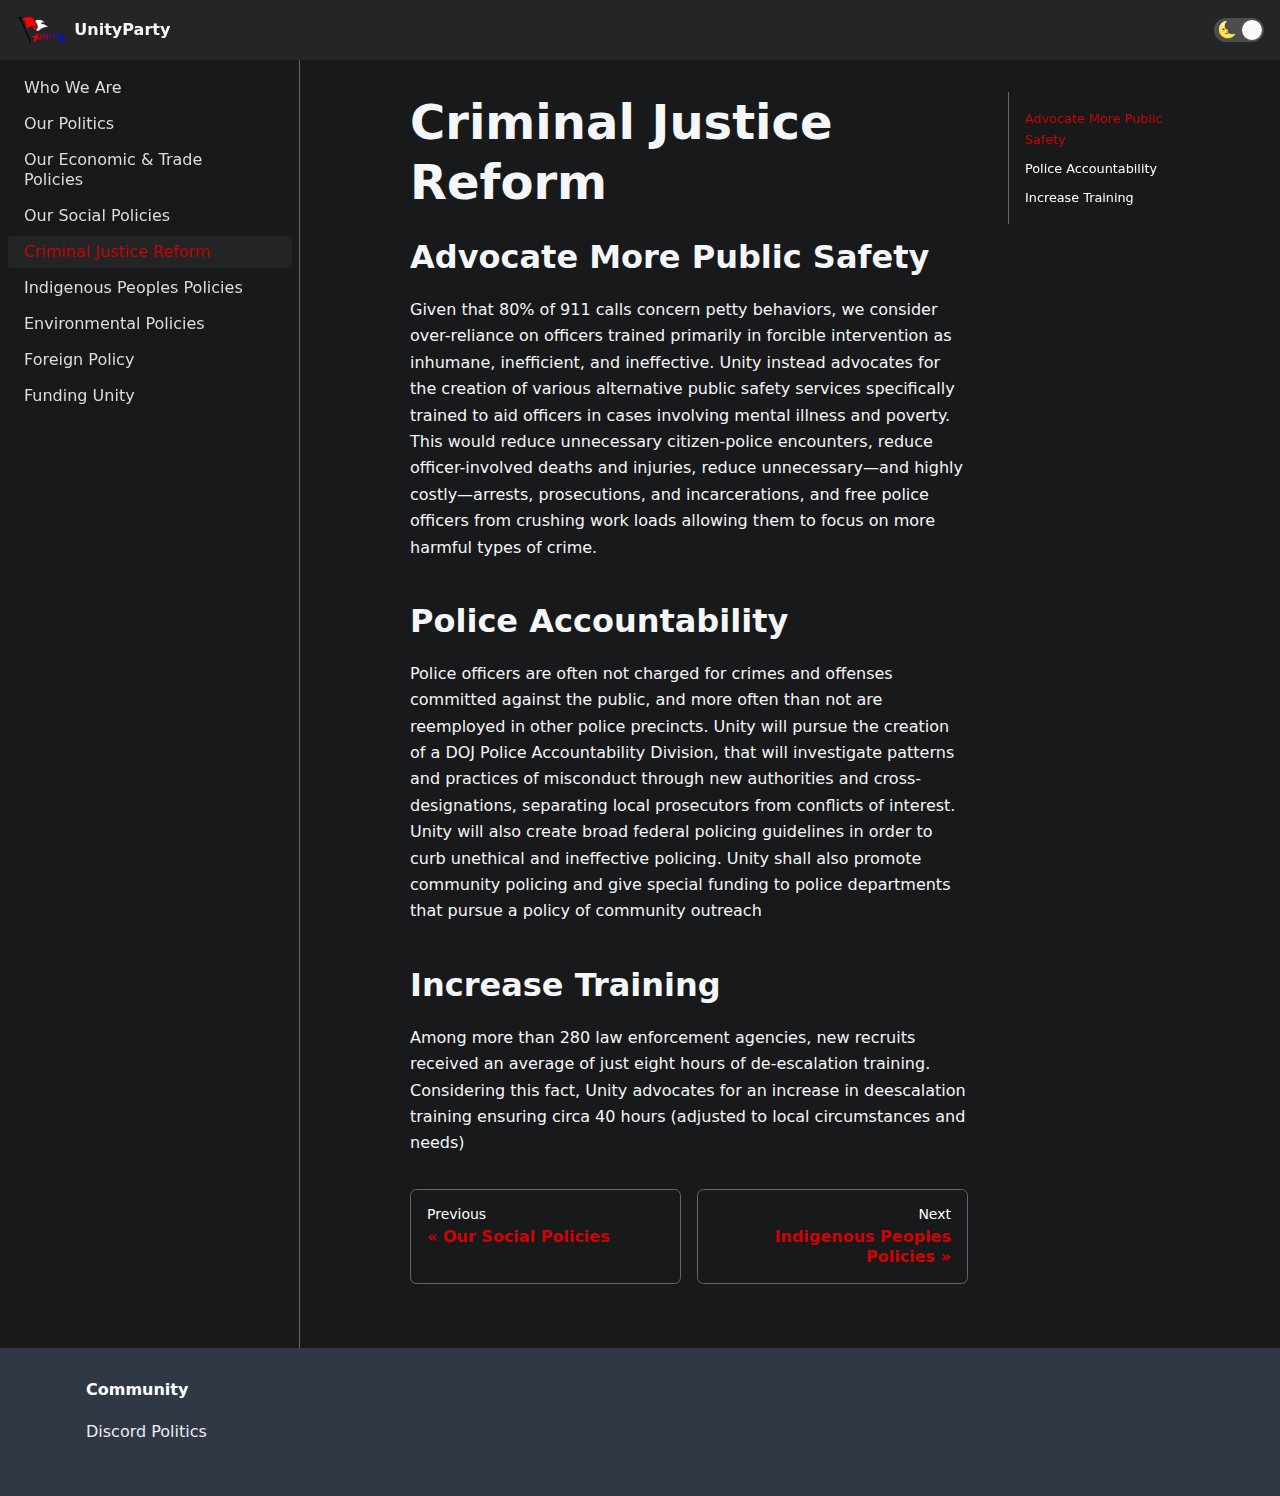
<file: docs/criminaljustice/index.html>
<!doctype html>
<html lang="en" dir="ltr">
<head>
<meta charset="UTF-8">
<meta name="viewport" content="width=device-width,initial-scale=1">
<meta name="generator" content="Docusaurus v2.0.0-beta.0">
<link rel="alternate" type="application/rss+xml" href="/blog/rss.xml" title="The Unity Party Blog RSS Feed">
<link rel="alternate" type="application/atom+xml" href="/blog/atom.xml" title="The Unity Party Blog Atom Feed"><title data-react-helmet="true">Criminal Justice Reform | The Unity Party</title><meta data-react-helmet="true" property="og:url" content="https://unityparty.xyz/docs/criminaljustice"><meta data-react-helmet="true" name="docusaurus_locale" content="en"><meta data-react-helmet="true" name="docusaurus_version" content="current"><meta data-react-helmet="true" name="docusaurus_tag" content="docs-default-current"><meta data-react-helmet="true" property="og:title" content="Criminal Justice Reform | The Unity Party"><meta data-react-helmet="true" name="description" content="Advocate More Public Safety"><meta data-react-helmet="true" property="og:description" content="Advocate More Public Safety"><meta data-react-helmet="true" property="og:image" content="https://unityparty.xyz/img/logo.png"><meta data-react-helmet="true" name="twitter:image" content="https://unityparty.xyz/img/logo.png"><meta data-react-helmet="true" name="twitter:card" content="summary_large_image"><link data-react-helmet="true" rel="shortcut icon" href="/img/favicon.ico"><link data-react-helmet="true" rel="canonical" href="https://unityparty.xyz/docs/criminaljustice"><link data-react-helmet="true" rel="alternate" href="https://unityparty.xyz/docs/criminaljustice" hreflang="en"><link data-react-helmet="true" rel="alternate" href="https://unityparty.xyz/docs/criminaljustice" hreflang="x-default"><link rel="stylesheet" href="/assets/css/styles.378023a0.css">
<link rel="preload" href="/assets/js/runtime~main.4ae4419f.js" as="script">
<link rel="preload" href="/assets/js/main.cc423ca6.js" as="script">
</head>
<body>
<script>!function(){function t(t){document.documentElement.setAttribute("data-theme",t)}var e=function(){var t=null;try{t=localStorage.getItem("theme")}catch(t){}return t}();t(null!==e?e:"dark")}()</script><div id="__docusaurus">
<div><a href="#main" class="skipToContent_1oUP">Skip to main content</a></div><nav class="navbar navbar--fixed-top"><div class="navbar__inner"><div class="navbar__items"><a class="navbar__brand" href="/"><img src="/img/logo.png" alt="UPLogo" class="themedImage_1VuW themedImage--light_3UqQ navbar__logo"><img src="/img/logo.png" alt="UPLogo" class="themedImage_1VuW themedImage--dark_hz6m navbar__logo"><strong class="navbar__title">UnityParty</strong></a></div><div class="navbar__items navbar__items--right"><div class="react-toggle displayOnlyInLargeViewport_GrZ2 react-toggle--checked react-toggle--disabled" role="button" tabindex="-1"><div class="react-toggle-track"><div class="react-toggle-track-check"><span class="toggle_71bT">🌜</span></div><div class="react-toggle-track-x"><span class="toggle_71bT">🌞</span></div></div><div class="react-toggle-thumb"></div><input type="checkbox" checked="" class="react-toggle-screenreader-only" aria-label="Switch between dark and light mode"></div></div></div><div role="presentation" class="navbar-sidebar__backdrop"></div><div class="navbar-sidebar"><div class="navbar-sidebar__brand"><a class="navbar__brand" href="/"><img src="/img/logo.png" alt="UPLogo" class="themedImage_1VuW themedImage--light_3UqQ navbar__logo"><img src="/img/logo.png" alt="UPLogo" class="themedImage_1VuW themedImage--dark_hz6m navbar__logo"><strong class="navbar__title">UnityParty</strong></a></div><div class="navbar-sidebar__items"><div class="menu"><ul class="menu__list"></ul></div></div></div></nav><div class="main-wrapper docs-wrapper doc-page"><div class="docPage_31aa"><div class="docSidebarContainer_3Kbt" role="complementary"><div class="sidebar_15mo"><div class="menu menu--responsive thin-scrollbar menu_Bmed"><button aria-label="Open menu" aria-haspopup="true" class="button button--secondary button--sm menu__button" type="button"><svg aria-label="Menu" class="sidebarMenuIcon_fgN0" width="24" height="24" viewBox="0 0 30 30" role="img" focusable="false"><title>Menu</title><path stroke="currentColor" stroke-linecap="round" stroke-miterlimit="10" stroke-width="2" d="M4 7h22M4 15h22M4 23h22"></path></svg></button><ul class="menu__list"><li class="menu__list-item"><a class="menu__link" href="/docs/intro">Who We Are</a></li><li class="menu__list-item"><a class="menu__link" href="/docs/politics">Our Politics</a></li><li class="menu__list-item"><a class="menu__link" href="/docs/economicstrade">Our Economic &amp; Trade Policies</a></li><li class="menu__list-item"><a class="menu__link" href="/docs/socialpolicy">Our Social Policies</a></li><li class="menu__list-item"><a aria-current="page" class="menu__link menu__link--active active" href="/docs/criminaljustice">Criminal Justice Reform</a></li><li class="menu__list-item"><a class="menu__link" href="/docs/indigenouspeoplepolicies">Indigenous Peoples Policies</a></li><li class="menu__list-item"><a class="menu__link" href="/docs/environmentalpolicies">Environmental Policies</a></li><li class="menu__list-item"><a class="menu__link" href="/docs/foreignpolicy">Foreign Policy</a></li><li class="menu__list-item"><a class="menu__link" href="/docs/howunitypays">Funding Unity</a></li></ul></div></div></div><main class="docMainContainer_3ufF"><div class="container padding-vert--lg docItemWrapper_3FMP"><div class="row"><div class="col docItemCol_3FnS"><div class="docItemContainer_33ec"><article><header><h1 class="docTitle_3a4h">Criminal Justice Reform</h1></header><div class="markdown"><h2><a aria-hidden="true" tabindex="-1" class="anchor enhancedAnchor_2LWZ" id="advocate-more-public-safety"></a>Advocate More Public Safety<a class="hash-link" href="#advocate-more-public-safety" title="Direct link to heading">#</a></h2><p>Given that 80% of 911 calls concern petty behaviors, we consider over-reliance on officers trained primarily in forcible intervention as inhumane, inefficient, and ineffective. Unity instead advocates for the creation of various alternative public safety services specifically trained to aid officers in cases involving mental illness and poverty. This would reduce unnecessary citizen-police encounters, reduce officer-involved deaths and injuries, reduce unnecessary—and highly costly—arrests, prosecutions, and incarcerations, and free police officers from crushing work loads allowing them to focus on more harmful types of crime.</p><h2><a aria-hidden="true" tabindex="-1" class="anchor enhancedAnchor_2LWZ" id="police-accountability"></a>Police Accountability<a class="hash-link" href="#police-accountability" title="Direct link to heading">#</a></h2><p>Police officers are often not charged for crimes and offenses committed against the public, and more often than not are reemployed in other police precincts. Unity will pursue the creation of a DOJ Police Accountability Division, that will investigate patterns and practices of misconduct through new authorities and cross-designations, separating local prosecutors from conflicts of interest. Unity will also create broad federal policing guidelines in order to curb unethical and ineffective policing. Unity shall also promote community policing and give special funding to police departments that pursue a policy of community outreach</p><h2><a aria-hidden="true" tabindex="-1" class="anchor enhancedAnchor_2LWZ" id="increase-training"></a>Increase Training<a class="hash-link" href="#increase-training" title="Direct link to heading">#</a></h2><p>Among more than 280 law enforcement agencies, new recruits received an average of just eight hours of de-escalation training. Considering this fact, Unity advocates for an increase in deescalation training ensuring circa 40 hours (adjusted to local circumstances and needs)</p></div></article><div class="margin-vert--lg"><nav class="pagination-nav" aria-label="Docs pages navigation"><div class="pagination-nav__item"><a class="pagination-nav__link" href="/docs/socialpolicy"><div class="pagination-nav__sublabel">Previous</div><div class="pagination-nav__label">« Our Social Policies</div></a></div><div class="pagination-nav__item pagination-nav__item--next"><a class="pagination-nav__link" href="/docs/indigenouspeoplepolicies"><div class="pagination-nav__sublabel">Next</div><div class="pagination-nav__label">Indigenous Peoples Policies »</div></a></div></nav></div></div></div><div class="col col--3"><div class="tableOfContents_35-E thin-scrollbar"><ul class="table-of-contents table-of-contents__left-border"><li><a href="#advocate-more-public-safety" class="table-of-contents__link">Advocate More Public Safety</a></li><li><a href="#police-accountability" class="table-of-contents__link">Police Accountability</a></li><li><a href="#increase-training" class="table-of-contents__link">Increase Training</a></li></ul></div></div></div></div></main></div></div><footer class="footer footer--dark"><div class="container"><div class="row footer__links"><div class="col footer__col"><h4 class="footer__title">Community</h4><ul class="footer__items"><li class="footer__item"><a href="https://discord.gg/dp-atlantica" target="_blank" rel="noopener noreferrer" class="footer__link-item">Discord Politics</a></li></ul></div></div><div class="footer__bottom text--center"></div></div></footer></div>
<script src="/assets/js/runtime~main.4ae4419f.js"></script>
<script src="/assets/js/main.cc423ca6.js"></script>
</body>
</html>
</file>
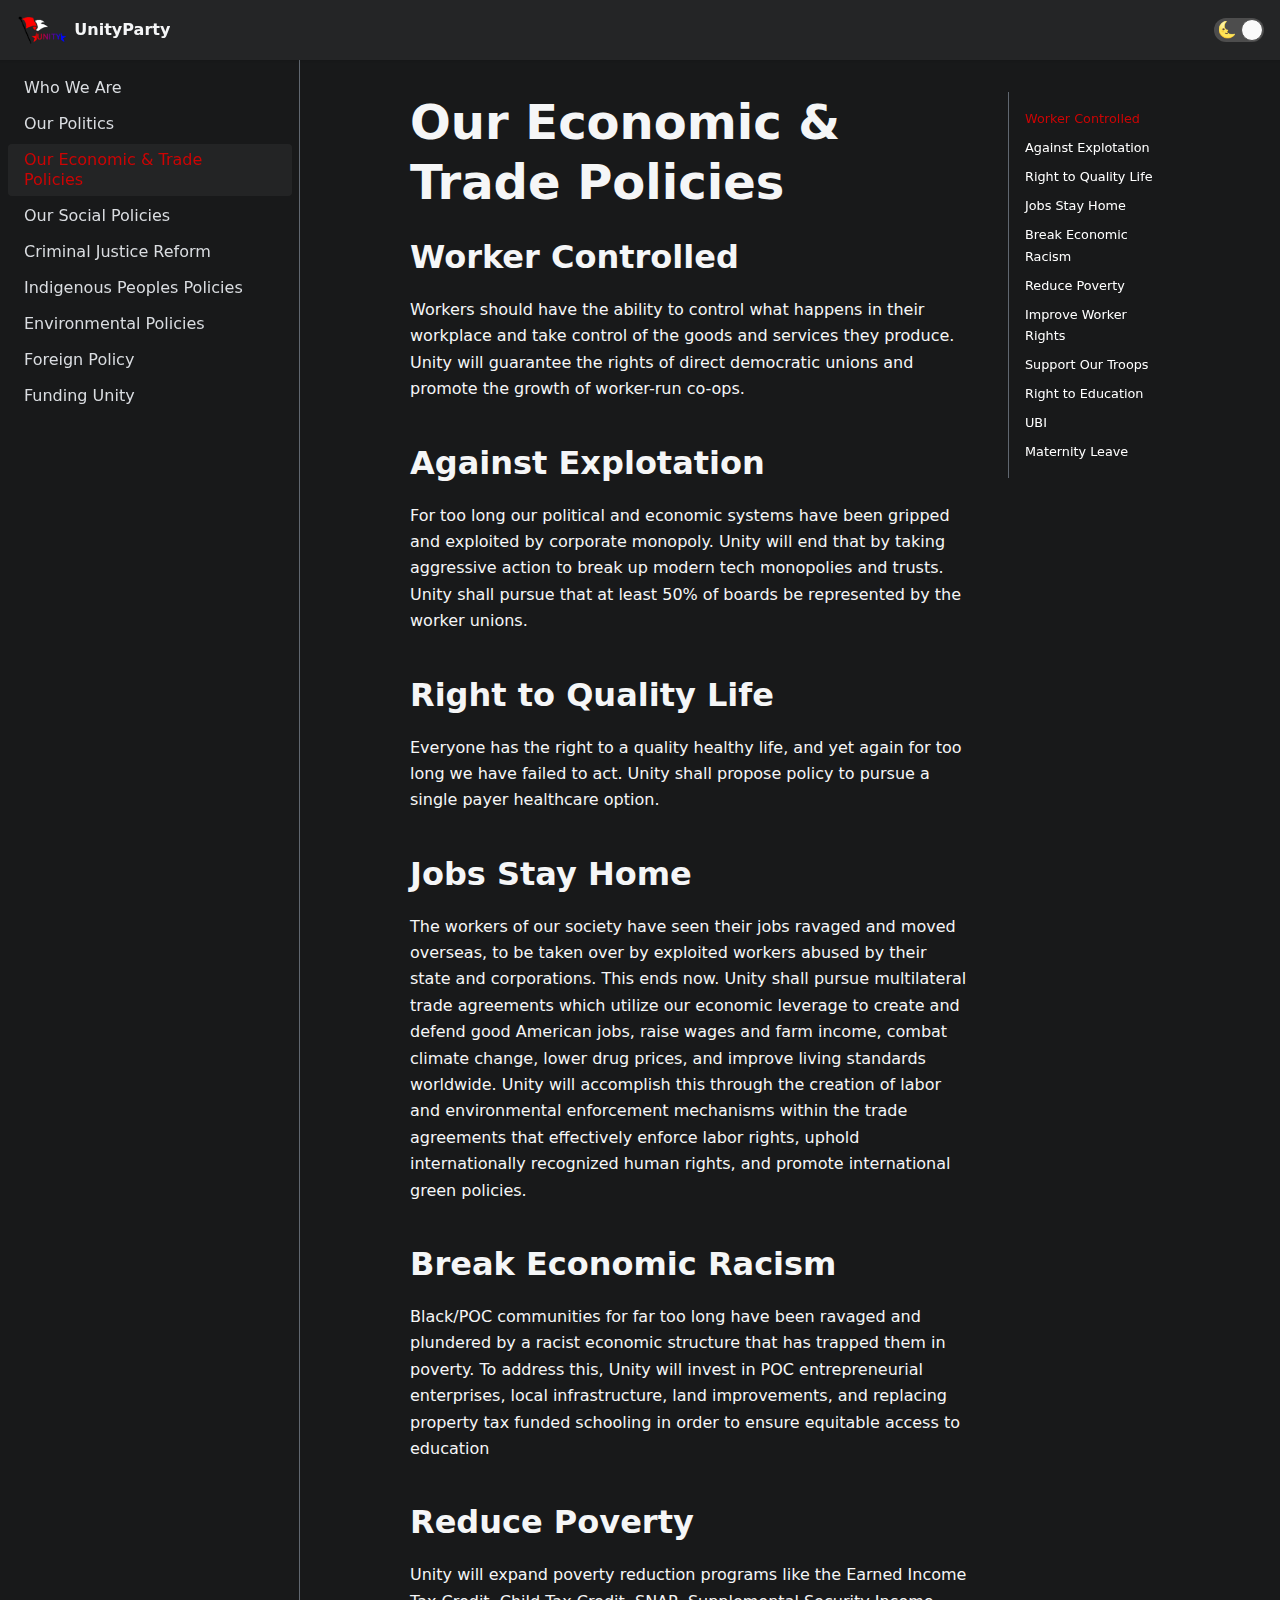
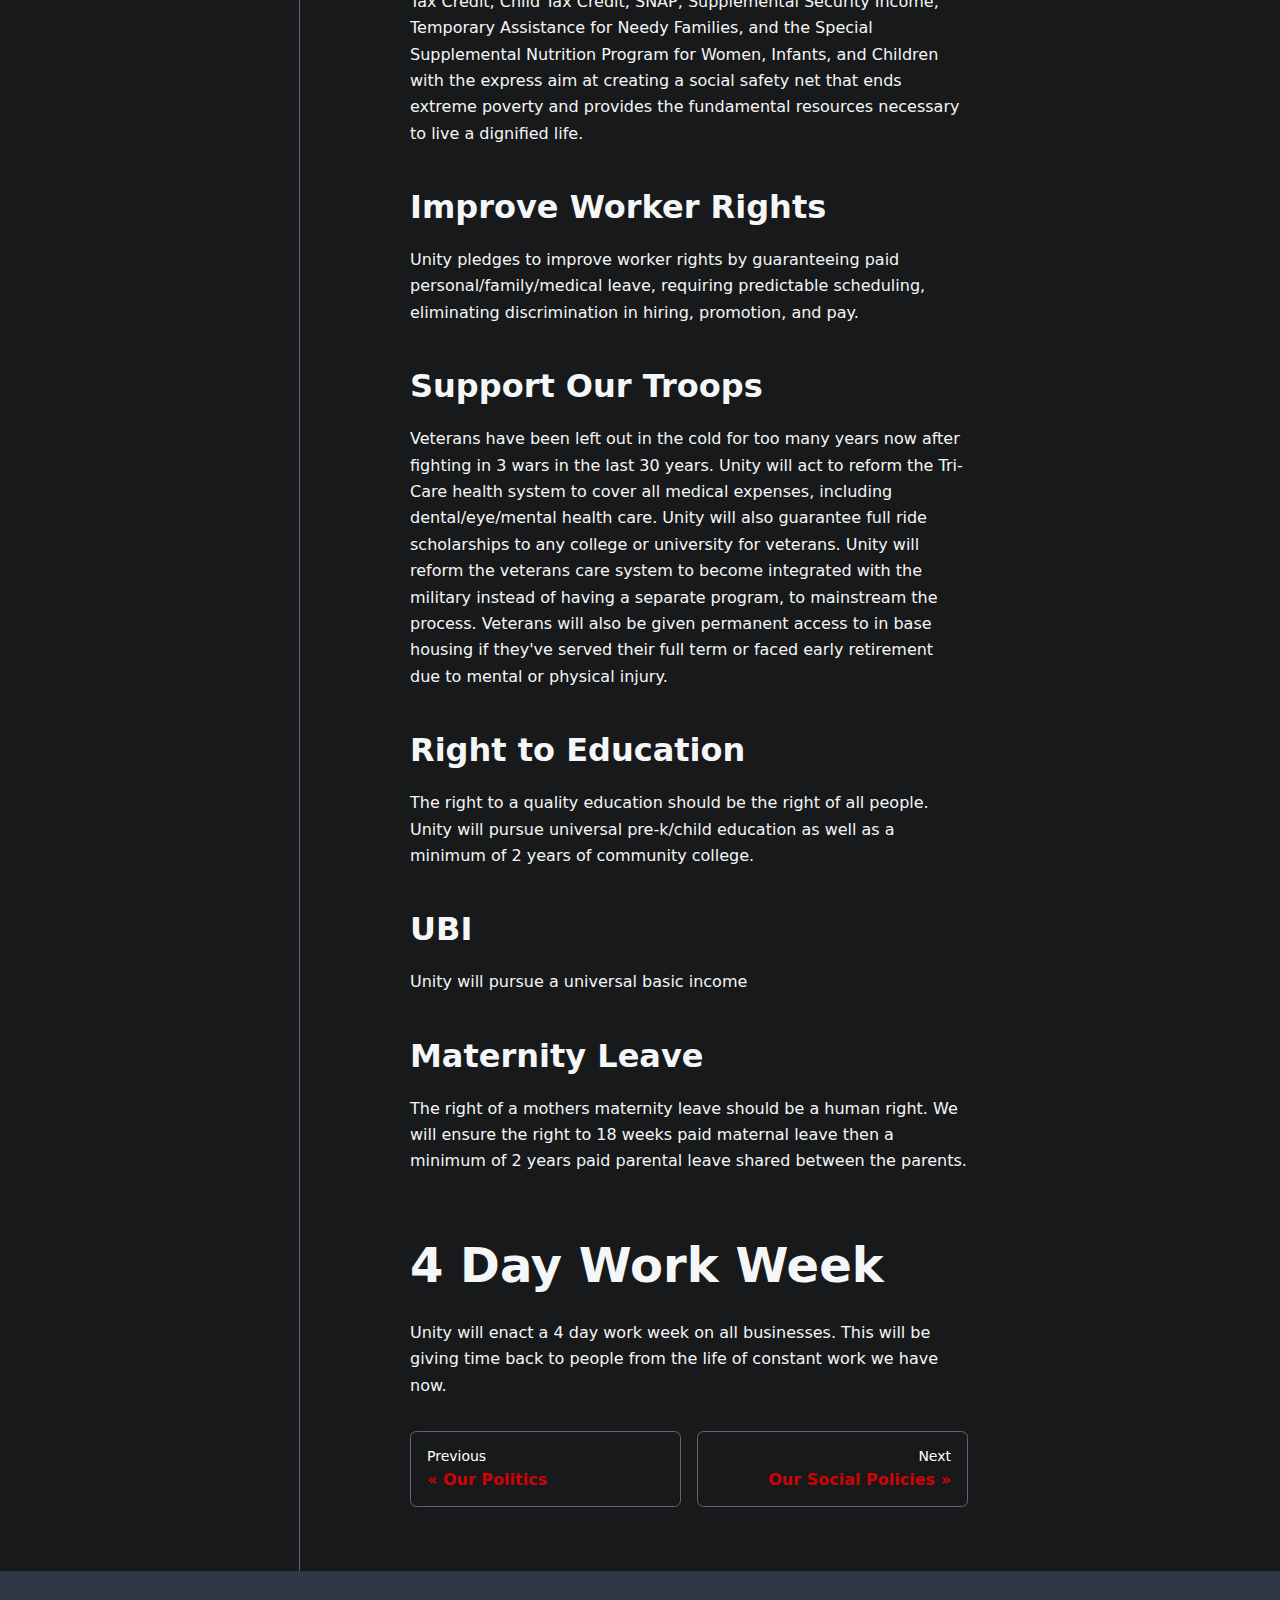
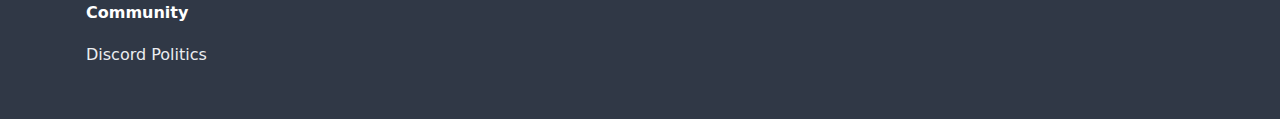
<file: docs/economicstrade/index.html>
<!doctype html>
<html lang="en" dir="ltr">
<head>
<meta charset="UTF-8">
<meta name="viewport" content="width=device-width,initial-scale=1">
<meta name="generator" content="Docusaurus v2.0.0-beta.0">
<link rel="alternate" type="application/rss+xml" href="/blog/rss.xml" title="The Unity Party Blog RSS Feed">
<link rel="alternate" type="application/atom+xml" href="/blog/atom.xml" title="The Unity Party Blog Atom Feed"><title data-react-helmet="true">Our Economic &amp; Trade Policies | The Unity Party</title><meta data-react-helmet="true" property="og:url" content="https://unityparty.xyz/docs/economicstrade"><meta data-react-helmet="true" name="docusaurus_locale" content="en"><meta data-react-helmet="true" name="docusaurus_version" content="current"><meta data-react-helmet="true" name="docusaurus_tag" content="docs-default-current"><meta data-react-helmet="true" property="og:title" content="Our Economic &amp; Trade Policies | The Unity Party"><meta data-react-helmet="true" name="description" content="Worker Controlled"><meta data-react-helmet="true" property="og:description" content="Worker Controlled"><meta data-react-helmet="true" property="og:image" content="https://unityparty.xyz/img/logo.png"><meta data-react-helmet="true" name="twitter:image" content="https://unityparty.xyz/img/logo.png"><meta data-react-helmet="true" name="twitter:card" content="summary_large_image"><link data-react-helmet="true" rel="shortcut icon" href="/img/favicon.ico"><link data-react-helmet="true" rel="canonical" href="https://unityparty.xyz/docs/economicstrade"><link data-react-helmet="true" rel="alternate" href="https://unityparty.xyz/docs/economicstrade" hreflang="en"><link data-react-helmet="true" rel="alternate" href="https://unityparty.xyz/docs/economicstrade" hreflang="x-default"><link rel="stylesheet" href="/assets/css/styles.378023a0.css">
<link rel="preload" href="/assets/js/runtime~main.4ae4419f.js" as="script">
<link rel="preload" href="/assets/js/main.cc423ca6.js" as="script">
</head>
<body>
<script>!function(){function t(t){document.documentElement.setAttribute("data-theme",t)}var e=function(){var t=null;try{t=localStorage.getItem("theme")}catch(t){}return t}();t(null!==e?e:"dark")}()</script><div id="__docusaurus">
<div><a href="#main" class="skipToContent_1oUP">Skip to main content</a></div><nav class="navbar navbar--fixed-top"><div class="navbar__inner"><div class="navbar__items"><a class="navbar__brand" href="/"><img src="/img/logo.png" alt="UPLogo" class="themedImage_1VuW themedImage--light_3UqQ navbar__logo"><img src="/img/logo.png" alt="UPLogo" class="themedImage_1VuW themedImage--dark_hz6m navbar__logo"><strong class="navbar__title">UnityParty</strong></a></div><div class="navbar__items navbar__items--right"><div class="react-toggle displayOnlyInLargeViewport_GrZ2 react-toggle--checked react-toggle--disabled" role="button" tabindex="-1"><div class="react-toggle-track"><div class="react-toggle-track-check"><span class="toggle_71bT">🌜</span></div><div class="react-toggle-track-x"><span class="toggle_71bT">🌞</span></div></div><div class="react-toggle-thumb"></div><input type="checkbox" checked="" class="react-toggle-screenreader-only" aria-label="Switch between dark and light mode"></div></div></div><div role="presentation" class="navbar-sidebar__backdrop"></div><div class="navbar-sidebar"><div class="navbar-sidebar__brand"><a class="navbar__brand" href="/"><img src="/img/logo.png" alt="UPLogo" class="themedImage_1VuW themedImage--light_3UqQ navbar__logo"><img src="/img/logo.png" alt="UPLogo" class="themedImage_1VuW themedImage--dark_hz6m navbar__logo"><strong class="navbar__title">UnityParty</strong></a></div><div class="navbar-sidebar__items"><div class="menu"><ul class="menu__list"></ul></div></div></div></nav><div class="main-wrapper docs-wrapper doc-page"><div class="docPage_31aa"><div class="docSidebarContainer_3Kbt" role="complementary"><div class="sidebar_15mo"><div class="menu menu--responsive thin-scrollbar menu_Bmed"><button aria-label="Open menu" aria-haspopup="true" class="button button--secondary button--sm menu__button" type="button"><svg aria-label="Menu" class="sidebarMenuIcon_fgN0" width="24" height="24" viewBox="0 0 30 30" role="img" focusable="false"><title>Menu</title><path stroke="currentColor" stroke-linecap="round" stroke-miterlimit="10" stroke-width="2" d="M4 7h22M4 15h22M4 23h22"></path></svg></button><ul class="menu__list"><li class="menu__list-item"><a class="menu__link" href="/docs/intro">Who We Are</a></li><li class="menu__list-item"><a class="menu__link" href="/docs/politics">Our Politics</a></li><li class="menu__list-item"><a aria-current="page" class="menu__link menu__link--active active" href="/docs/economicstrade">Our Economic &amp; Trade Policies</a></li><li class="menu__list-item"><a class="menu__link" href="/docs/socialpolicy">Our Social Policies</a></li><li class="menu__list-item"><a class="menu__link" href="/docs/criminaljustice">Criminal Justice Reform</a></li><li class="menu__list-item"><a class="menu__link" href="/docs/indigenouspeoplepolicies">Indigenous Peoples Policies</a></li><li class="menu__list-item"><a class="menu__link" href="/docs/environmentalpolicies">Environmental Policies</a></li><li class="menu__list-item"><a class="menu__link" href="/docs/foreignpolicy">Foreign Policy</a></li><li class="menu__list-item"><a class="menu__link" href="/docs/howunitypays">Funding Unity</a></li></ul></div></div></div><main class="docMainContainer_3ufF"><div class="container padding-vert--lg docItemWrapper_3FMP"><div class="row"><div class="col docItemCol_3FnS"><div class="docItemContainer_33ec"><article><header><h1 class="docTitle_3a4h">Our Economic &amp; Trade Policies</h1></header><div class="markdown"><h2><a aria-hidden="true" tabindex="-1" class="anchor enhancedAnchor_2LWZ" id="worker-controlled"></a>Worker Controlled<a class="hash-link" href="#worker-controlled" title="Direct link to heading">#</a></h2><p>Workers should have the ability to control what happens in their workplace and take control of the goods and services they produce. Unity will guarantee the rights of direct democratic unions and promote the growth of worker-run co-ops.</p><h2><a aria-hidden="true" tabindex="-1" class="anchor enhancedAnchor_2LWZ" id="against-explotation"></a>Against Explotation<a class="hash-link" href="#against-explotation" title="Direct link to heading">#</a></h2><p>For too long our political and economic systems have been gripped and exploited by corporate monopoly. Unity will end that by taking aggressive action to break up modern tech monopolies and trusts. Unity shall pursue that at least 50% of boards be represented by the worker unions.</p><h2><a aria-hidden="true" tabindex="-1" class="anchor enhancedAnchor_2LWZ" id="right-to-quality-life"></a>Right to Quality Life<a class="hash-link" href="#right-to-quality-life" title="Direct link to heading">#</a></h2><p>Everyone has the right to a quality healthy life, and yet again for too long we have failed to act. Unity shall propose policy to pursue a single payer healthcare option.</p><h2><a aria-hidden="true" tabindex="-1" class="anchor enhancedAnchor_2LWZ" id="jobs-stay-home"></a>Jobs Stay Home<a class="hash-link" href="#jobs-stay-home" title="Direct link to heading">#</a></h2><p>The workers of our society have seen their jobs ravaged and moved overseas, to be taken over by exploited workers abused by their state and corporations. This ends now. Unity shall pursue multilateral trade agreements which utilize our economic leverage to create and defend good American jobs, raise wages and farm income, combat climate change, lower drug prices, and improve living standards worldwide. Unity will accomplish this through the creation of labor and environmental enforcement mechanisms within the trade agreements that effectively enforce labor rights, uphold internationally recognized human rights, and promote international green policies.</p><h2><a aria-hidden="true" tabindex="-1" class="anchor enhancedAnchor_2LWZ" id="break-economic-racism"></a>Break Economic Racism<a class="hash-link" href="#break-economic-racism" title="Direct link to heading">#</a></h2><p>Black/POC communities for far too long have been ravaged and plundered by a racist economic structure that has trapped them in poverty. To address this, Unity will invest in POC entrepreneurial enterprises, local infrastructure, land improvements, and replacing property tax funded schooling in order to ensure equitable access to education</p><h2><a aria-hidden="true" tabindex="-1" class="anchor enhancedAnchor_2LWZ" id="reduce-poverty"></a>Reduce Poverty<a class="hash-link" href="#reduce-poverty" title="Direct link to heading">#</a></h2><p>Unity will expand poverty reduction programs like the Earned Income Tax Credit, Child Tax Credit, SNAP, Supplemental Security Income, Temporary Assistance for Needy Families, and the Special Supplemental Nutrition Program for Women, Infants, and Children with the express aim at creating a social safety net that ends extreme poverty and provides the fundamental resources necessary to live a dignified life.</p><h2><a aria-hidden="true" tabindex="-1" class="anchor enhancedAnchor_2LWZ" id="improve-worker-rights"></a>Improve Worker Rights<a class="hash-link" href="#improve-worker-rights" title="Direct link to heading">#</a></h2><p>Unity pledges to improve worker rights by guaranteeing paid personal/family/medical leave, requiring predictable scheduling, eliminating discrimination in hiring, promotion, and pay.</p><h2><a aria-hidden="true" tabindex="-1" class="anchor enhancedAnchor_2LWZ" id="support-our-troops"></a>Support Our Troops<a class="hash-link" href="#support-our-troops" title="Direct link to heading">#</a></h2><p>Veterans have been left out in the cold for too many years now after fighting in 3 wars in the last 30 years. Unity will act to reform the Tri-Care health system to cover all medical expenses, including dental/eye/mental health care. Unity will also guarantee full ride scholarships to any college or university for veterans. Unity will reform the veterans care system to become integrated with the military instead of having a separate program, to mainstream the process. Veterans will also be given permanent access to in base housing if they&#x27;ve served their full term or faced early retirement due to mental or physical injury.</p><h2><a aria-hidden="true" tabindex="-1" class="anchor enhancedAnchor_2LWZ" id="right-to-education"></a>Right to Education<a class="hash-link" href="#right-to-education" title="Direct link to heading">#</a></h2><p>The right to a quality education should be the right of all people. Unity will pursue universal pre-k/child education as well as a minimum of 2 years of community college.</p><h2><a aria-hidden="true" tabindex="-1" class="anchor enhancedAnchor_2LWZ" id="ubi"></a>UBI<a class="hash-link" href="#ubi" title="Direct link to heading">#</a></h2><p>Unity will pursue a universal basic income</p><h2><a aria-hidden="true" tabindex="-1" class="anchor enhancedAnchor_2LWZ" id="maternity-leave"></a>Maternity Leave<a class="hash-link" href="#maternity-leave" title="Direct link to heading">#</a></h2><p>The right of a mothers maternity leave should be a human right. We will ensure the right to 18 weeks paid maternal leave then a minimum of 2 years paid parental leave shared between the parents.</p><h1><a aria-hidden="true" tabindex="-1" class="anchor enhancedAnchor_2LWZ" id="4-day-work-week"></a>4 Day Work Week<a class="hash-link" href="#4-day-work-week" title="Direct link to heading">#</a></h1><p>Unity will enact a 4 day work week on all businesses. This will be giving time back to people from the life of constant work we have now.</p></div></article><div class="margin-vert--lg"><nav class="pagination-nav" aria-label="Docs pages navigation"><div class="pagination-nav__item"><a class="pagination-nav__link" href="/docs/politics"><div class="pagination-nav__sublabel">Previous</div><div class="pagination-nav__label">« Our Politics</div></a></div><div class="pagination-nav__item pagination-nav__item--next"><a class="pagination-nav__link" href="/docs/socialpolicy"><div class="pagination-nav__sublabel">Next</div><div class="pagination-nav__label">Our Social Policies »</div></a></div></nav></div></div></div><div class="col col--3"><div class="tableOfContents_35-E thin-scrollbar"><ul class="table-of-contents table-of-contents__left-border"><li><a href="#worker-controlled" class="table-of-contents__link">Worker Controlled</a></li><li><a href="#against-explotation" class="table-of-contents__link">Against Explotation</a></li><li><a href="#right-to-quality-life" class="table-of-contents__link">Right to Quality Life</a></li><li><a href="#jobs-stay-home" class="table-of-contents__link">Jobs Stay Home</a></li><li><a href="#break-economic-racism" class="table-of-contents__link">Break Economic Racism</a></li><li><a href="#reduce-poverty" class="table-of-contents__link">Reduce Poverty</a></li><li><a href="#improve-worker-rights" class="table-of-contents__link">Improve Worker Rights</a></li><li><a href="#support-our-troops" class="table-of-contents__link">Support Our Troops</a></li><li><a href="#right-to-education" class="table-of-contents__link">Right to Education</a></li><li><a href="#ubi" class="table-of-contents__link">UBI</a></li><li><a href="#maternity-leave" class="table-of-contents__link">Maternity Leave</a></li></ul></div></div></div></div></main></div></div><footer class="footer footer--dark"><div class="container"><div class="row footer__links"><div class="col footer__col"><h4 class="footer__title">Community</h4><ul class="footer__items"><li class="footer__item"><a href="https://discord.gg/dp-atlantica" target="_blank" rel="noopener noreferrer" class="footer__link-item">Discord Politics</a></li></ul></div></div><div class="footer__bottom text--center"></div></div></footer></div>
<script src="/assets/js/runtime~main.4ae4419f.js"></script>
<script src="/assets/js/main.cc423ca6.js"></script>
</body>
</html>
</file>
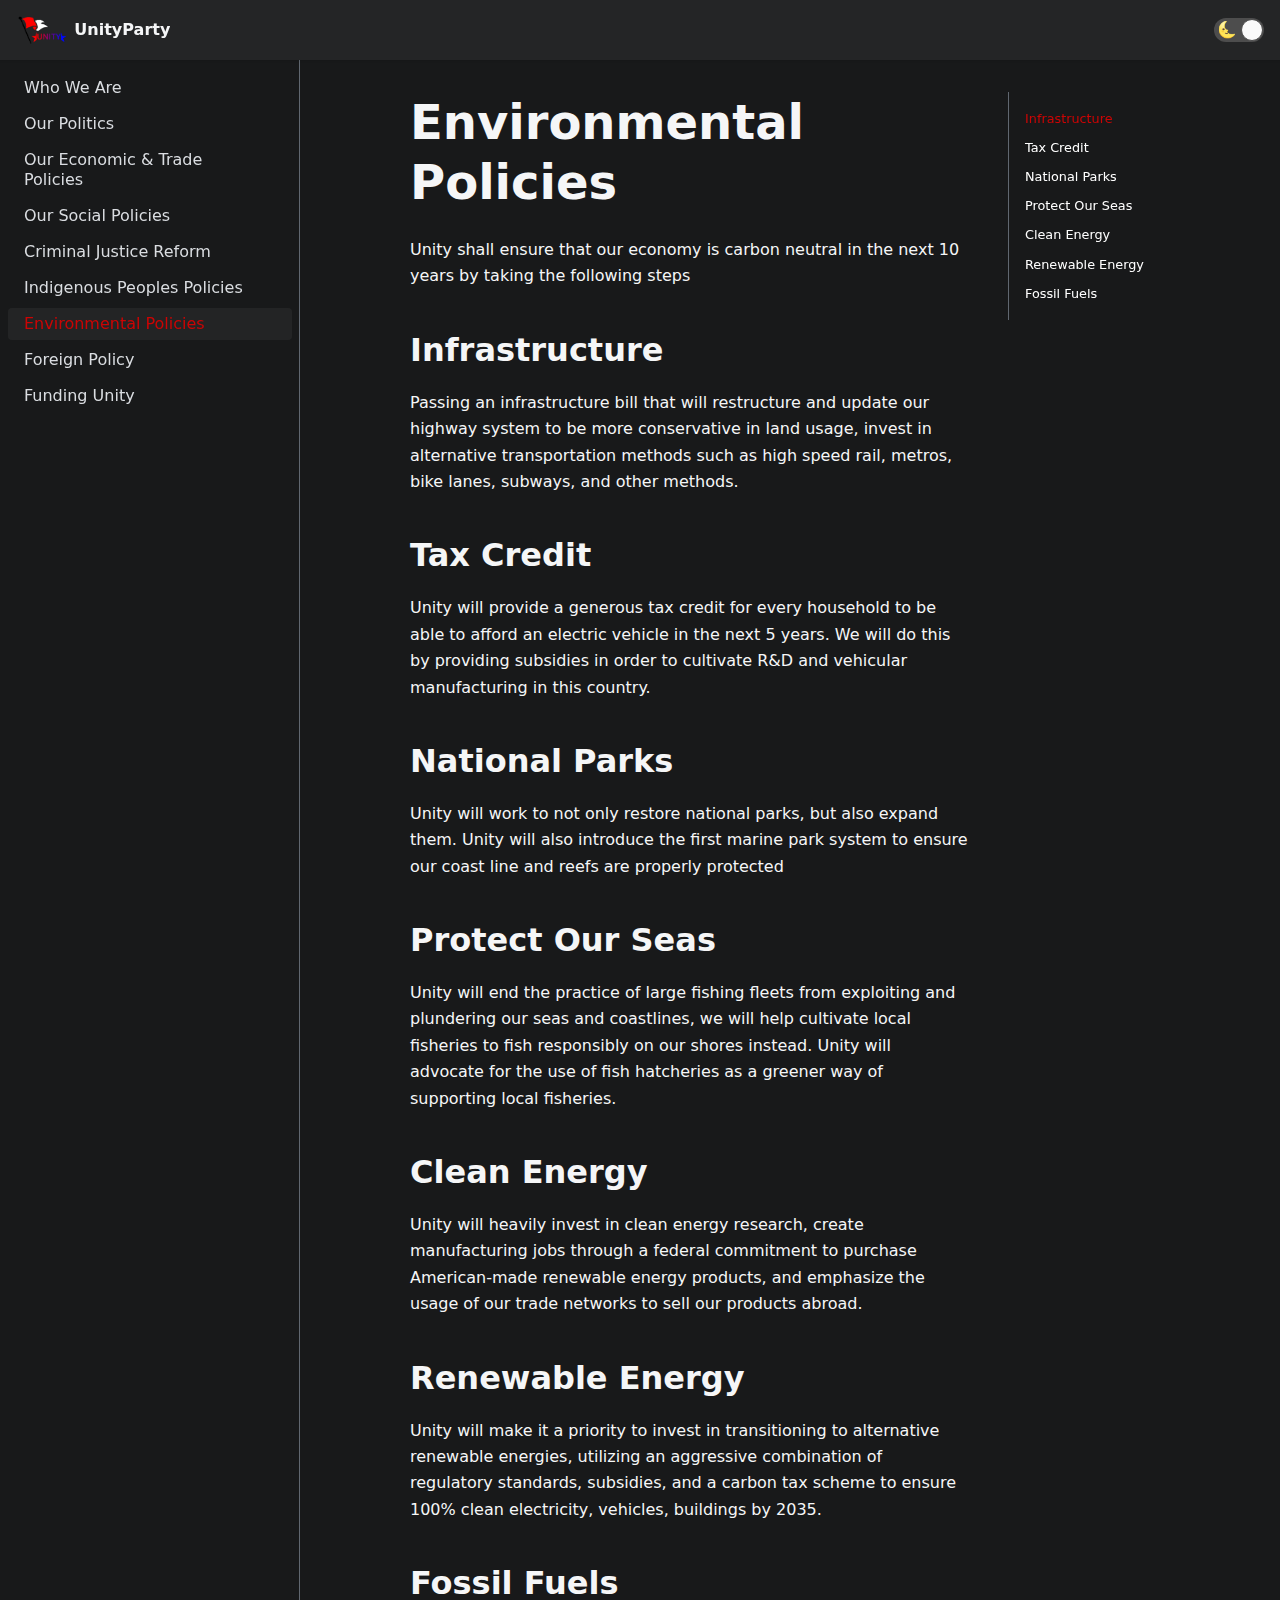
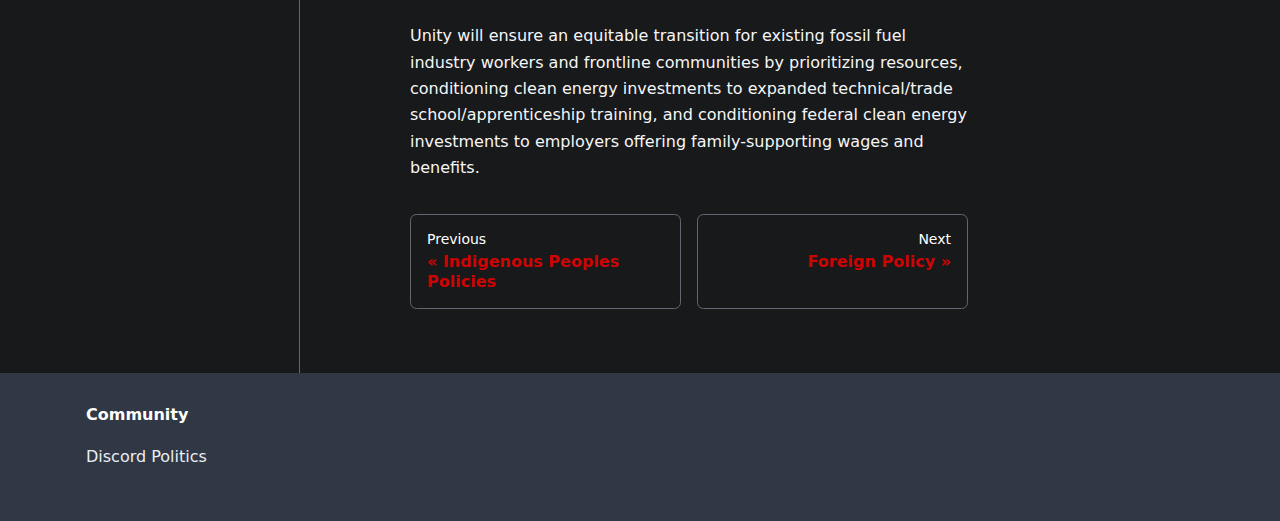
<file: docs/environmentalpolicies/index.html>
<!doctype html>
<html lang="en" dir="ltr">
<head>
<meta charset="UTF-8">
<meta name="viewport" content="width=device-width,initial-scale=1">
<meta name="generator" content="Docusaurus v2.0.0-beta.0">
<link rel="alternate" type="application/rss+xml" href="/blog/rss.xml" title="The Unity Party Blog RSS Feed">
<link rel="alternate" type="application/atom+xml" href="/blog/atom.xml" title="The Unity Party Blog Atom Feed"><title data-react-helmet="true">Environmental Policies | The Unity Party</title><meta data-react-helmet="true" property="og:url" content="https://unityparty.xyz/docs/environmentalpolicies"><meta data-react-helmet="true" name="docusaurus_locale" content="en"><meta data-react-helmet="true" name="docusaurus_version" content="current"><meta data-react-helmet="true" name="docusaurus_tag" content="docs-default-current"><meta data-react-helmet="true" property="og:title" content="Environmental Policies | The Unity Party"><meta data-react-helmet="true" name="description" content="Unity shall ensure that our economy is carbon neutral in the next 10 years by taking the following steps"><meta data-react-helmet="true" property="og:description" content="Unity shall ensure that our economy is carbon neutral in the next 10 years by taking the following steps"><meta data-react-helmet="true" property="og:image" content="https://unityparty.xyz/img/logo.png"><meta data-react-helmet="true" name="twitter:image" content="https://unityparty.xyz/img/logo.png"><meta data-react-helmet="true" name="twitter:card" content="summary_large_image"><link data-react-helmet="true" rel="shortcut icon" href="/img/favicon.ico"><link data-react-helmet="true" rel="canonical" href="https://unityparty.xyz/docs/environmentalpolicies"><link data-react-helmet="true" rel="alternate" href="https://unityparty.xyz/docs/environmentalpolicies" hreflang="en"><link data-react-helmet="true" rel="alternate" href="https://unityparty.xyz/docs/environmentalpolicies" hreflang="x-default"><link rel="stylesheet" href="/assets/css/styles.378023a0.css">
<link rel="preload" href="/assets/js/runtime~main.4ae4419f.js" as="script">
<link rel="preload" href="/assets/js/main.cc423ca6.js" as="script">
</head>
<body>
<script>!function(){function t(t){document.documentElement.setAttribute("data-theme",t)}var e=function(){var t=null;try{t=localStorage.getItem("theme")}catch(t){}return t}();t(null!==e?e:"dark")}()</script><div id="__docusaurus">
<div><a href="#main" class="skipToContent_1oUP">Skip to main content</a></div><nav class="navbar navbar--fixed-top"><div class="navbar__inner"><div class="navbar__items"><a class="navbar__brand" href="/"><img src="/img/logo.png" alt="UPLogo" class="themedImage_1VuW themedImage--light_3UqQ navbar__logo"><img src="/img/logo.png" alt="UPLogo" class="themedImage_1VuW themedImage--dark_hz6m navbar__logo"><strong class="navbar__title">UnityParty</strong></a></div><div class="navbar__items navbar__items--right"><div class="react-toggle displayOnlyInLargeViewport_GrZ2 react-toggle--checked react-toggle--disabled" role="button" tabindex="-1"><div class="react-toggle-track"><div class="react-toggle-track-check"><span class="toggle_71bT">🌜</span></div><div class="react-toggle-track-x"><span class="toggle_71bT">🌞</span></div></div><div class="react-toggle-thumb"></div><input type="checkbox" checked="" class="react-toggle-screenreader-only" aria-label="Switch between dark and light mode"></div></div></div><div role="presentation" class="navbar-sidebar__backdrop"></div><div class="navbar-sidebar"><div class="navbar-sidebar__brand"><a class="navbar__brand" href="/"><img src="/img/logo.png" alt="UPLogo" class="themedImage_1VuW themedImage--light_3UqQ navbar__logo"><img src="/img/logo.png" alt="UPLogo" class="themedImage_1VuW themedImage--dark_hz6m navbar__logo"><strong class="navbar__title">UnityParty</strong></a></div><div class="navbar-sidebar__items"><div class="menu"><ul class="menu__list"></ul></div></div></div></nav><div class="main-wrapper docs-wrapper doc-page"><div class="docPage_31aa"><div class="docSidebarContainer_3Kbt" role="complementary"><div class="sidebar_15mo"><div class="menu menu--responsive thin-scrollbar menu_Bmed"><button aria-label="Open menu" aria-haspopup="true" class="button button--secondary button--sm menu__button" type="button"><svg aria-label="Menu" class="sidebarMenuIcon_fgN0" width="24" height="24" viewBox="0 0 30 30" role="img" focusable="false"><title>Menu</title><path stroke="currentColor" stroke-linecap="round" stroke-miterlimit="10" stroke-width="2" d="M4 7h22M4 15h22M4 23h22"></path></svg></button><ul class="menu__list"><li class="menu__list-item"><a class="menu__link" href="/docs/intro">Who We Are</a></li><li class="menu__list-item"><a class="menu__link" href="/docs/politics">Our Politics</a></li><li class="menu__list-item"><a class="menu__link" href="/docs/economicstrade">Our Economic &amp; Trade Policies</a></li><li class="menu__list-item"><a class="menu__link" href="/docs/socialpolicy">Our Social Policies</a></li><li class="menu__list-item"><a class="menu__link" href="/docs/criminaljustice">Criminal Justice Reform</a></li><li class="menu__list-item"><a class="menu__link" href="/docs/indigenouspeoplepolicies">Indigenous Peoples Policies</a></li><li class="menu__list-item"><a aria-current="page" class="menu__link menu__link--active active" href="/docs/environmentalpolicies">Environmental Policies</a></li><li class="menu__list-item"><a class="menu__link" href="/docs/foreignpolicy">Foreign Policy</a></li><li class="menu__list-item"><a class="menu__link" href="/docs/howunitypays">Funding Unity</a></li></ul></div></div></div><main class="docMainContainer_3ufF"><div class="container padding-vert--lg docItemWrapper_3FMP"><div class="row"><div class="col docItemCol_3FnS"><div class="docItemContainer_33ec"><article><header><h1 class="docTitle_3a4h">Environmental Policies</h1></header><div class="markdown"><p>Unity shall ensure that our economy is carbon neutral in the next 10 years by taking the following steps</p><h2><a aria-hidden="true" tabindex="-1" class="anchor enhancedAnchor_2LWZ" id="infrastructure"></a>Infrastructure<a class="hash-link" href="#infrastructure" title="Direct link to heading">#</a></h2><p>Passing an infrastructure bill that will restructure and update our highway system to be more conservative in land usage, invest in alternative transportation methods such as high speed rail, metros, bike lanes, subways, and other methods.</p><h2><a aria-hidden="true" tabindex="-1" class="anchor enhancedAnchor_2LWZ" id="tax-credit"></a>Tax Credit<a class="hash-link" href="#tax-credit" title="Direct link to heading">#</a></h2><p>Unity will provide a generous tax credit for every household to be able to afford an electric vehicle in the next 5 years. We will do this by providing subsidies in order to cultivate R&amp;D and vehicular manufacturing in this country.</p><h2><a aria-hidden="true" tabindex="-1" class="anchor enhancedAnchor_2LWZ" id="national-parks"></a>National Parks<a class="hash-link" href="#national-parks" title="Direct link to heading">#</a></h2><p>Unity will work to not only restore national parks, but also expand them. Unity will also introduce the first marine park system to ensure our coast line and reefs are properly protected</p><h2><a aria-hidden="true" tabindex="-1" class="anchor enhancedAnchor_2LWZ" id="protect-our-seas"></a>Protect Our Seas<a class="hash-link" href="#protect-our-seas" title="Direct link to heading">#</a></h2><p>Unity will end the practice of large fishing fleets from exploiting and plundering our seas and coastlines, we will help cultivate local fisheries to fish responsibly on our shores instead. Unity will advocate for the use of fish hatcheries as a greener way of supporting local fisheries.</p><h2><a aria-hidden="true" tabindex="-1" class="anchor enhancedAnchor_2LWZ" id="clean-energy"></a>Clean Energy<a class="hash-link" href="#clean-energy" title="Direct link to heading">#</a></h2><p>Unity will heavily invest in clean energy research, create manufacturing jobs through a federal commitment to purchase American-made renewable energy products, and emphasize the usage of our trade networks to sell our products abroad.</p><h2><a aria-hidden="true" tabindex="-1" class="anchor enhancedAnchor_2LWZ" id="renewable-energy"></a>Renewable Energy<a class="hash-link" href="#renewable-energy" title="Direct link to heading">#</a></h2><p>Unity will make it a priority to invest in transitioning to alternative renewable energies, utilizing an aggressive combination of regulatory standards, subsidies, and a carbon tax scheme to ensure 100% clean electricity, vehicles, buildings by 2035. </p><h2><a aria-hidden="true" tabindex="-1" class="anchor enhancedAnchor_2LWZ" id="fossil-fuels"></a>Fossil Fuels<a class="hash-link" href="#fossil-fuels" title="Direct link to heading">#</a></h2><p>Unity will ensure an equitable transition for existing fossil fuel industry workers and frontline communities by prioritizing resources, conditioning clean energy investments to expanded technical/trade school/apprenticeship training, and conditioning federal clean energy investments to employers offering family-supporting wages and benefits.</p></div></article><div class="margin-vert--lg"><nav class="pagination-nav" aria-label="Docs pages navigation"><div class="pagination-nav__item"><a class="pagination-nav__link" href="/docs/indigenouspeoplepolicies"><div class="pagination-nav__sublabel">Previous</div><div class="pagination-nav__label">« Indigenous Peoples Policies</div></a></div><div class="pagination-nav__item pagination-nav__item--next"><a class="pagination-nav__link" href="/docs/foreignpolicy"><div class="pagination-nav__sublabel">Next</div><div class="pagination-nav__label">Foreign Policy »</div></a></div></nav></div></div></div><div class="col col--3"><div class="tableOfContents_35-E thin-scrollbar"><ul class="table-of-contents table-of-contents__left-border"><li><a href="#infrastructure" class="table-of-contents__link">Infrastructure</a></li><li><a href="#tax-credit" class="table-of-contents__link">Tax Credit</a></li><li><a href="#national-parks" class="table-of-contents__link">National Parks</a></li><li><a href="#protect-our-seas" class="table-of-contents__link">Protect Our Seas</a></li><li><a href="#clean-energy" class="table-of-contents__link">Clean Energy</a></li><li><a href="#renewable-energy" class="table-of-contents__link">Renewable Energy</a></li><li><a href="#fossil-fuels" class="table-of-contents__link">Fossil Fuels</a></li></ul></div></div></div></div></main></div></div><footer class="footer footer--dark"><div class="container"><div class="row footer__links"><div class="col footer__col"><h4 class="footer__title">Community</h4><ul class="footer__items"><li class="footer__item"><a href="https://discord.gg/dp-atlantica" target="_blank" rel="noopener noreferrer" class="footer__link-item">Discord Politics</a></li></ul></div></div><div class="footer__bottom text--center"></div></div></footer></div>
<script src="/assets/js/runtime~main.4ae4419f.js"></script>
<script src="/assets/js/main.cc423ca6.js"></script>
</body>
</html>
</file>
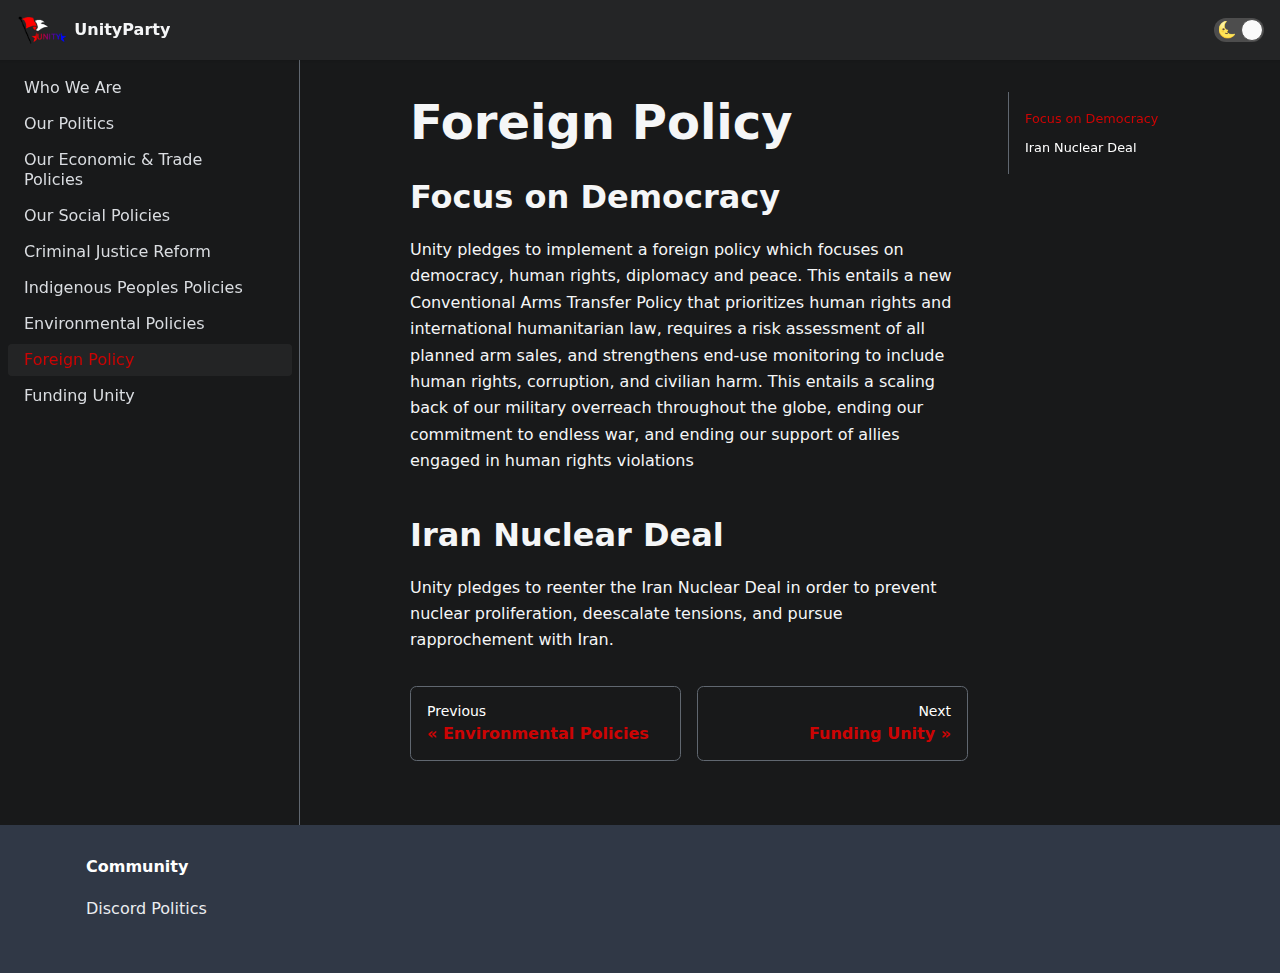
<file: docs/foreignpolicy/index.html>
<!doctype html>
<html lang="en" dir="ltr">
<head>
<meta charset="UTF-8">
<meta name="viewport" content="width=device-width,initial-scale=1">
<meta name="generator" content="Docusaurus v2.0.0-beta.0">
<link rel="alternate" type="application/rss+xml" href="/blog/rss.xml" title="The Unity Party Blog RSS Feed">
<link rel="alternate" type="application/atom+xml" href="/blog/atom.xml" title="The Unity Party Blog Atom Feed"><title data-react-helmet="true">Foreign Policy | The Unity Party</title><meta data-react-helmet="true" property="og:url" content="https://unityparty.xyz/docs/foreignpolicy"><meta data-react-helmet="true" name="docusaurus_locale" content="en"><meta data-react-helmet="true" name="docusaurus_version" content="current"><meta data-react-helmet="true" name="docusaurus_tag" content="docs-default-current"><meta data-react-helmet="true" property="og:title" content="Foreign Policy | The Unity Party"><meta data-react-helmet="true" name="description" content="Focus on Democracy"><meta data-react-helmet="true" property="og:description" content="Focus on Democracy"><meta data-react-helmet="true" property="og:image" content="https://unityparty.xyz/img/logo.png"><meta data-react-helmet="true" name="twitter:image" content="https://unityparty.xyz/img/logo.png"><meta data-react-helmet="true" name="twitter:card" content="summary_large_image"><link data-react-helmet="true" rel="shortcut icon" href="/img/favicon.ico"><link data-react-helmet="true" rel="canonical" href="https://unityparty.xyz/docs/foreignpolicy"><link data-react-helmet="true" rel="alternate" href="https://unityparty.xyz/docs/foreignpolicy" hreflang="en"><link data-react-helmet="true" rel="alternate" href="https://unityparty.xyz/docs/foreignpolicy" hreflang="x-default"><link rel="stylesheet" href="/assets/css/styles.378023a0.css">
<link rel="preload" href="/assets/js/runtime~main.4ae4419f.js" as="script">
<link rel="preload" href="/assets/js/main.cc423ca6.js" as="script">
</head>
<body>
<script>!function(){function t(t){document.documentElement.setAttribute("data-theme",t)}var e=function(){var t=null;try{t=localStorage.getItem("theme")}catch(t){}return t}();t(null!==e?e:"dark")}()</script><div id="__docusaurus">
<div><a href="#main" class="skipToContent_1oUP">Skip to main content</a></div><nav class="navbar navbar--fixed-top"><div class="navbar__inner"><div class="navbar__items"><a class="navbar__brand" href="/"><img src="/img/logo.png" alt="UPLogo" class="themedImage_1VuW themedImage--light_3UqQ navbar__logo"><img src="/img/logo.png" alt="UPLogo" class="themedImage_1VuW themedImage--dark_hz6m navbar__logo"><strong class="navbar__title">UnityParty</strong></a></div><div class="navbar__items navbar__items--right"><div class="react-toggle displayOnlyInLargeViewport_GrZ2 react-toggle--checked react-toggle--disabled" role="button" tabindex="-1"><div class="react-toggle-track"><div class="react-toggle-track-check"><span class="toggle_71bT">🌜</span></div><div class="react-toggle-track-x"><span class="toggle_71bT">🌞</span></div></div><div class="react-toggle-thumb"></div><input type="checkbox" checked="" class="react-toggle-screenreader-only" aria-label="Switch between dark and light mode"></div></div></div><div role="presentation" class="navbar-sidebar__backdrop"></div><div class="navbar-sidebar"><div class="navbar-sidebar__brand"><a class="navbar__brand" href="/"><img src="/img/logo.png" alt="UPLogo" class="themedImage_1VuW themedImage--light_3UqQ navbar__logo"><img src="/img/logo.png" alt="UPLogo" class="themedImage_1VuW themedImage--dark_hz6m navbar__logo"><strong class="navbar__title">UnityParty</strong></a></div><div class="navbar-sidebar__items"><div class="menu"><ul class="menu__list"></ul></div></div></div></nav><div class="main-wrapper docs-wrapper doc-page"><div class="docPage_31aa"><div class="docSidebarContainer_3Kbt" role="complementary"><div class="sidebar_15mo"><div class="menu menu--responsive thin-scrollbar menu_Bmed"><button aria-label="Open menu" aria-haspopup="true" class="button button--secondary button--sm menu__button" type="button"><svg aria-label="Menu" class="sidebarMenuIcon_fgN0" width="24" height="24" viewBox="0 0 30 30" role="img" focusable="false"><title>Menu</title><path stroke="currentColor" stroke-linecap="round" stroke-miterlimit="10" stroke-width="2" d="M4 7h22M4 15h22M4 23h22"></path></svg></button><ul class="menu__list"><li class="menu__list-item"><a class="menu__link" href="/docs/intro">Who We Are</a></li><li class="menu__list-item"><a class="menu__link" href="/docs/politics">Our Politics</a></li><li class="menu__list-item"><a class="menu__link" href="/docs/economicstrade">Our Economic &amp; Trade Policies</a></li><li class="menu__list-item"><a class="menu__link" href="/docs/socialpolicy">Our Social Policies</a></li><li class="menu__list-item"><a class="menu__link" href="/docs/criminaljustice">Criminal Justice Reform</a></li><li class="menu__list-item"><a class="menu__link" href="/docs/indigenouspeoplepolicies">Indigenous Peoples Policies</a></li><li class="menu__list-item"><a class="menu__link" href="/docs/environmentalpolicies">Environmental Policies</a></li><li class="menu__list-item"><a aria-current="page" class="menu__link menu__link--active active" href="/docs/foreignpolicy">Foreign Policy</a></li><li class="menu__list-item"><a class="menu__link" href="/docs/howunitypays">Funding Unity</a></li></ul></div></div></div><main class="docMainContainer_3ufF"><div class="container padding-vert--lg docItemWrapper_3FMP"><div class="row"><div class="col docItemCol_3FnS"><div class="docItemContainer_33ec"><article><header><h1 class="docTitle_3a4h">Foreign Policy</h1></header><div class="markdown"><h2><a aria-hidden="true" tabindex="-1" class="anchor enhancedAnchor_2LWZ" id="focus-on-democracy"></a>Focus on Democracy<a class="hash-link" href="#focus-on-democracy" title="Direct link to heading">#</a></h2><p>Unity pledges to implement a foreign policy which focuses on democracy, human rights, diplomacy and peace. This entails a new Conventional Arms Transfer Policy that prioritizes human rights and international humanitarian law, requires a risk assessment of all planned arm sales, and strengthens end-use monitoring to include human rights, corruption, and civilian harm. This entails a scaling back of our military overreach throughout the globe, ending our commitment to endless war, and ending our support of allies engaged in human rights violations</p><h2><a aria-hidden="true" tabindex="-1" class="anchor enhancedAnchor_2LWZ" id="iran-nuclear-deal"></a>Iran Nuclear Deal<a class="hash-link" href="#iran-nuclear-deal" title="Direct link to heading">#</a></h2><p>Unity pledges to reenter the Iran Nuclear Deal in order to prevent nuclear proliferation, deescalate tensions, and pursue rapprochement with Iran.</p></div></article><div class="margin-vert--lg"><nav class="pagination-nav" aria-label="Docs pages navigation"><div class="pagination-nav__item"><a class="pagination-nav__link" href="/docs/environmentalpolicies"><div class="pagination-nav__sublabel">Previous</div><div class="pagination-nav__label">« Environmental Policies</div></a></div><div class="pagination-nav__item pagination-nav__item--next"><a class="pagination-nav__link" href="/docs/howunitypays"><div class="pagination-nav__sublabel">Next</div><div class="pagination-nav__label">Funding Unity »</div></a></div></nav></div></div></div><div class="col col--3"><div class="tableOfContents_35-E thin-scrollbar"><ul class="table-of-contents table-of-contents__left-border"><li><a href="#focus-on-democracy" class="table-of-contents__link">Focus on Democracy</a></li><li><a href="#iran-nuclear-deal" class="table-of-contents__link">Iran Nuclear Deal</a></li></ul></div></div></div></div></main></div></div><footer class="footer footer--dark"><div class="container"><div class="row footer__links"><div class="col footer__col"><h4 class="footer__title">Community</h4><ul class="footer__items"><li class="footer__item"><a href="https://discord.gg/dp-atlantica" target="_blank" rel="noopener noreferrer" class="footer__link-item">Discord Politics</a></li></ul></div></div><div class="footer__bottom text--center"></div></div></footer></div>
<script src="/assets/js/runtime~main.4ae4419f.js"></script>
<script src="/assets/js/main.cc423ca6.js"></script>
</body>
</html>
</file>
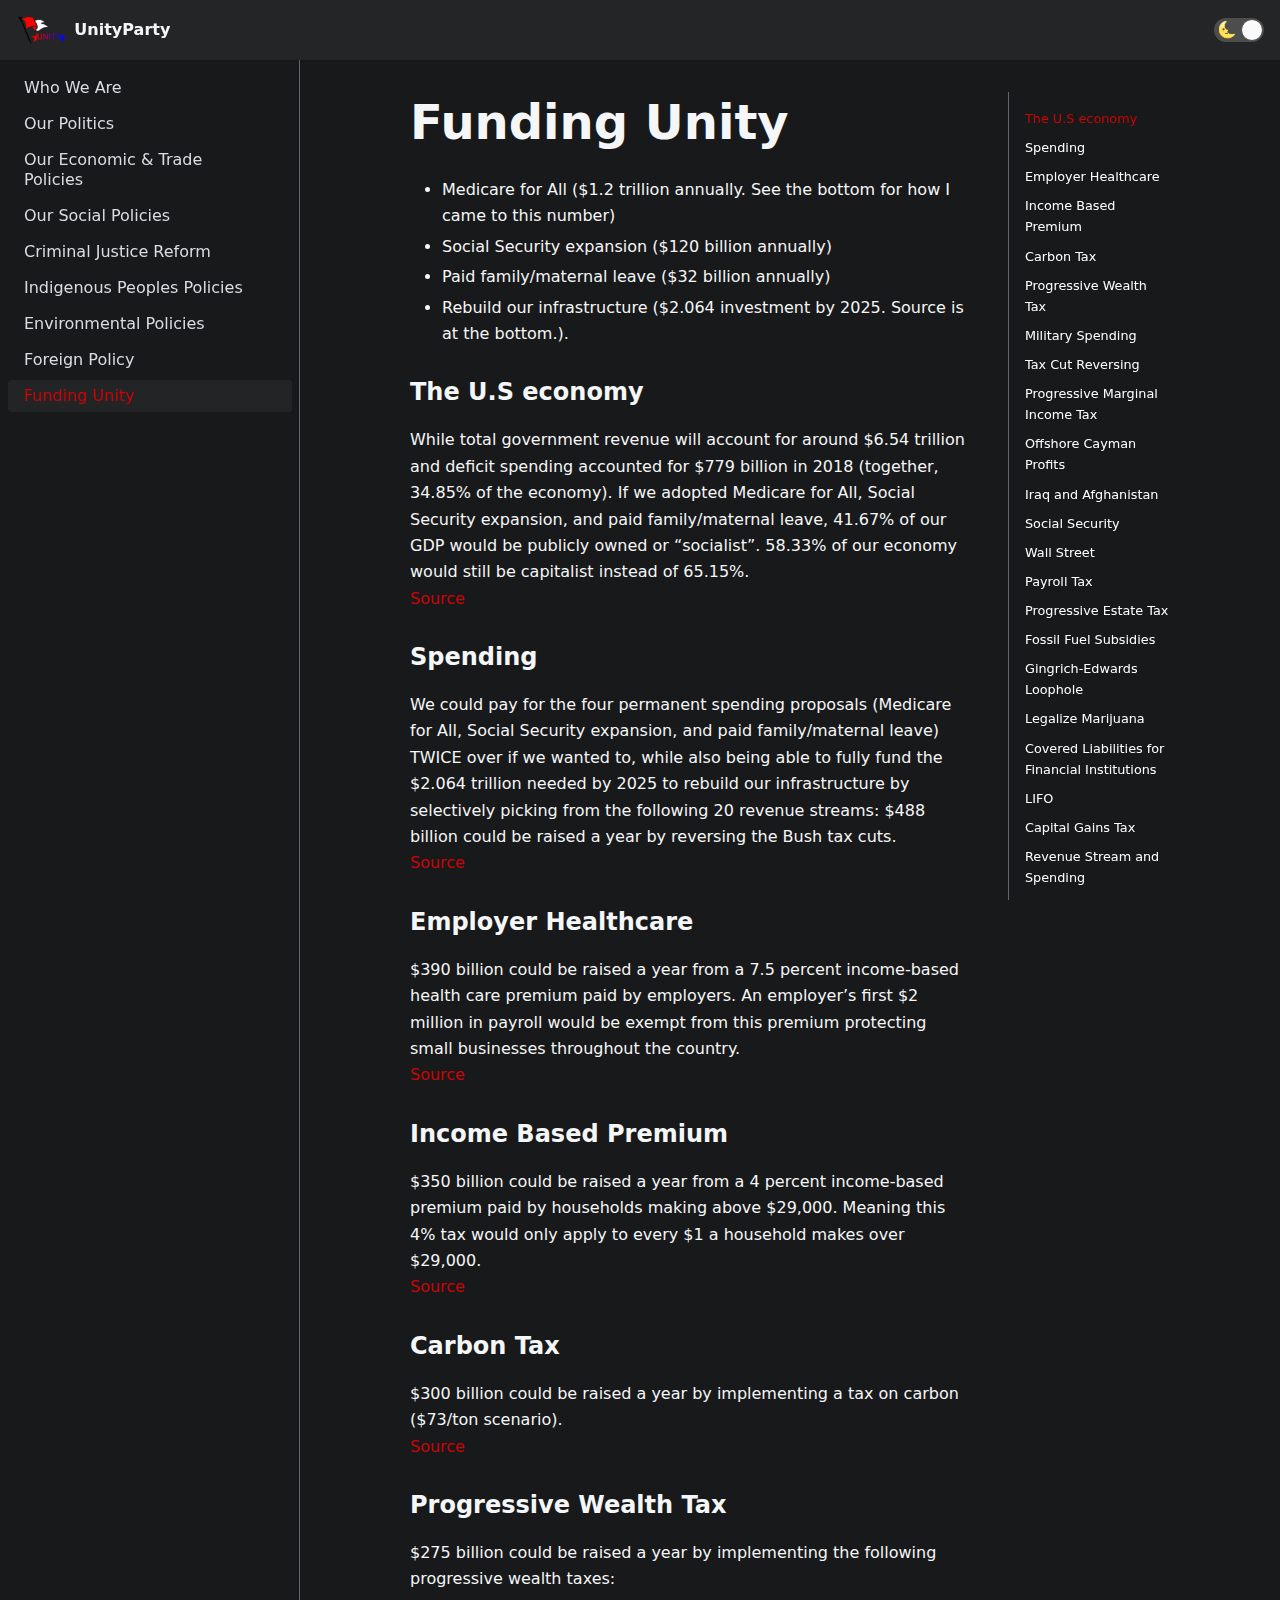
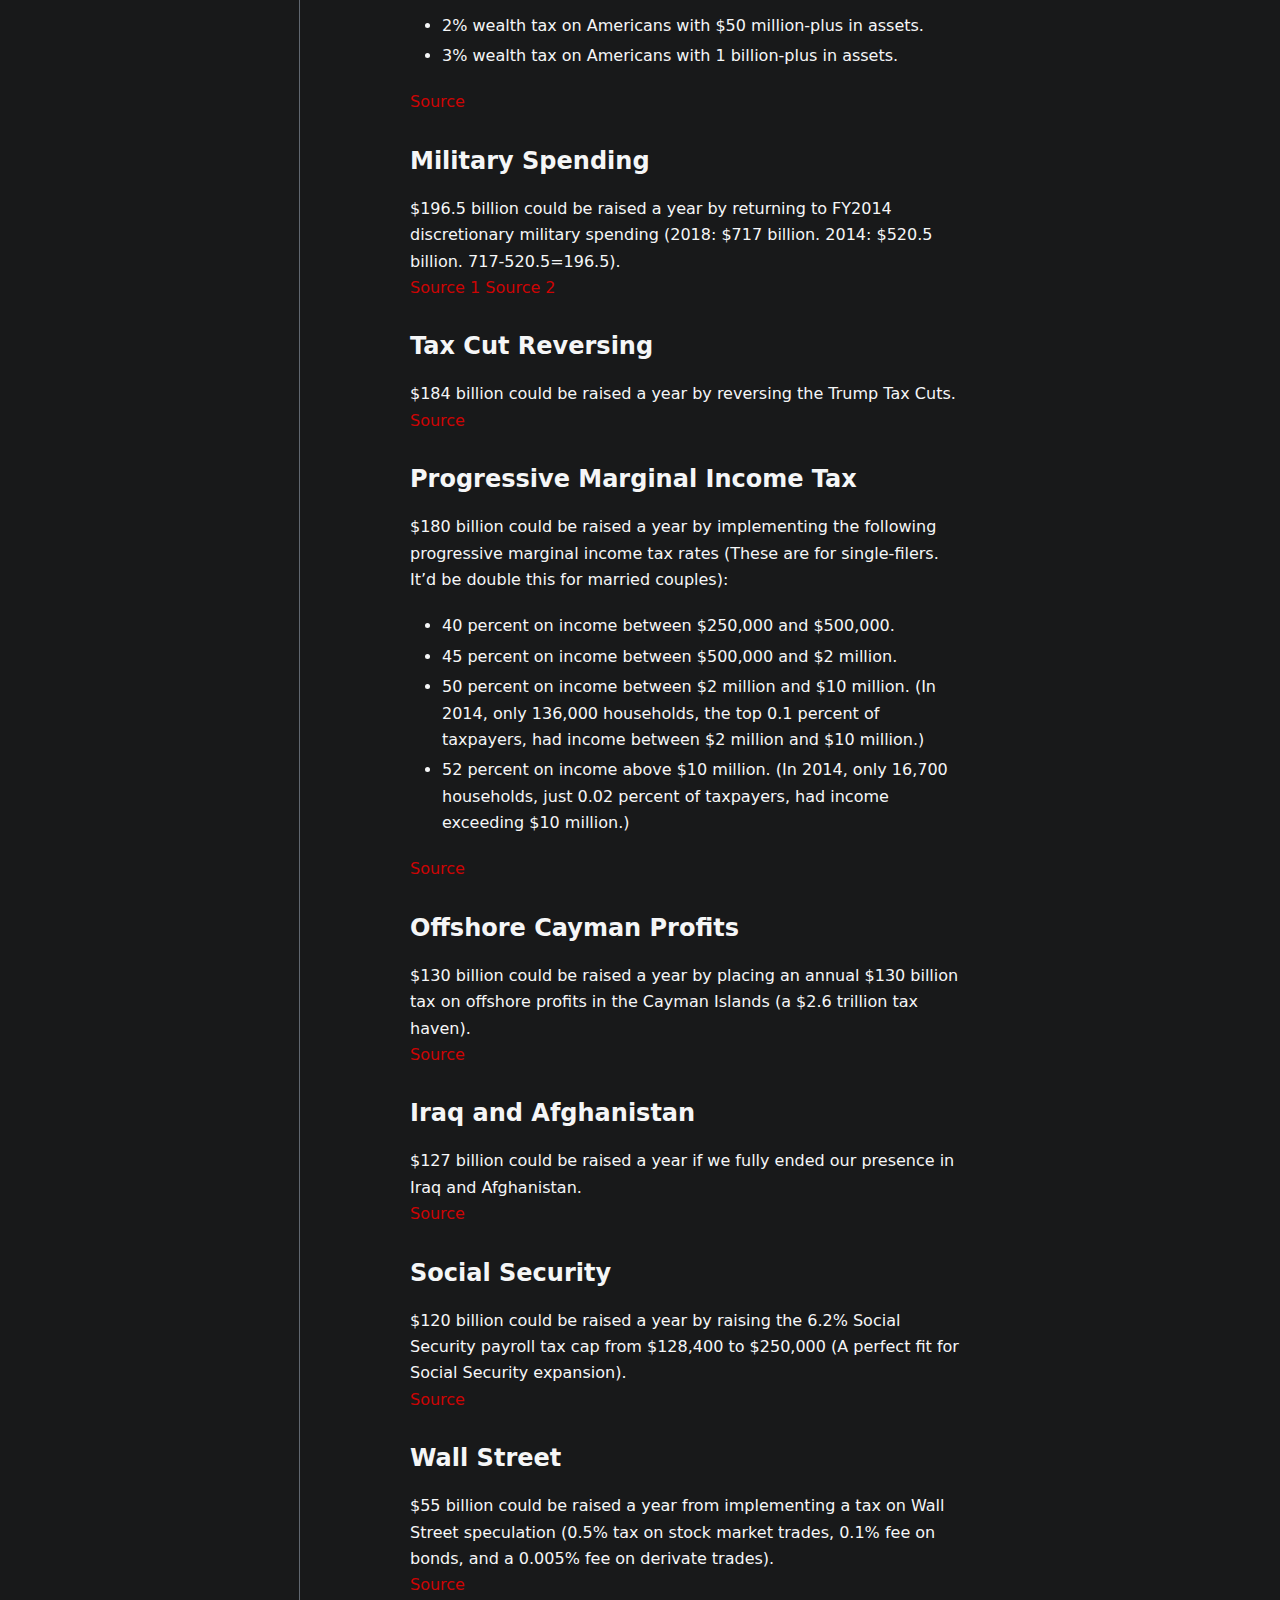
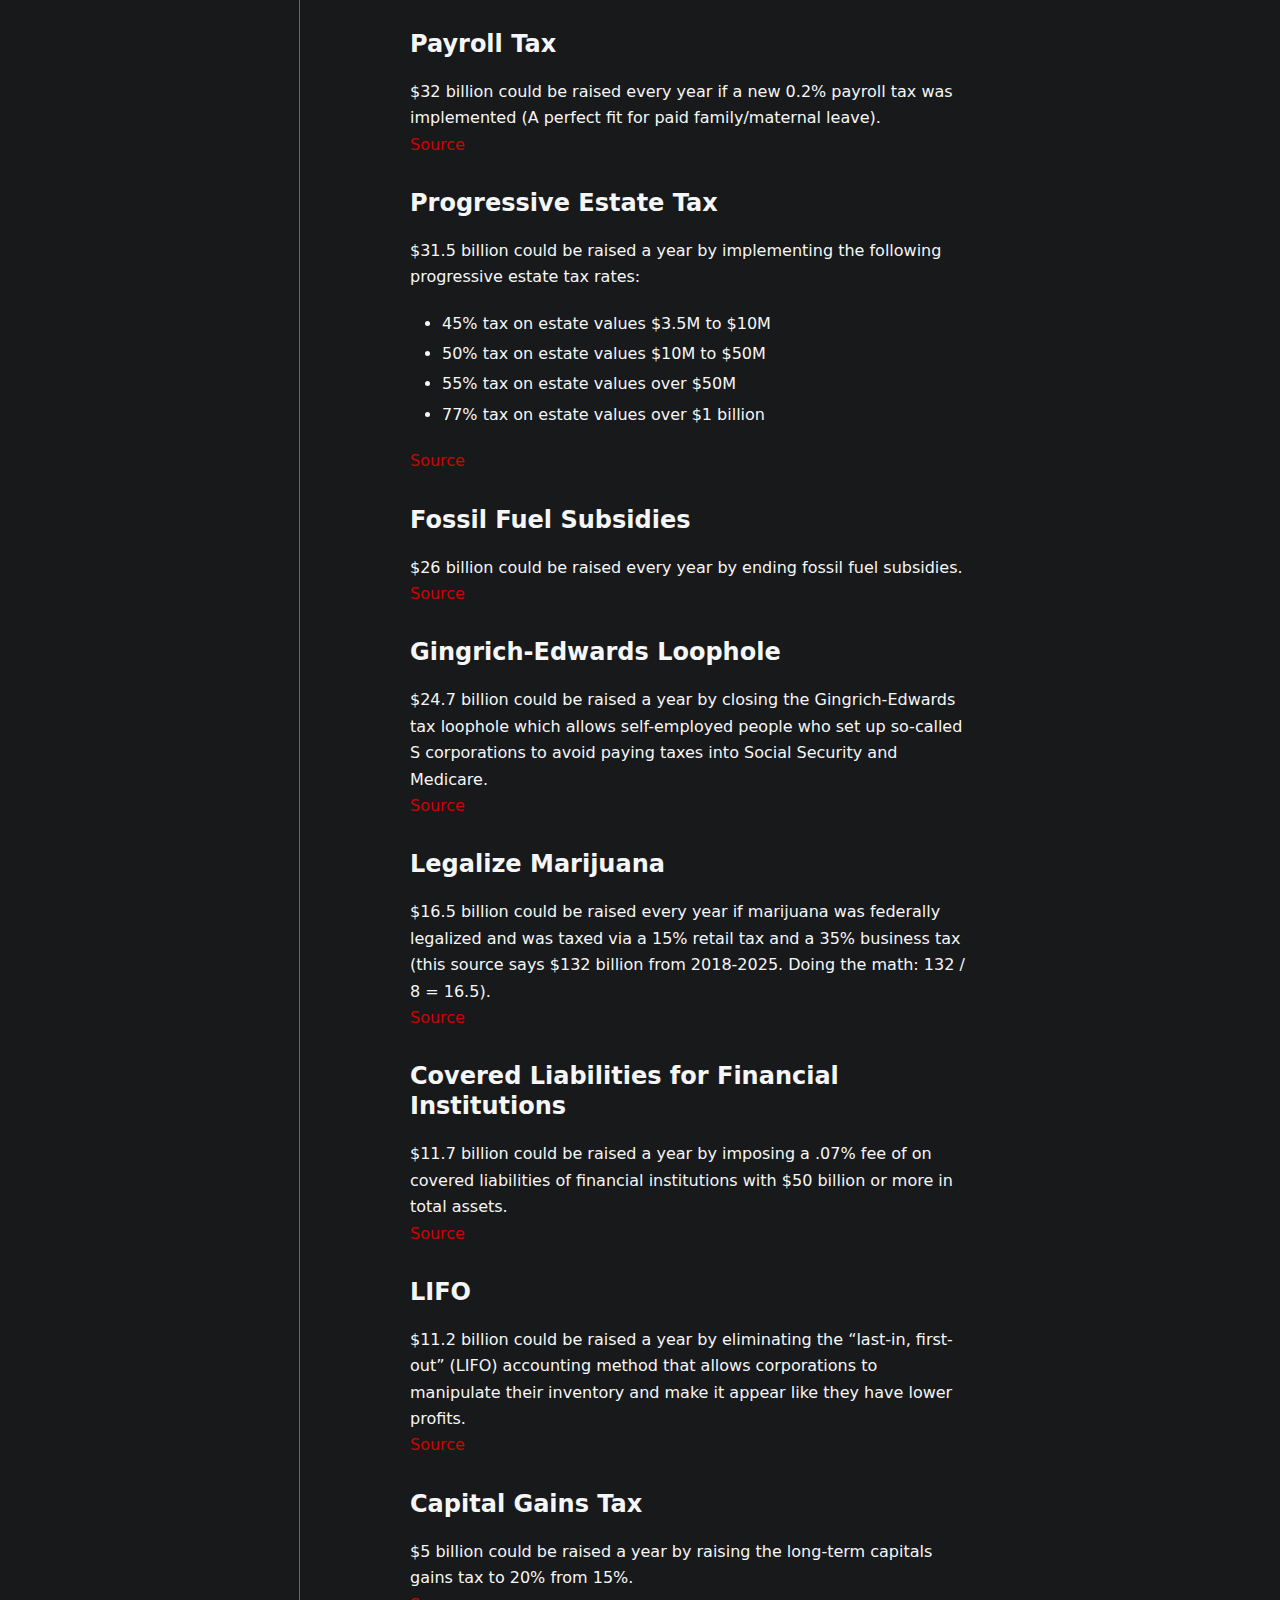
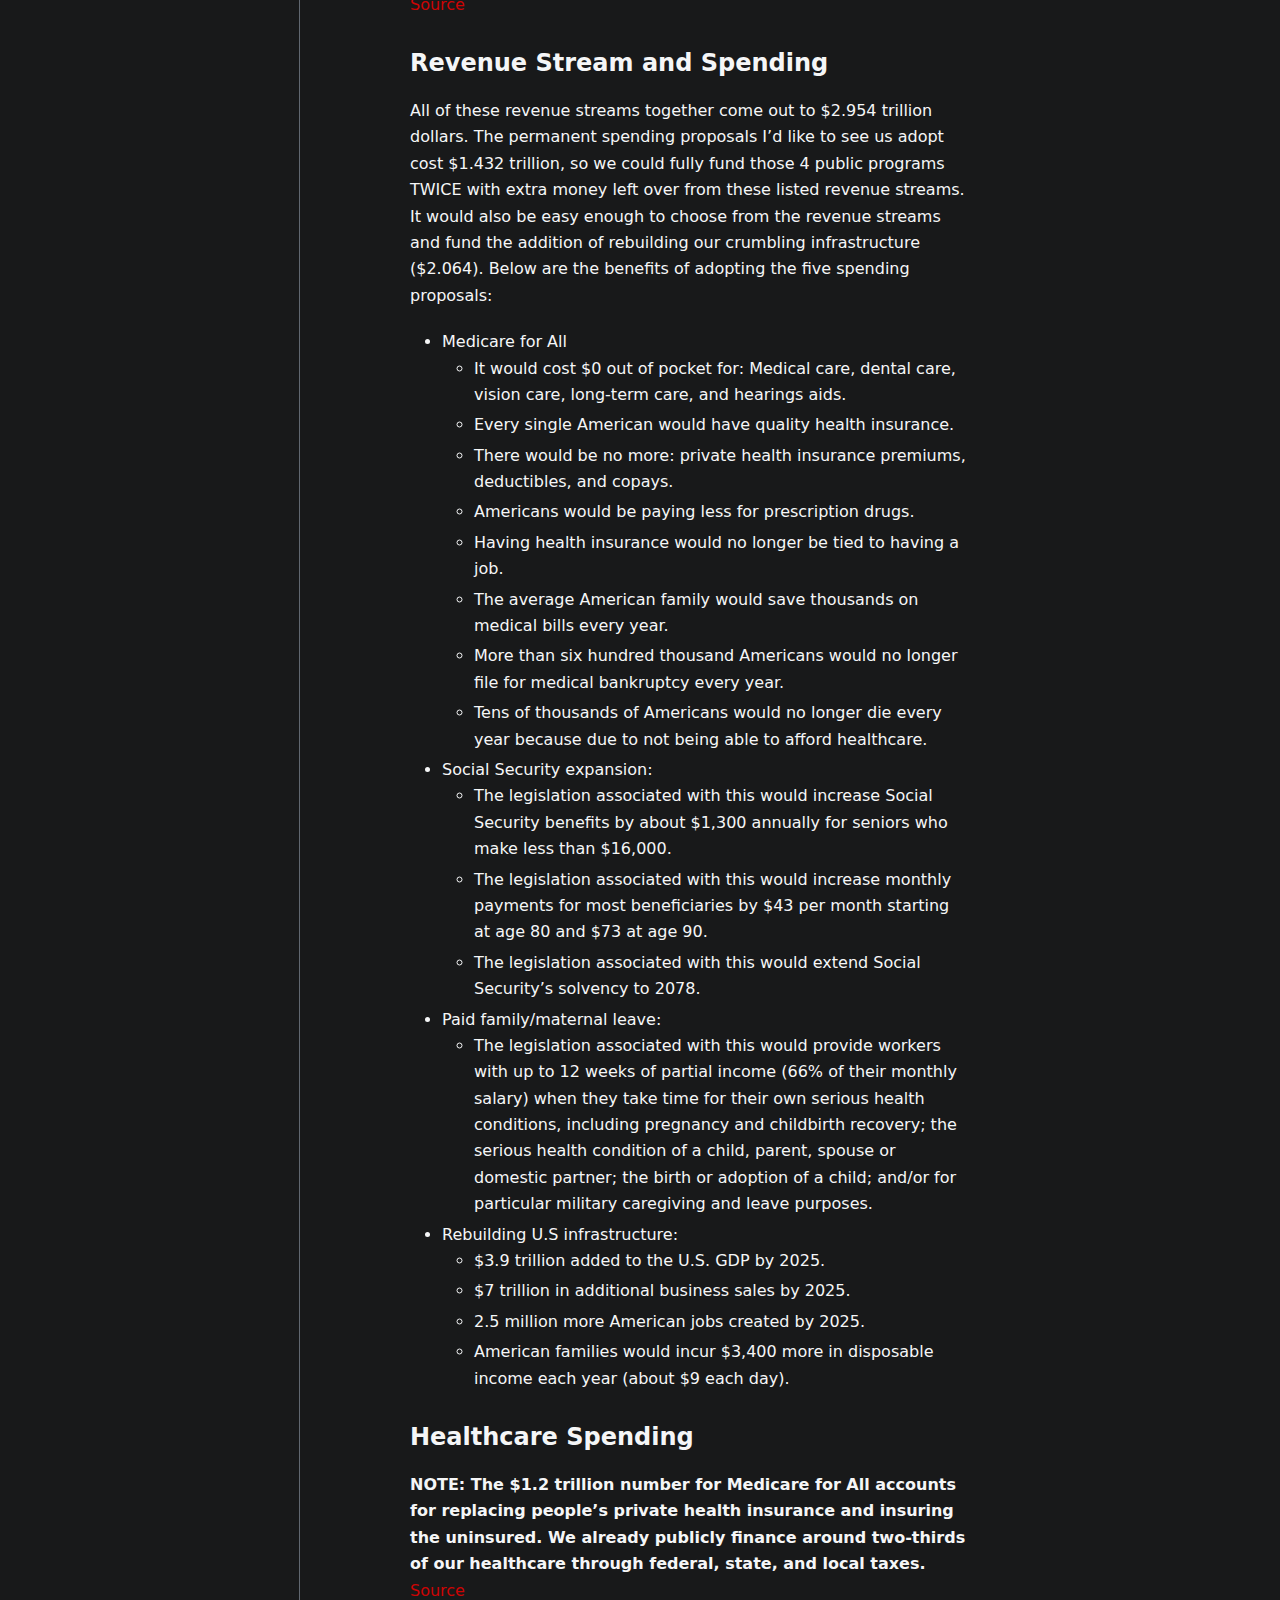
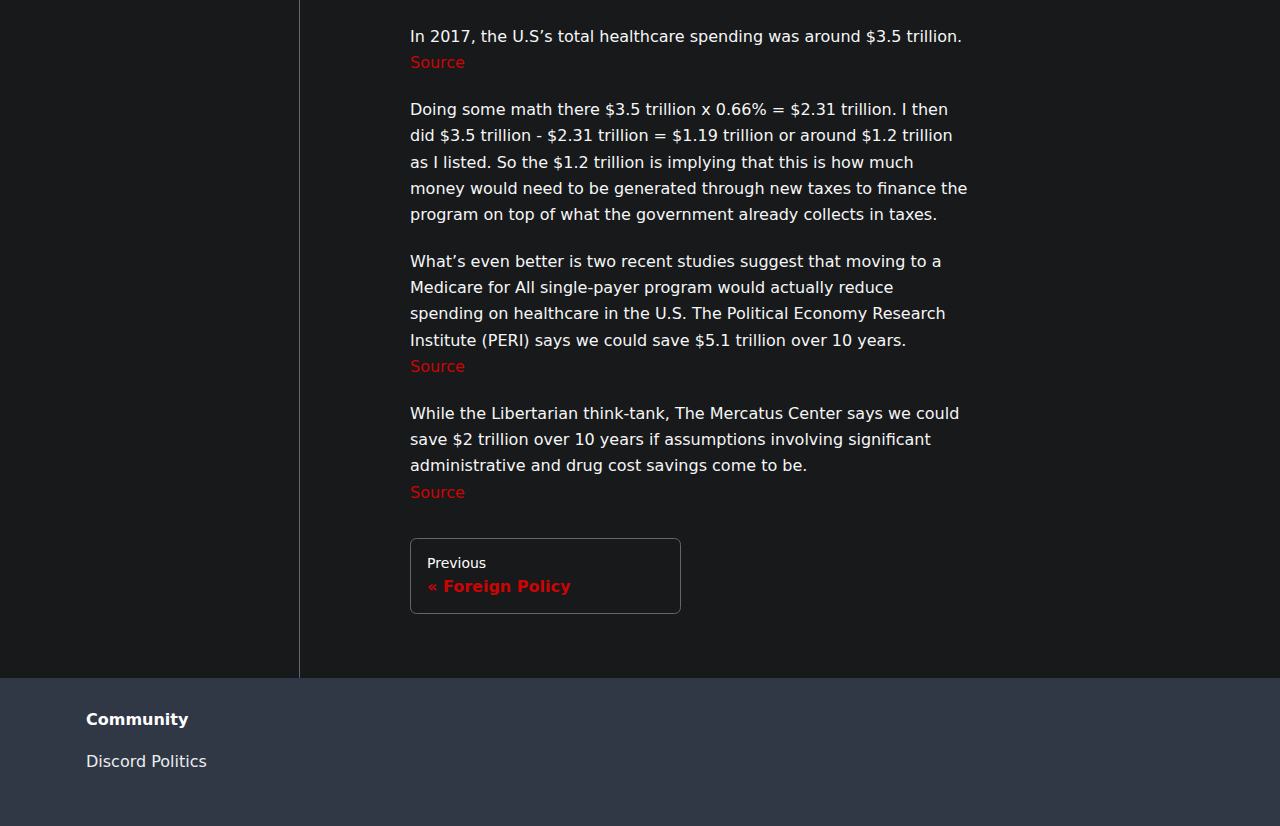
<file: docs/howunitypays/index.html>
<!doctype html>
<html lang="en" dir="ltr">
<head>
<meta charset="UTF-8">
<meta name="viewport" content="width=device-width,initial-scale=1">
<meta name="generator" content="Docusaurus v2.0.0-beta.0">
<link rel="alternate" type="application/rss+xml" href="/blog/rss.xml" title="The Unity Party Blog RSS Feed">
<link rel="alternate" type="application/atom+xml" href="/blog/atom.xml" title="The Unity Party Blog Atom Feed"><title data-react-helmet="true">Funding Unity | The Unity Party</title><meta data-react-helmet="true" property="og:url" content="https://unityparty.xyz/docs/howunitypays"><meta data-react-helmet="true" name="docusaurus_locale" content="en"><meta data-react-helmet="true" name="docusaurus_version" content="current"><meta data-react-helmet="true" name="docusaurus_tag" content="docs-default-current"><meta data-react-helmet="true" property="og:title" content="Funding Unity | The Unity Party"><meta data-react-helmet="true" name="description" content="- Medicare for All ($1.2 trillion annually. See the bottom for how I came to this number)"><meta data-react-helmet="true" property="og:description" content="- Medicare for All ($1.2 trillion annually. See the bottom for how I came to this number)"><meta data-react-helmet="true" property="og:image" content="https://unityparty.xyz/img/logo.png"><meta data-react-helmet="true" name="twitter:image" content="https://unityparty.xyz/img/logo.png"><meta data-react-helmet="true" name="twitter:card" content="summary_large_image"><link data-react-helmet="true" rel="shortcut icon" href="/img/favicon.ico"><link data-react-helmet="true" rel="canonical" href="https://unityparty.xyz/docs/howunitypays"><link data-react-helmet="true" rel="alternate" href="https://unityparty.xyz/docs/howunitypays" hreflang="en"><link data-react-helmet="true" rel="alternate" href="https://unityparty.xyz/docs/howunitypays" hreflang="x-default"><link rel="stylesheet" href="/assets/css/styles.378023a0.css">
<link rel="preload" href="/assets/js/runtime~main.4ae4419f.js" as="script">
<link rel="preload" href="/assets/js/main.cc423ca6.js" as="script">
</head>
<body>
<script>!function(){function t(t){document.documentElement.setAttribute("data-theme",t)}var e=function(){var t=null;try{t=localStorage.getItem("theme")}catch(t){}return t}();t(null!==e?e:"dark")}()</script><div id="__docusaurus">
<div><a href="#main" class="skipToContent_1oUP">Skip to main content</a></div><nav class="navbar navbar--fixed-top"><div class="navbar__inner"><div class="navbar__items"><a class="navbar__brand" href="/"><img src="/img/logo.png" alt="UPLogo" class="themedImage_1VuW themedImage--light_3UqQ navbar__logo"><img src="/img/logo.png" alt="UPLogo" class="themedImage_1VuW themedImage--dark_hz6m navbar__logo"><strong class="navbar__title">UnityParty</strong></a></div><div class="navbar__items navbar__items--right"><div class="react-toggle displayOnlyInLargeViewport_GrZ2 react-toggle--checked react-toggle--disabled" role="button" tabindex="-1"><div class="react-toggle-track"><div class="react-toggle-track-check"><span class="toggle_71bT">🌜</span></div><div class="react-toggle-track-x"><span class="toggle_71bT">🌞</span></div></div><div class="react-toggle-thumb"></div><input type="checkbox" checked="" class="react-toggle-screenreader-only" aria-label="Switch between dark and light mode"></div></div></div><div role="presentation" class="navbar-sidebar__backdrop"></div><div class="navbar-sidebar"><div class="navbar-sidebar__brand"><a class="navbar__brand" href="/"><img src="/img/logo.png" alt="UPLogo" class="themedImage_1VuW themedImage--light_3UqQ navbar__logo"><img src="/img/logo.png" alt="UPLogo" class="themedImage_1VuW themedImage--dark_hz6m navbar__logo"><strong class="navbar__title">UnityParty</strong></a></div><div class="navbar-sidebar__items"><div class="menu"><ul class="menu__list"></ul></div></div></div></nav><div class="main-wrapper docs-wrapper doc-page"><div class="docPage_31aa"><div class="docSidebarContainer_3Kbt" role="complementary"><div class="sidebar_15mo"><div class="menu menu--responsive thin-scrollbar menu_Bmed"><button aria-label="Open menu" aria-haspopup="true" class="button button--secondary button--sm menu__button" type="button"><svg aria-label="Menu" class="sidebarMenuIcon_fgN0" width="24" height="24" viewBox="0 0 30 30" role="img" focusable="false"><title>Menu</title><path stroke="currentColor" stroke-linecap="round" stroke-miterlimit="10" stroke-width="2" d="M4 7h22M4 15h22M4 23h22"></path></svg></button><ul class="menu__list"><li class="menu__list-item"><a class="menu__link" href="/docs/intro">Who We Are</a></li><li class="menu__list-item"><a class="menu__link" href="/docs/politics">Our Politics</a></li><li class="menu__list-item"><a class="menu__link" href="/docs/economicstrade">Our Economic &amp; Trade Policies</a></li><li class="menu__list-item"><a class="menu__link" href="/docs/socialpolicy">Our Social Policies</a></li><li class="menu__list-item"><a class="menu__link" href="/docs/criminaljustice">Criminal Justice Reform</a></li><li class="menu__list-item"><a class="menu__link" href="/docs/indigenouspeoplepolicies">Indigenous Peoples Policies</a></li><li class="menu__list-item"><a class="menu__link" href="/docs/environmentalpolicies">Environmental Policies</a></li><li class="menu__list-item"><a class="menu__link" href="/docs/foreignpolicy">Foreign Policy</a></li><li class="menu__list-item"><a aria-current="page" class="menu__link menu__link--active active" href="/docs/howunitypays">Funding Unity</a></li></ul></div></div></div><main class="docMainContainer_3ufF"><div class="container padding-vert--lg docItemWrapper_3FMP"><div class="row"><div class="col docItemCol_3FnS"><div class="docItemContainer_33ec"><article><header><h1 class="docTitle_3a4h">Funding Unity</h1></header><div class="markdown"><ul><li>Medicare for All ($1.2 trillion annually. See the bottom for how I came to this number)</li><li>Social Security expansion ($120 billion annually)</li><li>Paid family/maternal leave ($32 billion annually)</li><li>Rebuild our infrastructure ($2.064 investment by 2025. Source is at the bottom.).</li></ul><h3><a aria-hidden="true" tabindex="-1" class="anchor enhancedAnchor_2LWZ" id="the-us-economy"></a>The U.S economy<a class="hash-link" href="#the-us-economy" title="Direct link to heading">#</a></h3><p>While total government revenue will account for around $6.54 trillion and deficit spending accounted for $779 billion in 2018 (together, 34.85% of the economy). If we adopted Medicare for All, Social Security expansion, and paid family/maternal leave, 41.67% of our GDP would be publicly owned or “socialist”. 58.33% of our economy would still be capitalist instead of 65.15%.<br>
<a href="https://www.usgovernmentrevenue.com/current_revenue" target="_blank" rel="noopener noreferrer">Source</a></p><h3><a aria-hidden="true" tabindex="-1" class="anchor enhancedAnchor_2LWZ" id="spending"></a>Spending<a class="hash-link" href="#spending" title="Direct link to heading">#</a></h3><p>We could pay for the four permanent spending proposals (Medicare for All, Social Security expansion, and paid family/maternal leave) TWICE over if we wanted to, while also being able to fully fund the $2.064 trillion needed by 2025 to rebuild our infrastructure by selectively picking from the following 20 revenue streams:
$488 billion could be raised a year by reversing the Bush tax cuts.<br><a href="https://www.budget.senate.gov/ranking-member/newsroom/press/report-if-not-for-republican-policies-the-federal-government-would-be-running-a-surplus" target="_blank" rel="noopener noreferrer">Source</a></p><h3><a aria-hidden="true" tabindex="-1" class="anchor enhancedAnchor_2LWZ" id="employer-healthcare"></a>Employer Healthcare<a class="hash-link" href="#employer-healthcare" title="Direct link to heading">#</a></h3><p>$390 billion could be raised a year from a 7.5 percent income-based health care premium paid by employers. An employer’s first $2 million in payroll would be exempt from this premium protecting small businesses throughout the country.<br><a href="https://www.sanders.senate.gov/download/options-to-finance-medicare-for-all?inline=file" target="_blank" rel="noopener noreferrer">Source</a></p><h3><a aria-hidden="true" tabindex="-1" class="anchor enhancedAnchor_2LWZ" id="income-based-premium"></a>Income Based Premium<a class="hash-link" href="#income-based-premium" title="Direct link to heading">#</a></h3><p>$350 billion could be raised a year from a 4 percent income-based premium paid by households making above $29,000. Meaning this 4% tax would only apply to every $1 a household makes over $29,000.<br><a href="https://www.sanders.senate.gov/download/options-to-finance-medicare-for-all?inline=file" target="_blank" rel="noopener noreferrer">Source</a></p><h3><a aria-hidden="true" tabindex="-1" class="anchor enhancedAnchor_2LWZ" id="carbon-tax"></a>Carbon Tax<a class="hash-link" href="#carbon-tax" title="Direct link to heading">#</a></h3><p>$300 billion could be raised a year by implementing a tax on carbon ($73/ton scenario).<br><a href="https://www.google.com/amp/s/www.vox.com/platform/amp/energy-and-environment/2018/7/20/17584376/carbon-tax-congress-republicans-cost-economy" target="_blank" rel="noopener noreferrer">Source</a></p><h3><a aria-hidden="true" tabindex="-1" class="anchor enhancedAnchor_2LWZ" id="progressive-wealth-tax"></a>Progressive Wealth Tax<a class="hash-link" href="#progressive-wealth-tax" title="Direct link to heading">#</a></h3><p>$275 billion could be raised a year by implementing the following progressive wealth taxes:</p><ul><li>2% wealth tax on Americans with $50 million-plus in assets.</li><li>3% wealth tax on Americans with 1 billion-plus in assets.</li></ul><p><a href="https://www.google.com/amp/s/www.cnbc.com/amp/2019/01/24/elizabeth-warren-to-propose-new-wealth-tax-economic-advisor.html" target="_blank" rel="noopener noreferrer">Source</a></p><h3><a aria-hidden="true" tabindex="-1" class="anchor enhancedAnchor_2LWZ" id="military-spending"></a>Military Spending<a class="hash-link" href="#military-spending" title="Direct link to heading">#</a></h3><p>$196.5 billion could be raised a year by returning to FY2014 discretionary military spending (2018: $717 billion. 2014: $520.5 billion. 717-520.5=196.5).<br><a href="https://www.google.com/amp/s/www.cnbc.com/amp/2018/08/13/trump-signs-717-billion-defense-bill.html" target="_blank" rel="noopener noreferrer">Source 1</a> <a href="https://www.nationalpriorities.org/analysis/2014/2014-discretionary-spending-summary/" target="_blank" rel="noopener noreferrer">Source 2</a></p><h3><a aria-hidden="true" tabindex="-1" class="anchor enhancedAnchor_2LWZ" id="tax-cut-reversing"></a>Tax Cut Reversing<a class="hash-link" href="#tax-cut-reversing" title="Direct link to heading">#</a></h3><p>$184 billion could be raised a year by reversing the Trump Tax Cuts.<br><a href="https://www.google.com/amp/s/amp.usatoday.com/amp/2681062002" target="_blank" rel="noopener noreferrer">Source</a></p><h3><a aria-hidden="true" tabindex="-1" class="anchor enhancedAnchor_2LWZ" id="progressive-marginal-income-tax"></a>Progressive Marginal Income Tax<a class="hash-link" href="#progressive-marginal-income-tax" title="Direct link to heading">#</a></h3><p>$180 billion could be raised a year by implementing the following progressive marginal income tax rates (These are for single-filers. It’d be double this for married couples):</p><ul><li>40 percent on income between $250,000 and $500,000.</li><li>45 percent on income between $500,000 and $2 million.</li><li>50 percent on income between $2 million and $10 million. (In 2014, only 136,000 households, the top 0.1 percent of taxpayers, had income between $2 million and $10 million.)</li><li>52 percent on income above $10 million. (In 2014, only 16,700 households, just 0.02 percent of taxpayers, had income exceeding $10 million.)</li></ul><p><a href="https://www.sanders.senate.gov/download/options-to-finance-medicare-for-all?inline=file" target="_blank" rel="noopener noreferrer">Source</a></p><h3><a aria-hidden="true" tabindex="-1" class="anchor enhancedAnchor_2LWZ" id="offshore-cayman-profits"></a>Offshore Cayman Profits<a class="hash-link" href="#offshore-cayman-profits" title="Direct link to heading">#</a></h3><p>$130 billion could be raised a year by placing an annual $130 billion tax on offshore profits in the Cayman Islands (a $2.6 trillion tax haven).<br><a href="https://www.sanders.senate.gov/download/options-to-finance-medicare-for-all?inline=file" target="_blank" rel="noopener noreferrer">Source</a></p><h3><a aria-hidden="true" tabindex="-1" class="anchor enhancedAnchor_2LWZ" id="iraq-and-afghanistan"></a>Iraq and Afghanistan<a class="hash-link" href="#iraq-and-afghanistan" title="Direct link to heading">#</a></h3><p>$127 billion could be raised a year if we fully ended our presence in Iraq and Afghanistan.<br><a href="https://www.budget.senate.gov/ranking-member/newsroom/press/report-if-not-for-republican-policies-the-federal-government-would-be-running-a-surplus" target="_blank" rel="noopener noreferrer">Source</a></p><h3><a aria-hidden="true" tabindex="-1" class="anchor enhancedAnchor_2LWZ" id="social-security"></a>Social Security<a class="hash-link" href="#social-security" title="Direct link to heading">#</a></h3><p>$120 billion could be raised a year by raising the 6.2% Social Security payroll tax cap from $128,400 to $250,000 (A perfect fit for Social Security expansion).<br><a href="https://thehill.com/blogs/floor-action/senate/319989-sanders-introduces-bill-to-boost-social-security" target="_blank" rel="noopener noreferrer">Source</a></p><h3><a aria-hidden="true" tabindex="-1" class="anchor enhancedAnchor_2LWZ" id="wall-street"></a>Wall Street<a class="hash-link" href="#wall-street" title="Direct link to heading">#</a></h3><p>$55 billion could be raised a year from implementing a tax on Wall Street speculation (0.5% tax on stock market trades, 0.1% fee on bonds, and a 0.005% fee on derivate trades).<br><a href="https://www.marketwatch.com/story/what-would-bernie-sanders-wall-st-tax-look-like-2016-02-14" target="_blank" rel="noopener noreferrer">Source</a></p><h3><a aria-hidden="true" tabindex="-1" class="anchor enhancedAnchor_2LWZ" id="payroll-tax"></a>Payroll Tax<a class="hash-link" href="#payroll-tax" title="Direct link to heading">#</a></h3><p>$32 billion could be raised every year if a new 0.2% payroll tax was implemented (A perfect fit for paid family/maternal leave).<br><a href="http://www.nationalpartnership.org/our-work/resources/workplace/paid-leave/family-act-fact-sheet.pdf" target="_blank" rel="noopener noreferrer">Source</a></p><h3><a aria-hidden="true" tabindex="-1" class="anchor enhancedAnchor_2LWZ" id="progressive-estate-tax"></a>Progressive Estate Tax<a class="hash-link" href="#progressive-estate-tax" title="Direct link to heading">#</a></h3><p>$31.5 billion could be raised a year by implementing the following progressive estate tax rates:</p><ul><li>45% tax on estate values $3.5M to $10M</li><li>50% tax on estate values $10M to $50M</li><li>55% tax on estate values over $50M</li><li>77% tax on estate values over $1 billion</li></ul><p><a href="https://www.google.com/amp/s/www.cnbc.com/amp/2019/01/31/bernie-sanders-proposes-big-estate-tax-hike-including-77percent-rate-for-billionaires.html" target="_blank" rel="noopener noreferrer">Source</a></p><h3><a aria-hidden="true" tabindex="-1" class="anchor enhancedAnchor_2LWZ" id="fossil-fuel-subsidies"></a>Fossil Fuel Subsidies<a class="hash-link" href="#fossil-fuel-subsidies" title="Direct link to heading">#</a></h3><p>$26 billion could be raised every year by ending fossil fuel subsidies.<br><a href="https://www.nrdc.org/experts/danielle-droitsch/time-us-end-fossil-fuel-subsidies" target="_blank" rel="noopener noreferrer">Source</a></p><h3><a aria-hidden="true" tabindex="-1" class="anchor enhancedAnchor_2LWZ" id="gingrich-edwards-loophole"></a>Gingrich-Edwards Loophole<a class="hash-link" href="#gingrich-edwards-loophole" title="Direct link to heading">#</a></h3><p>$24.7 billion could be raised a year by closing the Gingrich-Edwards tax loophole which allows self-employed people who set up so-called S corporations to avoid paying taxes into Social Security and Medicare.<br><a href="https://www.sanders.senate.gov/download/options-to-finance-medicare-for-all?inline=file" target="_blank" rel="noopener noreferrer">Source</a></p><h3><a aria-hidden="true" tabindex="-1" class="anchor enhancedAnchor_2LWZ" id="legalize-marijuana"></a>Legalize Marijuana<a class="hash-link" href="#legalize-marijuana" title="Direct link to heading">#</a></h3><p>$16.5 billion could be raised every year if marijuana was federally legalized and was taxed via a 15% retail tax and a 35% business tax (this source says $132 billion from 2018-2025. Doing the math: 132 / 8 = 16.5).<br><a href="https://www.google.com/amp/s/amp.businessinsider.com/cannabis-to-add-a-million-jobs-132-billion-tax-revenue-to-us-by-2025-2018-1" target="_blank" rel="noopener noreferrer">Source</a></p><h3><a aria-hidden="true" tabindex="-1" class="anchor enhancedAnchor_2LWZ" id="covered-liabilities-for-financial-institutions"></a>Covered Liabilities for Financial Institutions<a class="hash-link" href="#covered-liabilities-for-financial-institutions" title="Direct link to heading">#</a></h3><p>$11.7 billion could be raised a year by imposing a .07% fee of on covered liabilities of financial institutions with $50 billion or more in total assets.<br><a href="https://www.sanders.senate.gov/download/options-to-finance-medicare-for-all?inline=file" target="_blank" rel="noopener noreferrer">Source</a></p><h3><a aria-hidden="true" tabindex="-1" class="anchor enhancedAnchor_2LWZ" id="lifo"></a>LIFO<a class="hash-link" href="#lifo" title="Direct link to heading">#</a></h3><p>$11.2 billion could be raised a year by eliminating the “last-in, first-out” (LIFO) accounting method that allows corporations to manipulate their inventory and make it appear like they have lower profits.<br><a href="https://www.sanders.senate.gov/download/options-to-finance-medicare-for-all?inline=file" target="_blank" rel="noopener noreferrer">Source</a></p><h3><a aria-hidden="true" tabindex="-1" class="anchor enhancedAnchor_2LWZ" id="capital-gains-tax"></a>Capital Gains Tax<a class="hash-link" href="#capital-gains-tax" title="Direct link to heading">#</a></h3><p>$5 billion could be raised a year by raising the long-term capitals gains tax to 20% from 15%.<br><a href="https://www.taxpolicycenter.org/taxvox/raise-15-percent-tax-rate-capital-gains-boost-revenue-progressive-way" target="_blank" rel="noopener noreferrer">Source</a></p><h3><a aria-hidden="true" tabindex="-1" class="anchor enhancedAnchor_2LWZ" id="revenue-stream-and-spending"></a>Revenue Stream and Spending<a class="hash-link" href="#revenue-stream-and-spending" title="Direct link to heading">#</a></h3><p>All of these revenue streams together come out to $2.954 trillion dollars. The permanent spending proposals I’d like to see us adopt cost $1.432 trillion, so we could fully fund those 4 public programs TWICE with extra money left over from these listed revenue streams. It would also be easy enough to choose from the revenue streams and fund the addition of rebuilding our crumbling infrastructure ($2.064). Below are the benefits of adopting the five spending proposals:</p><ul><li>Medicare for All<ul><li>It would cost $0 out of pocket for: Medical care, dental care, vision care, long-term care, and hearings aids.</li><li>Every single American would have quality health insurance.</li><li>There would be no more: private health insurance premiums, deductibles, and copays.</li><li>Americans would be paying less for prescription drugs.</li><li>Having health insurance would no longer be tied to having a job.</li><li>The average American family would save thousands on medical bills every year.</li><li>More than six hundred thousand Americans would no longer file for medical bankruptcy every year.</li><li>Tens of thousands of Americans would no longer die every year because due to not being able to afford healthcare.</li></ul></li><li>Social Security expansion:<ul><li>The legislation associated with this would increase Social Security benefits by about $1,300 annually for seniors who make less than $16,000.</li><li>The legislation associated with this would increase monthly payments for most beneficiaries by $43 per month starting at age 80 and $73 at age 90.</li><li>The legislation associated with this would extend Social Security’s solvency to 2078.</li></ul></li><li>Paid family/maternal leave:<ul><li>The legislation associated with this would provide workers with up to 12 weeks of partial income (66% of their monthly salary) when they take time for their own serious health conditions, including pregnancy and childbirth recovery; the serious health condition of a child, parent, spouse or domestic partner; the birth or adoption of a child; and/or for particular military caregiving and leave purposes.</li></ul></li><li>Rebuilding U.S infrastructure:<ul><li>$3.9 trillion added to the U.S. GDP by 2025.</li><li>$7 trillion in additional business sales by 2025.</li><li>2.5 million more American jobs created by 2025.</li><li>American families would incur $3,400 more in disposable income each year (about $9 each day).</li></ul></li></ul><h3><a aria-hidden="true" tabindex="-1" class="anchor enhancedAnchor_2LWZ" id="healthcare-spending"></a>Healthcare Spending<a class="hash-link" href="#healthcare-spending" title="Direct link to heading">#</a></h3><p><strong>NOTE: The $1.2 trillion number for Medicare for All accounts for replacing people’s private health insurance and insuring the uninsured. We already publicly finance around two-thirds of our healthcare through federal, state, and local taxes.</strong><br><a href="https://www.americanactionforum.org/weekly-checkup/nearly-two-thirds-u-s-health-care-costs-financed-taxpayers/" target="_blank" rel="noopener noreferrer">Source</a></p><p>In 2017, the U.S’s total healthcare spending was around $3.5 trillion.<br><a href="https://www.cms.gov/research-statistics-data-and-systems/statistics-trends-and-reports/nationalhealthexpenddata/nhe-fact-sheet.html" target="_blank" rel="noopener noreferrer">Source</a></p><p>Doing some math there $3.5 trillion x 0.66% = $2.31 trillion. I then did $3.5 trillion - $2.31 trillion = $1.19 trillion or around $1.2 trillion as I listed.
So the $1.2 trillion is implying that this is how much money would need to be generated through new taxes to finance the program on top of what the government already collects in taxes.</p><p>What’s even better is two recent studies suggest that moving to a Medicare for All single-payer program would actually reduce spending on healthcare in the U.S.
The Political Economy Research Institute (PERI) says we could save $5.1 trillion over 10 years. <br><a href="https://www.peri.umass.edu/publication/item/download/805_42f6acc20a83c79049e68b270e30ee43" target="_blank" rel="noopener noreferrer">Source</a></p><p>While the Libertarian think-tank, The Mercatus Center says we could save $2 trillion over 10 years if assumptions involving significant administrative and drug cost savings come to be.<br><a href="https://www.peoplespolicyproject.org/2018/07/30/mercatus-study-finds-medicare-for-all-saves-2-trillion/" target="_blank" rel="noopener noreferrer">Source</a></p></div></article><div class="margin-vert--lg"><nav class="pagination-nav" aria-label="Docs pages navigation"><div class="pagination-nav__item"><a class="pagination-nav__link" href="/docs/foreignpolicy"><div class="pagination-nav__sublabel">Previous</div><div class="pagination-nav__label">« Foreign Policy</div></a></div><div class="pagination-nav__item pagination-nav__item--next"></div></nav></div></div></div><div class="col col--3"><div class="tableOfContents_35-E thin-scrollbar"><ul class="table-of-contents table-of-contents__left-border"><li><a href="#the-us-economy" class="table-of-contents__link">The U.S economy</a></li><li><a href="#spending" class="table-of-contents__link">Spending</a></li><li><a href="#employer-healthcare" class="table-of-contents__link">Employer Healthcare</a></li><li><a href="#income-based-premium" class="table-of-contents__link">Income Based Premium</a></li><li><a href="#carbon-tax" class="table-of-contents__link">Carbon Tax</a></li><li><a href="#progressive-wealth-tax" class="table-of-contents__link">Progressive Wealth Tax</a></li><li><a href="#military-spending" class="table-of-contents__link">Military Spending</a></li><li><a href="#tax-cut-reversing" class="table-of-contents__link">Tax Cut Reversing</a></li><li><a href="#progressive-marginal-income-tax" class="table-of-contents__link">Progressive Marginal Income Tax</a></li><li><a href="#offshore-cayman-profits" class="table-of-contents__link">Offshore Cayman Profits</a></li><li><a href="#iraq-and-afghanistan" class="table-of-contents__link">Iraq and Afghanistan</a></li><li><a href="#social-security" class="table-of-contents__link">Social Security</a></li><li><a href="#wall-street" class="table-of-contents__link">Wall Street</a></li><li><a href="#payroll-tax" class="table-of-contents__link">Payroll Tax</a></li><li><a href="#progressive-estate-tax" class="table-of-contents__link">Progressive Estate Tax</a></li><li><a href="#fossil-fuel-subsidies" class="table-of-contents__link">Fossil Fuel Subsidies</a></li><li><a href="#gingrich-edwards-loophole" class="table-of-contents__link">Gingrich-Edwards Loophole</a></li><li><a href="#legalize-marijuana" class="table-of-contents__link">Legalize Marijuana</a></li><li><a href="#covered-liabilities-for-financial-institutions" class="table-of-contents__link">Covered Liabilities for Financial Institutions</a></li><li><a href="#lifo" class="table-of-contents__link">LIFO</a></li><li><a href="#capital-gains-tax" class="table-of-contents__link">Capital Gains Tax</a></li><li><a href="#revenue-stream-and-spending" class="table-of-contents__link">Revenue Stream and Spending</a></li><li><a href="#healthcare-spending" class="table-of-contents__link">Healthcare Spending</a></li></ul></div></div></div></div></main></div></div><footer class="footer footer--dark"><div class="container"><div class="row footer__links"><div class="col footer__col"><h4 class="footer__title">Community</h4><ul class="footer__items"><li class="footer__item"><a href="https://discord.gg/dp-atlantica" target="_blank" rel="noopener noreferrer" class="footer__link-item">Discord Politics</a></li></ul></div></div><div class="footer__bottom text--center"></div></div></footer></div>
<script src="/assets/js/runtime~main.4ae4419f.js"></script>
<script src="/assets/js/main.cc423ca6.js"></script>
</body>
</html>
</file>
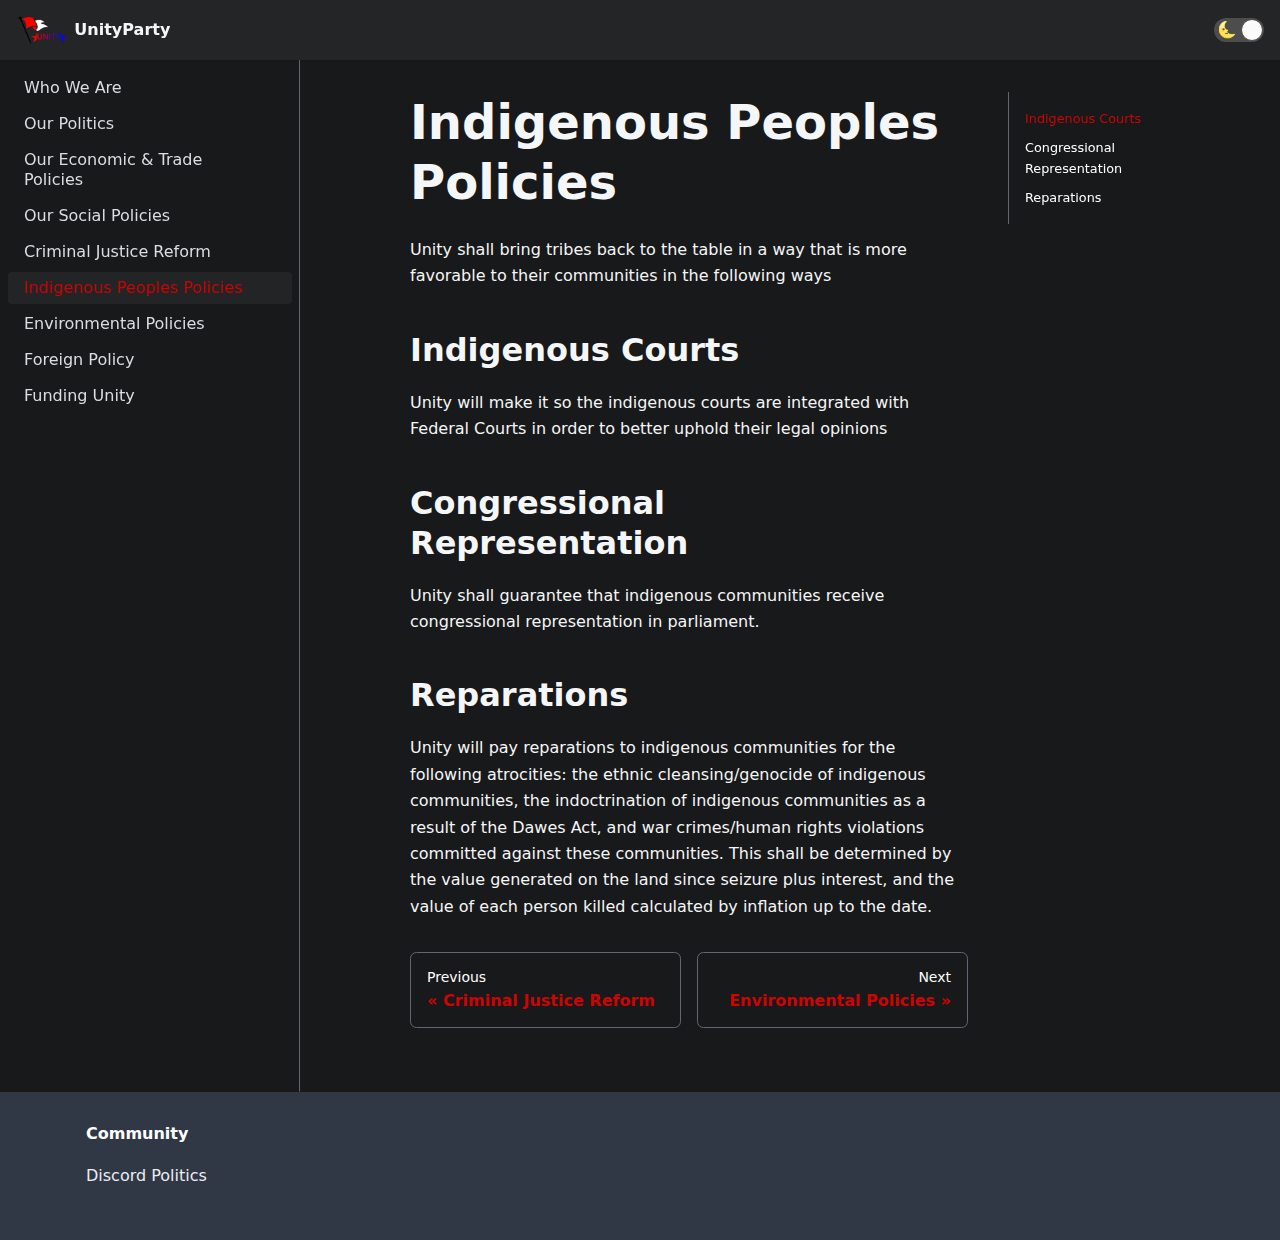
<file: docs/indigenouspeoplepolicies/index.html>
<!doctype html>
<html lang="en" dir="ltr">
<head>
<meta charset="UTF-8">
<meta name="viewport" content="width=device-width,initial-scale=1">
<meta name="generator" content="Docusaurus v2.0.0-beta.0">
<link rel="alternate" type="application/rss+xml" href="/blog/rss.xml" title="The Unity Party Blog RSS Feed">
<link rel="alternate" type="application/atom+xml" href="/blog/atom.xml" title="The Unity Party Blog Atom Feed"><title data-react-helmet="true">Indigenous Peoples Policies | The Unity Party</title><meta data-react-helmet="true" property="og:url" content="https://unityparty.xyz/docs/indigenouspeoplepolicies"><meta data-react-helmet="true" name="docusaurus_locale" content="en"><meta data-react-helmet="true" name="docusaurus_version" content="current"><meta data-react-helmet="true" name="docusaurus_tag" content="docs-default-current"><meta data-react-helmet="true" property="og:title" content="Indigenous Peoples Policies | The Unity Party"><meta data-react-helmet="true" name="description" content="Unity shall bring tribes back to the table in a way that is more favorable to their communities in the following ways"><meta data-react-helmet="true" property="og:description" content="Unity shall bring tribes back to the table in a way that is more favorable to their communities in the following ways"><meta data-react-helmet="true" property="og:image" content="https://unityparty.xyz/img/logo.png"><meta data-react-helmet="true" name="twitter:image" content="https://unityparty.xyz/img/logo.png"><meta data-react-helmet="true" name="twitter:card" content="summary_large_image"><link data-react-helmet="true" rel="shortcut icon" href="/img/favicon.ico"><link data-react-helmet="true" rel="canonical" href="https://unityparty.xyz/docs/indigenouspeoplepolicies"><link data-react-helmet="true" rel="alternate" href="https://unityparty.xyz/docs/indigenouspeoplepolicies" hreflang="en"><link data-react-helmet="true" rel="alternate" href="https://unityparty.xyz/docs/indigenouspeoplepolicies" hreflang="x-default"><link rel="stylesheet" href="/assets/css/styles.378023a0.css">
<link rel="preload" href="/assets/js/runtime~main.4ae4419f.js" as="script">
<link rel="preload" href="/assets/js/main.cc423ca6.js" as="script">
</head>
<body>
<script>!function(){function t(t){document.documentElement.setAttribute("data-theme",t)}var e=function(){var t=null;try{t=localStorage.getItem("theme")}catch(t){}return t}();t(null!==e?e:"dark")}()</script><div id="__docusaurus">
<div><a href="#main" class="skipToContent_1oUP">Skip to main content</a></div><nav class="navbar navbar--fixed-top"><div class="navbar__inner"><div class="navbar__items"><a class="navbar__brand" href="/"><img src="/img/logo.png" alt="UPLogo" class="themedImage_1VuW themedImage--light_3UqQ navbar__logo"><img src="/img/logo.png" alt="UPLogo" class="themedImage_1VuW themedImage--dark_hz6m navbar__logo"><strong class="navbar__title">UnityParty</strong></a></div><div class="navbar__items navbar__items--right"><div class="react-toggle displayOnlyInLargeViewport_GrZ2 react-toggle--checked react-toggle--disabled" role="button" tabindex="-1"><div class="react-toggle-track"><div class="react-toggle-track-check"><span class="toggle_71bT">🌜</span></div><div class="react-toggle-track-x"><span class="toggle_71bT">🌞</span></div></div><div class="react-toggle-thumb"></div><input type="checkbox" checked="" class="react-toggle-screenreader-only" aria-label="Switch between dark and light mode"></div></div></div><div role="presentation" class="navbar-sidebar__backdrop"></div><div class="navbar-sidebar"><div class="navbar-sidebar__brand"><a class="navbar__brand" href="/"><img src="/img/logo.png" alt="UPLogo" class="themedImage_1VuW themedImage--light_3UqQ navbar__logo"><img src="/img/logo.png" alt="UPLogo" class="themedImage_1VuW themedImage--dark_hz6m navbar__logo"><strong class="navbar__title">UnityParty</strong></a></div><div class="navbar-sidebar__items"><div class="menu"><ul class="menu__list"></ul></div></div></div></nav><div class="main-wrapper docs-wrapper doc-page"><div class="docPage_31aa"><div class="docSidebarContainer_3Kbt" role="complementary"><div class="sidebar_15mo"><div class="menu menu--responsive thin-scrollbar menu_Bmed"><button aria-label="Open menu" aria-haspopup="true" class="button button--secondary button--sm menu__button" type="button"><svg aria-label="Menu" class="sidebarMenuIcon_fgN0" width="24" height="24" viewBox="0 0 30 30" role="img" focusable="false"><title>Menu</title><path stroke="currentColor" stroke-linecap="round" stroke-miterlimit="10" stroke-width="2" d="M4 7h22M4 15h22M4 23h22"></path></svg></button><ul class="menu__list"><li class="menu__list-item"><a class="menu__link" href="/docs/intro">Who We Are</a></li><li class="menu__list-item"><a class="menu__link" href="/docs/politics">Our Politics</a></li><li class="menu__list-item"><a class="menu__link" href="/docs/economicstrade">Our Economic &amp; Trade Policies</a></li><li class="menu__list-item"><a class="menu__link" href="/docs/socialpolicy">Our Social Policies</a></li><li class="menu__list-item"><a class="menu__link" href="/docs/criminaljustice">Criminal Justice Reform</a></li><li class="menu__list-item"><a aria-current="page" class="menu__link menu__link--active active" href="/docs/indigenouspeoplepolicies">Indigenous Peoples Policies</a></li><li class="menu__list-item"><a class="menu__link" href="/docs/environmentalpolicies">Environmental Policies</a></li><li class="menu__list-item"><a class="menu__link" href="/docs/foreignpolicy">Foreign Policy</a></li><li class="menu__list-item"><a class="menu__link" href="/docs/howunitypays">Funding Unity</a></li></ul></div></div></div><main class="docMainContainer_3ufF"><div class="container padding-vert--lg docItemWrapper_3FMP"><div class="row"><div class="col docItemCol_3FnS"><div class="docItemContainer_33ec"><article><header><h1 class="docTitle_3a4h">Indigenous Peoples Policies</h1></header><div class="markdown"><p>Unity shall bring tribes back to the table in a way that is more favorable to their communities in the following ways</p><h2><a aria-hidden="true" tabindex="-1" class="anchor enhancedAnchor_2LWZ" id="indigenous-courts"></a>Indigenous Courts<a class="hash-link" href="#indigenous-courts" title="Direct link to heading">#</a></h2><p>Unity will make it so the indigenous courts are integrated with Federal Courts in order to better uphold their legal opinions</p><h2><a aria-hidden="true" tabindex="-1" class="anchor enhancedAnchor_2LWZ" id="congressional-representation"></a>Congressional Representation<a class="hash-link" href="#congressional-representation" title="Direct link to heading">#</a></h2><p>Unity shall guarantee that indigenous communities receive congressional representation in parliament.</p><h2><a aria-hidden="true" tabindex="-1" class="anchor enhancedAnchor_2LWZ" id="reparations"></a>Reparations<a class="hash-link" href="#reparations" title="Direct link to heading">#</a></h2><p>Unity will pay reparations to indigenous communities for the following atrocities: the ethnic cleansing/genocide of indigenous communities, the indoctrination of indigenous communities as a result of the Dawes Act, and war crimes/human rights violations committed against these communities. This shall be determined by the value generated on the land since seizure plus interest, and the value of each person killed calculated by inflation up to the date.</p></div></article><div class="margin-vert--lg"><nav class="pagination-nav" aria-label="Docs pages navigation"><div class="pagination-nav__item"><a class="pagination-nav__link" href="/docs/criminaljustice"><div class="pagination-nav__sublabel">Previous</div><div class="pagination-nav__label">« Criminal Justice Reform</div></a></div><div class="pagination-nav__item pagination-nav__item--next"><a class="pagination-nav__link" href="/docs/environmentalpolicies"><div class="pagination-nav__sublabel">Next</div><div class="pagination-nav__label">Environmental Policies »</div></a></div></nav></div></div></div><div class="col col--3"><div class="tableOfContents_35-E thin-scrollbar"><ul class="table-of-contents table-of-contents__left-border"><li><a href="#indigenous-courts" class="table-of-contents__link">Indigenous Courts</a></li><li><a href="#congressional-representation" class="table-of-contents__link">Congressional Representation</a></li><li><a href="#reparations" class="table-of-contents__link">Reparations</a></li></ul></div></div></div></div></main></div></div><footer class="footer footer--dark"><div class="container"><div class="row footer__links"><div class="col footer__col"><h4 class="footer__title">Community</h4><ul class="footer__items"><li class="footer__item"><a href="https://discord.gg/dp-atlantica" target="_blank" rel="noopener noreferrer" class="footer__link-item">Discord Politics</a></li></ul></div></div><div class="footer__bottom text--center"></div></div></footer></div>
<script src="/assets/js/runtime~main.4ae4419f.js"></script>
<script src="/assets/js/main.cc423ca6.js"></script>
</body>
</html>
</file>
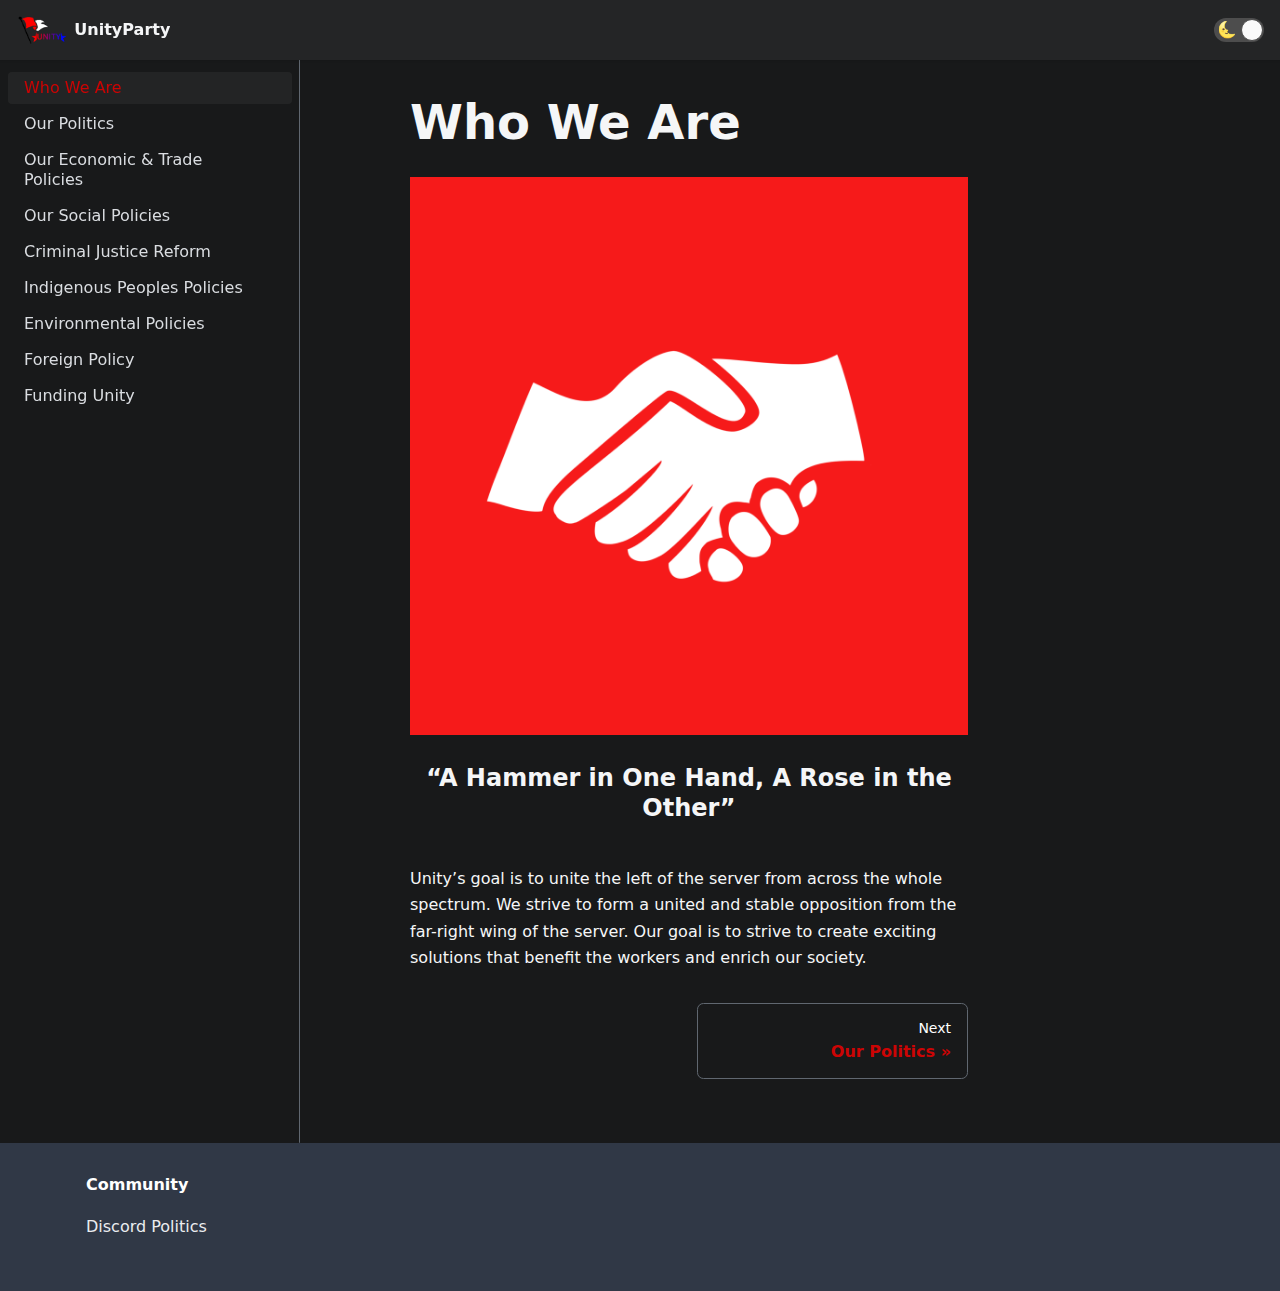
<file: docs/intro/index.html>
<!doctype html>
<html lang="en" dir="ltr">
<head>
<meta charset="UTF-8">
<meta name="viewport" content="width=device-width,initial-scale=1">
<meta name="generator" content="Docusaurus v2.0.0-beta.0">
<link rel="alternate" type="application/rss+xml" href="/blog/rss.xml" title="The Unity Party Blog RSS Feed">
<link rel="alternate" type="application/atom+xml" href="/blog/atom.xml" title="The Unity Party Blog Atom Feed"><title data-react-helmet="true">Who We Are | The Unity Party</title><meta data-react-helmet="true" property="og:url" content="https://unityparty.xyz/docs/intro"><meta data-react-helmet="true" name="docusaurus_locale" content="en"><meta data-react-helmet="true" name="docusaurus_version" content="current"><meta data-react-helmet="true" name="docusaurus_tag" content="docs-default-current"><meta data-react-helmet="true" property="og:title" content="Who We Are | The Unity Party"><meta data-react-helmet="true" name="description" content="UnityLogo"><meta data-react-helmet="true" property="og:description" content="UnityLogo"><meta data-react-helmet="true" property="og:image" content="https://unityparty.xyz/img/logo.png"><meta data-react-helmet="true" name="twitter:image" content="https://unityparty.xyz/img/logo.png"><meta data-react-helmet="true" name="twitter:card" content="summary_large_image"><link data-react-helmet="true" rel="shortcut icon" href="/img/favicon.ico"><link data-react-helmet="true" rel="canonical" href="https://unityparty.xyz/docs/intro"><link data-react-helmet="true" rel="alternate" href="https://unityparty.xyz/docs/intro" hreflang="en"><link data-react-helmet="true" rel="alternate" href="https://unityparty.xyz/docs/intro" hreflang="x-default"><link rel="stylesheet" href="/assets/css/styles.378023a0.css">
<link rel="preload" href="/assets/js/runtime~main.4ae4419f.js" as="script">
<link rel="preload" href="/assets/js/main.cc423ca6.js" as="script">
</head>
<body>
<script>!function(){function t(t){document.documentElement.setAttribute("data-theme",t)}var e=function(){var t=null;try{t=localStorage.getItem("theme")}catch(t){}return t}();t(null!==e?e:"dark")}()</script><div id="__docusaurus">
<div><a href="#main" class="skipToContent_1oUP">Skip to main content</a></div><nav class="navbar navbar--fixed-top"><div class="navbar__inner"><div class="navbar__items"><a class="navbar__brand" href="/"><img src="/img/logo.png" alt="UPLogo" class="themedImage_1VuW themedImage--light_3UqQ navbar__logo"><img src="/img/logo.png" alt="UPLogo" class="themedImage_1VuW themedImage--dark_hz6m navbar__logo"><strong class="navbar__title">UnityParty</strong></a></div><div class="navbar__items navbar__items--right"><div class="react-toggle displayOnlyInLargeViewport_GrZ2 react-toggle--checked react-toggle--disabled" role="button" tabindex="-1"><div class="react-toggle-track"><div class="react-toggle-track-check"><span class="toggle_71bT">🌜</span></div><div class="react-toggle-track-x"><span class="toggle_71bT">🌞</span></div></div><div class="react-toggle-thumb"></div><input type="checkbox" checked="" class="react-toggle-screenreader-only" aria-label="Switch between dark and light mode"></div></div></div><div role="presentation" class="navbar-sidebar__backdrop"></div><div class="navbar-sidebar"><div class="navbar-sidebar__brand"><a class="navbar__brand" href="/"><img src="/img/logo.png" alt="UPLogo" class="themedImage_1VuW themedImage--light_3UqQ navbar__logo"><img src="/img/logo.png" alt="UPLogo" class="themedImage_1VuW themedImage--dark_hz6m navbar__logo"><strong class="navbar__title">UnityParty</strong></a></div><div class="navbar-sidebar__items"><div class="menu"><ul class="menu__list"></ul></div></div></div></nav><div class="main-wrapper docs-wrapper doc-page"><div class="docPage_31aa"><div class="docSidebarContainer_3Kbt" role="complementary"><div class="sidebar_15mo"><div class="menu menu--responsive thin-scrollbar menu_Bmed"><button aria-label="Open menu" aria-haspopup="true" class="button button--secondary button--sm menu__button" type="button"><svg aria-label="Menu" class="sidebarMenuIcon_fgN0" width="24" height="24" viewBox="0 0 30 30" role="img" focusable="false"><title>Menu</title><path stroke="currentColor" stroke-linecap="round" stroke-miterlimit="10" stroke-width="2" d="M4 7h22M4 15h22M4 23h22"></path></svg></button><ul class="menu__list"><li class="menu__list-item"><a aria-current="page" class="menu__link menu__link--active active" href="/docs/intro">Who We Are</a></li><li class="menu__list-item"><a class="menu__link" href="/docs/politics">Our Politics</a></li><li class="menu__list-item"><a class="menu__link" href="/docs/economicstrade">Our Economic &amp; Trade Policies</a></li><li class="menu__list-item"><a class="menu__link" href="/docs/socialpolicy">Our Social Policies</a></li><li class="menu__list-item"><a class="menu__link" href="/docs/criminaljustice">Criminal Justice Reform</a></li><li class="menu__list-item"><a class="menu__link" href="/docs/indigenouspeoplepolicies">Indigenous Peoples Policies</a></li><li class="menu__list-item"><a class="menu__link" href="/docs/environmentalpolicies">Environmental Policies</a></li><li class="menu__list-item"><a class="menu__link" href="/docs/foreignpolicy">Foreign Policy</a></li><li class="menu__list-item"><a class="menu__link" href="/docs/howunitypays">Funding Unity</a></li></ul></div></div></div><main class="docMainContainer_3ufF"><div class="container padding-vert--lg docItemWrapper_3FMP"><div class="row"><div class="col docItemCol_3FnS"><div class="docItemContainer_33ec"><article><header><h1 class="docTitle_3a4h">Who We Are</h1></header><div class="markdown"><p><img alt="UnityLogo" src="/assets/images/logo-7983ddb6ab61083c47ab5b5c69000796.png"></p><center><h2>“A Hammer in One Hand, A Rose in the Other”</h2></center><br>Unity’s goal is to unite the left of the server from across the whole spectrum. We strive to form a united and stable opposition from the far-right wing of the server. Our goal is to strive to create exciting solutions that benefit the workers and enrich our society.</div></article><div class="margin-vert--lg"><nav class="pagination-nav" aria-label="Docs pages navigation"><div class="pagination-nav__item"></div><div class="pagination-nav__item pagination-nav__item--next"><a class="pagination-nav__link" href="/docs/politics"><div class="pagination-nav__sublabel">Next</div><div class="pagination-nav__label">Our Politics »</div></a></div></nav></div></div></div><div class="col col--3"><div class="tableOfContents_35-E thin-scrollbar"></div></div></div></div></main></div></div><footer class="footer footer--dark"><div class="container"><div class="row footer__links"><div class="col footer__col"><h4 class="footer__title">Community</h4><ul class="footer__items"><li class="footer__item"><a href="https://discord.gg/dp-atlantica" target="_blank" rel="noopener noreferrer" class="footer__link-item">Discord Politics</a></li></ul></div></div><div class="footer__bottom text--center"></div></div></footer></div>
<script src="/assets/js/runtime~main.4ae4419f.js"></script>
<script src="/assets/js/main.cc423ca6.js"></script>
</body>
</html>
</file>
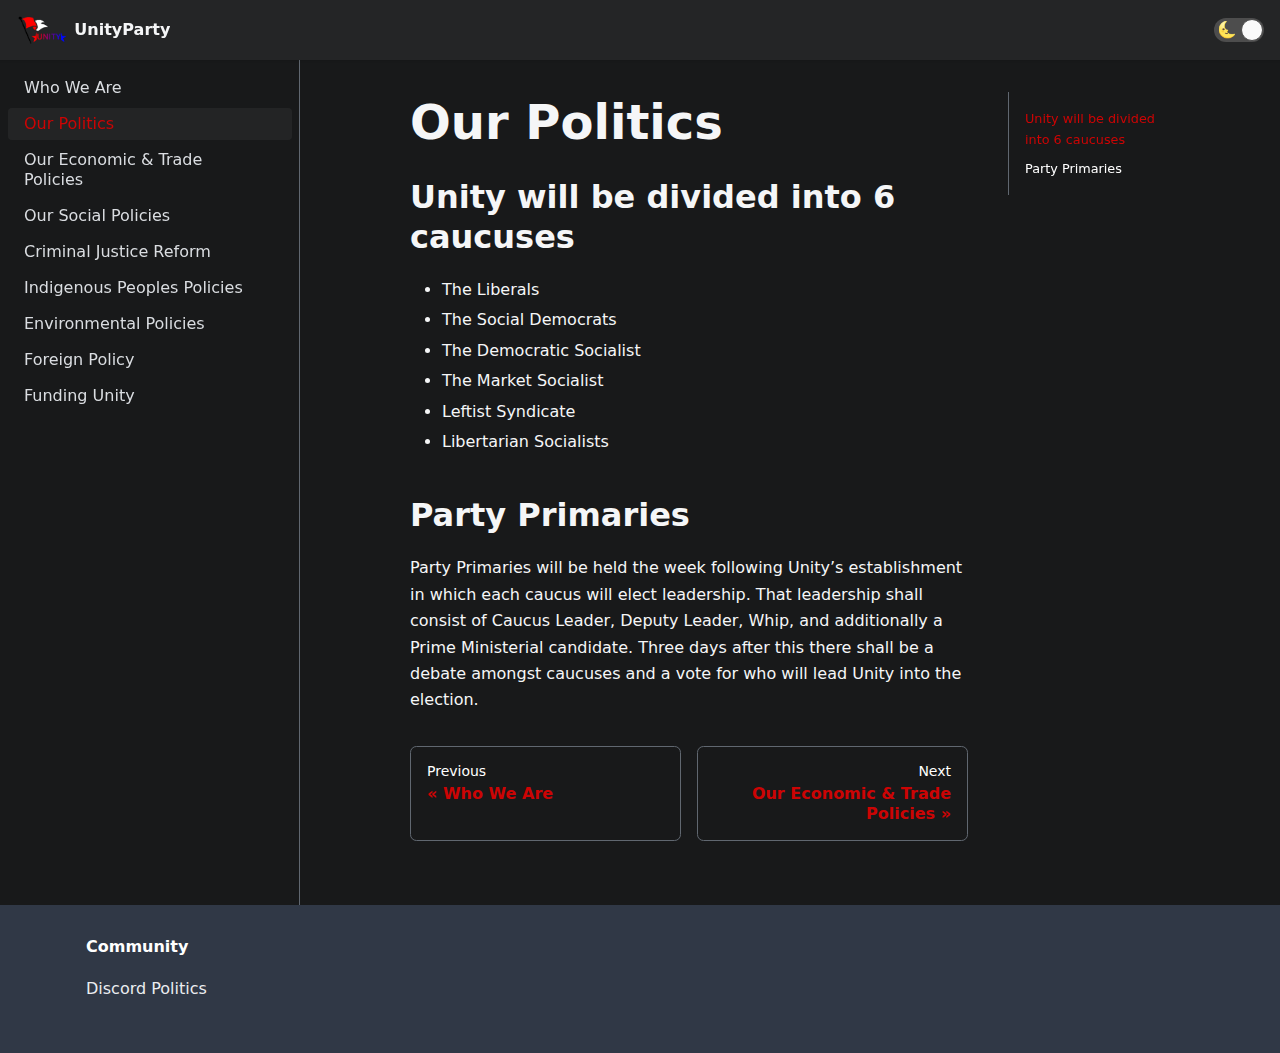
<file: docs/politics/index.html>
<!doctype html>
<html lang="en" dir="ltr">
<head>
<meta charset="UTF-8">
<meta name="viewport" content="width=device-width,initial-scale=1">
<meta name="generator" content="Docusaurus v2.0.0-beta.0">
<link rel="alternate" type="application/rss+xml" href="/blog/rss.xml" title="The Unity Party Blog RSS Feed">
<link rel="alternate" type="application/atom+xml" href="/blog/atom.xml" title="The Unity Party Blog Atom Feed"><title data-react-helmet="true">Our Politics | The Unity Party</title><meta data-react-helmet="true" property="og:url" content="https://unityparty.xyz/docs/politics"><meta data-react-helmet="true" name="docusaurus_locale" content="en"><meta data-react-helmet="true" name="docusaurus_version" content="current"><meta data-react-helmet="true" name="docusaurus_tag" content="docs-default-current"><meta data-react-helmet="true" property="og:title" content="Our Politics | The Unity Party"><meta data-react-helmet="true" name="description" content="Unity will be divided into 6 caucuses"><meta data-react-helmet="true" property="og:description" content="Unity will be divided into 6 caucuses"><meta data-react-helmet="true" property="og:image" content="https://unityparty.xyz/img/logo.png"><meta data-react-helmet="true" name="twitter:image" content="https://unityparty.xyz/img/logo.png"><meta data-react-helmet="true" name="twitter:card" content="summary_large_image"><link data-react-helmet="true" rel="shortcut icon" href="/img/favicon.ico"><link data-react-helmet="true" rel="canonical" href="https://unityparty.xyz/docs/politics"><link data-react-helmet="true" rel="alternate" href="https://unityparty.xyz/docs/politics" hreflang="en"><link data-react-helmet="true" rel="alternate" href="https://unityparty.xyz/docs/politics" hreflang="x-default"><link rel="stylesheet" href="/assets/css/styles.378023a0.css">
<link rel="preload" href="/assets/js/runtime~main.4ae4419f.js" as="script">
<link rel="preload" href="/assets/js/main.cc423ca6.js" as="script">
</head>
<body>
<script>!function(){function t(t){document.documentElement.setAttribute("data-theme",t)}var e=function(){var t=null;try{t=localStorage.getItem("theme")}catch(t){}return t}();t(null!==e?e:"dark")}()</script><div id="__docusaurus">
<div><a href="#main" class="skipToContent_1oUP">Skip to main content</a></div><nav class="navbar navbar--fixed-top"><div class="navbar__inner"><div class="navbar__items"><a class="navbar__brand" href="/"><img src="/img/logo.png" alt="UPLogo" class="themedImage_1VuW themedImage--light_3UqQ navbar__logo"><img src="/img/logo.png" alt="UPLogo" class="themedImage_1VuW themedImage--dark_hz6m navbar__logo"><strong class="navbar__title">UnityParty</strong></a></div><div class="navbar__items navbar__items--right"><div class="react-toggle displayOnlyInLargeViewport_GrZ2 react-toggle--checked react-toggle--disabled" role="button" tabindex="-1"><div class="react-toggle-track"><div class="react-toggle-track-check"><span class="toggle_71bT">🌜</span></div><div class="react-toggle-track-x"><span class="toggle_71bT">🌞</span></div></div><div class="react-toggle-thumb"></div><input type="checkbox" checked="" class="react-toggle-screenreader-only" aria-label="Switch between dark and light mode"></div></div></div><div role="presentation" class="navbar-sidebar__backdrop"></div><div class="navbar-sidebar"><div class="navbar-sidebar__brand"><a class="navbar__brand" href="/"><img src="/img/logo.png" alt="UPLogo" class="themedImage_1VuW themedImage--light_3UqQ navbar__logo"><img src="/img/logo.png" alt="UPLogo" class="themedImage_1VuW themedImage--dark_hz6m navbar__logo"><strong class="navbar__title">UnityParty</strong></a></div><div class="navbar-sidebar__items"><div class="menu"><ul class="menu__list"></ul></div></div></div></nav><div class="main-wrapper docs-wrapper doc-page"><div class="docPage_31aa"><div class="docSidebarContainer_3Kbt" role="complementary"><div class="sidebar_15mo"><div class="menu menu--responsive thin-scrollbar menu_Bmed"><button aria-label="Open menu" aria-haspopup="true" class="button button--secondary button--sm menu__button" type="button"><svg aria-label="Menu" class="sidebarMenuIcon_fgN0" width="24" height="24" viewBox="0 0 30 30" role="img" focusable="false"><title>Menu</title><path stroke="currentColor" stroke-linecap="round" stroke-miterlimit="10" stroke-width="2" d="M4 7h22M4 15h22M4 23h22"></path></svg></button><ul class="menu__list"><li class="menu__list-item"><a class="menu__link" href="/docs/intro">Who We Are</a></li><li class="menu__list-item"><a aria-current="page" class="menu__link menu__link--active active" href="/docs/politics">Our Politics</a></li><li class="menu__list-item"><a class="menu__link" href="/docs/economicstrade">Our Economic &amp; Trade Policies</a></li><li class="menu__list-item"><a class="menu__link" href="/docs/socialpolicy">Our Social Policies</a></li><li class="menu__list-item"><a class="menu__link" href="/docs/criminaljustice">Criminal Justice Reform</a></li><li class="menu__list-item"><a class="menu__link" href="/docs/indigenouspeoplepolicies">Indigenous Peoples Policies</a></li><li class="menu__list-item"><a class="menu__link" href="/docs/environmentalpolicies">Environmental Policies</a></li><li class="menu__list-item"><a class="menu__link" href="/docs/foreignpolicy">Foreign Policy</a></li><li class="menu__list-item"><a class="menu__link" href="/docs/howunitypays">Funding Unity</a></li></ul></div></div></div><main class="docMainContainer_3ufF"><div class="container padding-vert--lg docItemWrapper_3FMP"><div class="row"><div class="col docItemCol_3FnS"><div class="docItemContainer_33ec"><article><header><h1 class="docTitle_3a4h">Our Politics</h1></header><div class="markdown"><h2><a aria-hidden="true" tabindex="-1" class="anchor enhancedAnchor_2LWZ" id="unity-will-be-divided-into-6-caucuses"></a>Unity will be divided into 6 caucuses<a class="hash-link" href="#unity-will-be-divided-into-6-caucuses" title="Direct link to heading">#</a></h2><ul><li>The Liberals </li><li>The Social Democrats </li><li>The Democratic Socialist </li><li>The Market Socialist </li><li>Leftist Syndicate</li><li>Libertarian Socialists </li></ul><h2><a aria-hidden="true" tabindex="-1" class="anchor enhancedAnchor_2LWZ" id="party-primaries"></a>Party Primaries<a class="hash-link" href="#party-primaries" title="Direct link to heading">#</a></h2><p>Party Primaries will be held the week following Unity’s establishment in which each caucus will elect leadership. That leadership shall consist of Caucus Leader, Deputy Leader, Whip, and additionally a Prime Ministerial candidate. Three days after this there shall be a debate amongst caucuses and a vote for who will lead Unity into the election.</p></div></article><div class="margin-vert--lg"><nav class="pagination-nav" aria-label="Docs pages navigation"><div class="pagination-nav__item"><a class="pagination-nav__link" href="/docs/intro"><div class="pagination-nav__sublabel">Previous</div><div class="pagination-nav__label">« Who We Are</div></a></div><div class="pagination-nav__item pagination-nav__item--next"><a class="pagination-nav__link" href="/docs/economicstrade"><div class="pagination-nav__sublabel">Next</div><div class="pagination-nav__label">Our Economic &amp; Trade Policies »</div></a></div></nav></div></div></div><div class="col col--3"><div class="tableOfContents_35-E thin-scrollbar"><ul class="table-of-contents table-of-contents__left-border"><li><a href="#unity-will-be-divided-into-6-caucuses" class="table-of-contents__link">Unity will be divided into 6 caucuses</a></li><li><a href="#party-primaries" class="table-of-contents__link">Party Primaries</a></li></ul></div></div></div></div></main></div></div><footer class="footer footer--dark"><div class="container"><div class="row footer__links"><div class="col footer__col"><h4 class="footer__title">Community</h4><ul class="footer__items"><li class="footer__item"><a href="https://discord.gg/dp-atlantica" target="_blank" rel="noopener noreferrer" class="footer__link-item">Discord Politics</a></li></ul></div></div><div class="footer__bottom text--center"></div></div></footer></div>
<script src="/assets/js/runtime~main.4ae4419f.js"></script>
<script src="/assets/js/main.cc423ca6.js"></script>
</body>
</html>
</file>
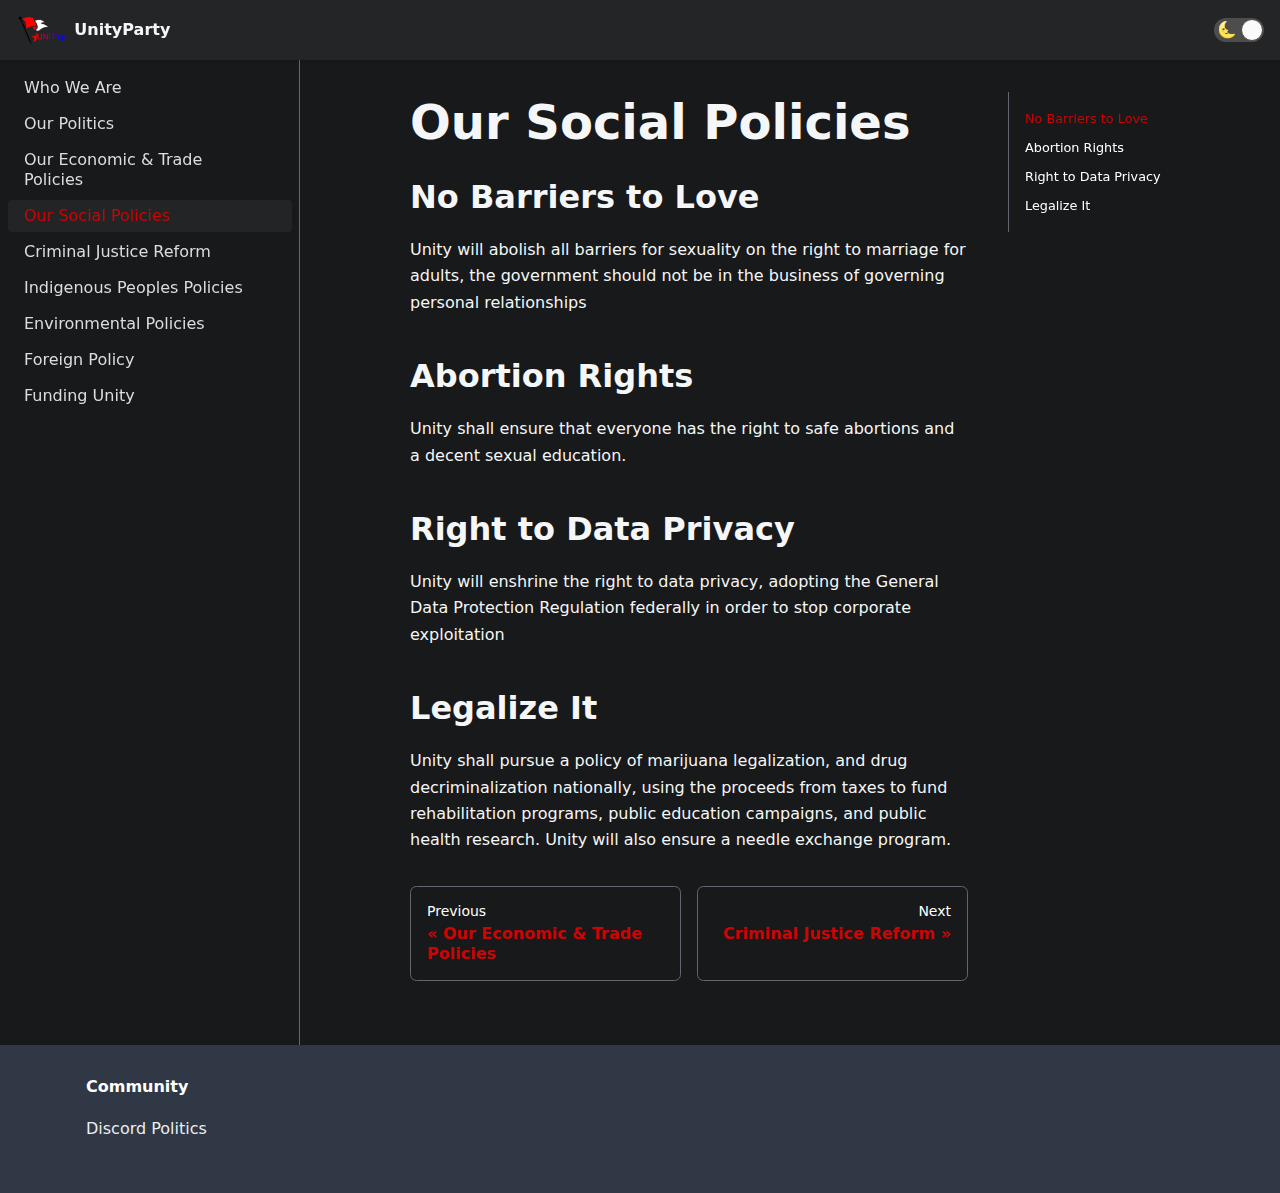
<file: docs/socialpolicy/index.html>
<!doctype html>
<html lang="en" dir="ltr">
<head>
<meta charset="UTF-8">
<meta name="viewport" content="width=device-width,initial-scale=1">
<meta name="generator" content="Docusaurus v2.0.0-beta.0">
<link rel="alternate" type="application/rss+xml" href="/blog/rss.xml" title="The Unity Party Blog RSS Feed">
<link rel="alternate" type="application/atom+xml" href="/blog/atom.xml" title="The Unity Party Blog Atom Feed"><title data-react-helmet="true">Our Social Policies | The Unity Party</title><meta data-react-helmet="true" property="og:url" content="https://unityparty.xyz/docs/socialpolicy"><meta data-react-helmet="true" name="docusaurus_locale" content="en"><meta data-react-helmet="true" name="docusaurus_version" content="current"><meta data-react-helmet="true" name="docusaurus_tag" content="docs-default-current"><meta data-react-helmet="true" property="og:title" content="Our Social Policies | The Unity Party"><meta data-react-helmet="true" name="description" content="No Barriers to Love"><meta data-react-helmet="true" property="og:description" content="No Barriers to Love"><meta data-react-helmet="true" property="og:image" content="https://unityparty.xyz/img/logo.png"><meta data-react-helmet="true" name="twitter:image" content="https://unityparty.xyz/img/logo.png"><meta data-react-helmet="true" name="twitter:card" content="summary_large_image"><link data-react-helmet="true" rel="shortcut icon" href="/img/favicon.ico"><link data-react-helmet="true" rel="canonical" href="https://unityparty.xyz/docs/socialpolicy"><link data-react-helmet="true" rel="alternate" href="https://unityparty.xyz/docs/socialpolicy" hreflang="en"><link data-react-helmet="true" rel="alternate" href="https://unityparty.xyz/docs/socialpolicy" hreflang="x-default"><link rel="stylesheet" href="/assets/css/styles.378023a0.css">
<link rel="preload" href="/assets/js/runtime~main.4ae4419f.js" as="script">
<link rel="preload" href="/assets/js/main.cc423ca6.js" as="script">
</head>
<body>
<script>!function(){function t(t){document.documentElement.setAttribute("data-theme",t)}var e=function(){var t=null;try{t=localStorage.getItem("theme")}catch(t){}return t}();t(null!==e?e:"dark")}()</script><div id="__docusaurus">
<div><a href="#main" class="skipToContent_1oUP">Skip to main content</a></div><nav class="navbar navbar--fixed-top"><div class="navbar__inner"><div class="navbar__items"><a class="navbar__brand" href="/"><img src="/img/logo.png" alt="UPLogo" class="themedImage_1VuW themedImage--light_3UqQ navbar__logo"><img src="/img/logo.png" alt="UPLogo" class="themedImage_1VuW themedImage--dark_hz6m navbar__logo"><strong class="navbar__title">UnityParty</strong></a></div><div class="navbar__items navbar__items--right"><div class="react-toggle displayOnlyInLargeViewport_GrZ2 react-toggle--checked react-toggle--disabled" role="button" tabindex="-1"><div class="react-toggle-track"><div class="react-toggle-track-check"><span class="toggle_71bT">🌜</span></div><div class="react-toggle-track-x"><span class="toggle_71bT">🌞</span></div></div><div class="react-toggle-thumb"></div><input type="checkbox" checked="" class="react-toggle-screenreader-only" aria-label="Switch between dark and light mode"></div></div></div><div role="presentation" class="navbar-sidebar__backdrop"></div><div class="navbar-sidebar"><div class="navbar-sidebar__brand"><a class="navbar__brand" href="/"><img src="/img/logo.png" alt="UPLogo" class="themedImage_1VuW themedImage--light_3UqQ navbar__logo"><img src="/img/logo.png" alt="UPLogo" class="themedImage_1VuW themedImage--dark_hz6m navbar__logo"><strong class="navbar__title">UnityParty</strong></a></div><div class="navbar-sidebar__items"><div class="menu"><ul class="menu__list"></ul></div></div></div></nav><div class="main-wrapper docs-wrapper doc-page"><div class="docPage_31aa"><div class="docSidebarContainer_3Kbt" role="complementary"><div class="sidebar_15mo"><div class="menu menu--responsive thin-scrollbar menu_Bmed"><button aria-label="Open menu" aria-haspopup="true" class="button button--secondary button--sm menu__button" type="button"><svg aria-label="Menu" class="sidebarMenuIcon_fgN0" width="24" height="24" viewBox="0 0 30 30" role="img" focusable="false"><title>Menu</title><path stroke="currentColor" stroke-linecap="round" stroke-miterlimit="10" stroke-width="2" d="M4 7h22M4 15h22M4 23h22"></path></svg></button><ul class="menu__list"><li class="menu__list-item"><a class="menu__link" href="/docs/intro">Who We Are</a></li><li class="menu__list-item"><a class="menu__link" href="/docs/politics">Our Politics</a></li><li class="menu__list-item"><a class="menu__link" href="/docs/economicstrade">Our Economic &amp; Trade Policies</a></li><li class="menu__list-item"><a aria-current="page" class="menu__link menu__link--active active" href="/docs/socialpolicy">Our Social Policies</a></li><li class="menu__list-item"><a class="menu__link" href="/docs/criminaljustice">Criminal Justice Reform</a></li><li class="menu__list-item"><a class="menu__link" href="/docs/indigenouspeoplepolicies">Indigenous Peoples Policies</a></li><li class="menu__list-item"><a class="menu__link" href="/docs/environmentalpolicies">Environmental Policies</a></li><li class="menu__list-item"><a class="menu__link" href="/docs/foreignpolicy">Foreign Policy</a></li><li class="menu__list-item"><a class="menu__link" href="/docs/howunitypays">Funding Unity</a></li></ul></div></div></div><main class="docMainContainer_3ufF"><div class="container padding-vert--lg docItemWrapper_3FMP"><div class="row"><div class="col docItemCol_3FnS"><div class="docItemContainer_33ec"><article><header><h1 class="docTitle_3a4h">Our Social Policies</h1></header><div class="markdown"><h2><a aria-hidden="true" tabindex="-1" class="anchor enhancedAnchor_2LWZ" id="no-barriers-to-love"></a>No Barriers to Love<a class="hash-link" href="#no-barriers-to-love" title="Direct link to heading">#</a></h2><p>Unity will abolish all barriers for sexuality on the right to marriage for adults, the government should not be in the business of governing personal relationships</p><h2><a aria-hidden="true" tabindex="-1" class="anchor enhancedAnchor_2LWZ" id="abortion-rights"></a>Abortion Rights<a class="hash-link" href="#abortion-rights" title="Direct link to heading">#</a></h2><p>Unity shall ensure that everyone has the right to safe abortions and a decent sexual education. </p><h2><a aria-hidden="true" tabindex="-1" class="anchor enhancedAnchor_2LWZ" id="right-to-data-privacy"></a>Right to Data Privacy<a class="hash-link" href="#right-to-data-privacy" title="Direct link to heading">#</a></h2><p>Unity will enshrine the right to data privacy, adopting the General Data Protection Regulation federally in order to stop corporate exploitation</p><h2><a aria-hidden="true" tabindex="-1" class="anchor enhancedAnchor_2LWZ" id="legalize-it"></a>Legalize It<a class="hash-link" href="#legalize-it" title="Direct link to heading">#</a></h2><p>Unity shall pursue a policy of marijuana legalization, and drug decriminalization nationally, using the proceeds from taxes to fund rehabilitation programs, public education campaigns, and public health research. Unity will also ensure a needle exchange program.</p></div></article><div class="margin-vert--lg"><nav class="pagination-nav" aria-label="Docs pages navigation"><div class="pagination-nav__item"><a class="pagination-nav__link" href="/docs/economicstrade"><div class="pagination-nav__sublabel">Previous</div><div class="pagination-nav__label">« Our Economic &amp; Trade Policies</div></a></div><div class="pagination-nav__item pagination-nav__item--next"><a class="pagination-nav__link" href="/docs/criminaljustice"><div class="pagination-nav__sublabel">Next</div><div class="pagination-nav__label">Criminal Justice Reform »</div></a></div></nav></div></div></div><div class="col col--3"><div class="tableOfContents_35-E thin-scrollbar"><ul class="table-of-contents table-of-contents__left-border"><li><a href="#no-barriers-to-love" class="table-of-contents__link">No Barriers to Love</a></li><li><a href="#abortion-rights" class="table-of-contents__link">Abortion Rights</a></li><li><a href="#right-to-data-privacy" class="table-of-contents__link">Right to Data Privacy</a></li><li><a href="#legalize-it" class="table-of-contents__link">Legalize It</a></li></ul></div></div></div></div></main></div></div><footer class="footer footer--dark"><div class="container"><div class="row footer__links"><div class="col footer__col"><h4 class="footer__title">Community</h4><ul class="footer__items"><li class="footer__item"><a href="https://discord.gg/dp-atlantica" target="_blank" rel="noopener noreferrer" class="footer__link-item">Discord Politics</a></li></ul></div></div><div class="footer__bottom text--center"></div></div></footer></div>
<script src="/assets/js/runtime~main.4ae4419f.js"></script>
<script src="/assets/js/main.cc423ca6.js"></script>
</body>
</html>
</file>
<file: assets/css/styles.378023a0.css>
.admonition-icon,code{vertical-align:middle}.row .col,img{max-width:100%}.markdown li,body{word-wrap:break-word}pre,table{overflow:auto}blockquote,pre{margin:0 0 var(--ifm-spacing-vertical)}.button,.close{-webkit-appearance:none;cursor:pointer}.breadcrumbs__link,.button{transition-timing-function:var(--ifm-transition-timing-default)}.button,.react-toggle{-webkit-user-select:none;-ms-user-select:none}.button--outline.button--active,.button--outline:active,.button--outline:hover,:root{--ifm-button-color:var(--ifm-font-color-base-inverse)}.button,.close,.menu__link,.navbar__link{cursor:pointer}.navbar--dark,:root{--ifm-navbar-link-hover-color:var(--ifm-color-primary)}.footer__items,.menu__list,.pills__item{list-style-type:none}.tabs__item,hr,img{box-sizing:content-box}.navbar__title,.text--truncate{text-overflow:ellipsis;white-space:nowrap}.button,.dropdown__link,.navbar__title,.text--truncate{white-space:nowrap}:root,html[data-theme=dark]{--ifm-color-emphasis-500:var(--ifm-color-gray-500)}.react-toggle,html{-webkit-tap-highlight-color:transparent}:root{--ra-admonition-background-color:var(--ifm-alert-background-color);--ra-admonition-border-width:var(--ifm-alert-border-width);--ra-admonition-border-color:var(--ifm-alert-border-color);--ra-admonition-border-radius:var(--ifm-alert-border-radius);--ra-admonition-color:var(--ifm-alert-color);--ra-admonition-padding-vertical:var(--ifm-alert-padding-vertical);--ra-admonition-padding-horizontal:var(--ifm-alert-padding-horizontal);--ra-color-note:var(--ifm-color-secondary);--ra-color-important:var(--ifm-color-info);--ra-color-tip:var(--ifm-color-success);--ra-color-caution:var(--ifm-color-warning);--ra-color-warning:var(--ifm-color-danger);--ra-color-text-dark:var(--ifm-color-gray-900)}.admonition{margin-bottom:1em;--ra-admonition-icon-color:var(--ra-admonition-color)}.admonition:not(.alert){--ra-admonition-background-color:var(--ifm-color-primary);background-color:var(--ra-admonition-background-color);border:var(--ra-admonition-border-width) solid var(--ra-admonition-border-color);border-radius:var(--ra-admonition-border-radius);box-sizing:border-box;color:var(--ra-admonition-color);padding:var(--ra-admonition-padding-vertical) var(--ra-admonition-padding-horizontal)}.container,.row .col{padding:0 var(--ifm-spacing-horizontal);width:100%}.admonition h5{margin-bottom:8px;margin-top:0;text-transform:uppercase}.admonition-icon{display:inline-block;margin-right:.2em}.admonition-icon svg{stroke-width:0;fill:var(--ra-admonition-icon-color);stroke:var(--ra-admonition-icon-color);display:inline-block;height:22px;width:22px}.admonition-content>:last-child,blockquote>:last-child{margin-bottom:0}.admonition-note{--ra-admonition-color:var(--ra-color-text-dark)}:root{--ifm-dark-value:10%;--ifm-darker-value:15%;--ifm-darkest-value:30%;--ifm-light-value:15%;--ifm-lighter-value:30%;--ifm-lightest-value:50%;--ifm-color-primary:#3578e5;--ifm-color-primary-dark:#306cce;--ifm-color-primary-darker:#2d66c3;--ifm-color-primary-darkest:#2554a0;--ifm-color-primary-light:#538ce9;--ifm-color-primary-lighter:#72a1ed;--ifm-color-primary-lightest:#9abcf2;--ifm-color-secondary:#ebedf0;--ifm-color-secondary-dark:#d4d5d8;--ifm-color-secondary-darker:#c8c9cc;--ifm-color-secondary-darkest:#a4a6a8;--ifm-color-secondary-light:#eef0f2;--ifm-color-secondary-lighter:#f1f2f5;--ifm-color-secondary-lightest:#f5f6f8;--ifm-color-success:#00a400;--ifm-color-success-dark:#009400;--ifm-color-success-darker:#008b00;--ifm-color-success-darkest:#007300;--ifm-color-success-light:#26b226;--ifm-color-success-lighter:#4dbf4d;--ifm-color-success-lightest:#80d280;--ifm-color-info:#54c7ec;--ifm-color-info-dark:#4cb3d4;--ifm-color-info-darker:#47a9c9;--ifm-color-info-darkest:#3b8ba5;--ifm-color-info-light:#6ecfef;--ifm-color-info-lighter:#87d8f2;--ifm-color-info-lightest:#aae3f6;--ifm-color-warning:#ffba00;--ifm-color-warning-dark:#e6a700;--ifm-color-warning-darker:#d99e00;--ifm-color-warning-darkest:#b38200;--ifm-color-warning-light:#ffc426;--ifm-color-warning-lighter:#ffcf4d;--ifm-color-warning-lightest:#ffdd80;--ifm-color-danger:#fa383e;--ifm-color-danger-dark:#e13238;--ifm-color-danger-darker:#d53035;--ifm-color-danger-darkest:#af272b;--ifm-color-danger-light:#fb565b;--ifm-color-danger-lighter:#fb7478;--ifm-color-danger-lightest:#fd9c9f;--ifm-color-white:#fff;--ifm-color-black:#000;--ifm-color-gray-0:var(--ifm-color-white);--ifm-color-gray-100:#f5f6f7;--ifm-color-gray-200:#ebedf0;--ifm-color-gray-300:#dadde1;--ifm-color-gray-400:#ccd0d5;--ifm-color-gray-500:#bec3c9;--ifm-color-gray-600:#8d949e;--ifm-color-gray-700:#606770;--ifm-color-gray-800:#444950;--ifm-color-gray-900:#1c1e21;--ifm-color-gray-1000:var(--ifm-color-black);--ifm-color-emphasis-0:var(--ifm-color-gray-0);--ifm-color-emphasis-100:var(--ifm-color-gray-100);--ifm-color-emphasis-200:var(--ifm-color-gray-200);--ifm-color-emphasis-300:var(--ifm-color-gray-300);--ifm-color-emphasis-400:var(--ifm-color-gray-400);--ifm-color-emphasis-600:var(--ifm-color-gray-600);--ifm-color-emphasis-700:var(--ifm-color-gray-700);--ifm-color-emphasis-800:var(--ifm-color-gray-800);--ifm-color-emphasis-900:var(--ifm-color-gray-900);--ifm-color-emphasis-1000:var(--ifm-color-gray-1000);--ifm-color-content:var(--ifm-color-emphasis-900);--ifm-color-content-inverse:var(--ifm-color-emphasis-0);--ifm-color-content-secondary:#606770;--ifm-background-color:transparent;--ifm-background-surface-color:var(--ifm-color-content-inverse);--ifm-global-border-width:1px;--ifm-global-radius:0.4rem;--ifm-hover-overlay:rgba(0,0,0,0.05);--ifm-font-color-base:var(--ifm-color-content);--ifm-font-color-base-inverse:var(--ifm-color-content-inverse);--ifm-font-color-secondary:var(--ifm-color-content-secondary);--ifm-font-family-base:system-ui,-apple-system,Segoe UI,Roboto,Ubuntu,Cantarell,Noto Sans,sans-serif,BlinkMacSystemFont,"Segoe UI",Helvetica,Arial,sans-serif,"Apple Color Emoji","Segoe UI Emoji","Segoe UI Symbol";--ifm-font-family-monospace:SFMono-Regular,Menlo,Monaco,Consolas,"Liberation Mono","Courier New",monospace;--ifm-font-size-base:100%;--ifm-font-weight-light:300;--ifm-font-weight-normal:400;--ifm-font-weight-semibold:500;--ifm-font-weight-bold:700;--ifm-font-weight-base:var(--ifm-font-weight-normal);--ifm-line-height-base:1.65;--ifm-global-spacing:1rem;--ifm-spacing-vertical:var(--ifm-global-spacing);--ifm-spacing-horizontal:var(--ifm-global-spacing);--ifm-transition-fast:200ms;--ifm-transition-slow:400ms;--ifm-transition-timing-default:cubic-bezier(0.08,0.52,0.52,1);--ifm-global-shadow-lw:0 1px 2px 0 rgba(0,0,0,0.1);--ifm-global-shadow-md:0 5px 40px rgba(0,0,0,0.2);--ifm-global-shadow-tl:0 12px 28px 0 rgba(0,0,0,0.2),0 2px 4px 0 rgba(0,0,0,0.1);--ifm-z-index-dropdown:2;--ifm-z-index-fixed:3;--ifm-z-index-overlay:4;--ifm-container-width:1140px;--ifm-container-width-xl:1320px;--ifm-code-background:#f6f7f8;--ifm-code-border-radius:var(--ifm-global-radius);--ifm-code-color:var(--ifm-color-emphasis-900);--ifm-code-font-size:90%;--ifm-code-padding-horizontal:0.3rem;--ifm-code-padding-vertical:0.1rem;--ifm-pre-background:var(--ifm-color-emphasis-100);--ifm-pre-border-radius:var(--ifm-code-border-radius);--ifm-pre-color:inherit;--ifm-pre-line-height:1.45;--ifm-pre-padding:1rem;--ifm-heading-color:inherit;--ifm-heading-margin-top:0;--ifm-heading-margin-bottom:var(--ifm-spacing-vertical);--ifm-heading-font-family:inherit;--ifm-heading-font-weight:var(--ifm-font-weight-bold);--ifm-heading-line-height:1.25;--ifm-h1-font-size:2rem;--ifm-h2-font-size:1.5rem;--ifm-h3-font-size:1.25rem;--ifm-h4-font-size:1rem;--ifm-h5-font-size:0.875rem;--ifm-h6-font-size:0.85rem;--ifm-image-alignment-padding:1.25rem;--ifm-leading-desktop:1.25;--ifm-leading:calc(var(--ifm-leading-desktop)*1rem);--ifm-list-left-padding:2rem;--ifm-list-margin:1rem;--ifm-list-item-margin:0.25rem;--ifm-list-paragraph-margin:1rem;--ifm-table-cell-padding:0.75rem;--ifm-table-background:transparent;--ifm-table-stripe-background:var(--ifm-color-emphasis-100);--ifm-table-border-width:1px;--ifm-table-border-color:var(--ifm-color-emphasis-300);--ifm-table-head-background:inherit;--ifm-table-head-color:inherit;--ifm-table-head-font-weight:var(--ifm-font-weight-bold);--ifm-table-cell-color:inherit;--ifm-link-color:var(--ifm-color-primary);--ifm-link-decoration:none;--ifm-link-hover-color:var(--ifm-link-color);--ifm-link-hover-decoration:underline;--ifm-paragraph-margin-bottom:var(--ifm-leading);--ifm-blockquote-color:#6a737d;--ifm-blockquote-font-size:var(--ifm-font-size-base);--ifm-blockquote-padding-horizontal:1rem;--ifm-blockquote-padding-vertical:1rem;--ifm-hr-border-color:var(--ifm-color-emphasis-500);--ifm-hr-border-width:1px;--ifm-hr-margin-vertical:1.5rem;--ifm-alert-background-color:inherit;--ifm-alert-border-color:inherit;--ifm-alert-border-radius:var(--ifm-global-radius);--ifm-alert-border-width:var(--ifm-global-border-width);--ifm-alert-color:var(--ifm-font-color-base-inverse);--ifm-alert-padding-horizontal:var(--ifm-spacing-horizontal);--ifm-alert-padding-vertical:var(--ifm-spacing-vertical);--ifm-avatar-intro-margin:1rem;--ifm-avatar-intro-alignment:inherit;--ifm-avatar-photo-size-sm:2rem;--ifm-avatar-photo-size-md:3rem;--ifm-avatar-photo-size-lg:4rem;--ifm-avatar-photo-size-xl:6rem;--ifm-badge-background-color:inherit;--ifm-badge-border-color:inherit;--ifm-badge-border-radius:var(--ifm-global-radius);--ifm-badge-border-width:var(--ifm-global-border-width);--ifm-badge-color:var(--ifm-color-white);--ifm-badge-padding-horizontal:calc(var(--ifm-spacing-horizontal)*0.5);--ifm-badge-padding-vertical:calc(var(--ifm-spacing-vertical)*0.25);--ifm-breadcrumb-border-radius:1.5rem;--ifm-breadcrumb-spacing:0.0625rem;--ifm-breadcrumb-color-active:var(--ifm-color-primary);--ifm-breadcrumb-item-background-active:var(--ifm-hover-overlay);--ifm-breadcrumb-padding-horizontal:1rem;--ifm-breadcrumb-padding-vertical:0.5rem;--ifm-breadcrumb-size-multiplier:1;--ifm-breadcrumb-separator:url('data:image/svg+xml;utf8,<svg xmlns="http://www.w3.org/2000/svg" x="0px" y="0px" viewBox="0 0 256 256"><g><g><polygon points="79.093,0 48.907,30.187 146.72,128 48.907,225.813 79.093,256 207.093,128"/></g></g><g></g><g></g><g></g><g></g><g></g><g></g><g></g><g></g><g></g><g></g><g></g><g></g><g></g><g></g><g></g></svg>');--ifm-breadcrumb-separator-filter:none;--ifm-breadcrumb-separator-size:0.5rem;--ifm-breadcrumb-separator-size-multiplier:1.25;--ifm-button-background-color:inherit;--ifm-button-border-color:var(--ifm-button-background-color);--ifm-button-border-width:var(--ifm-global-border-width);--ifm-button-font-weight:var(--ifm-font-weight-bold);--ifm-button-padding-horizontal:1.5rem;--ifm-button-padding-vertical:0.375rem;--ifm-button-size-multiplier:1;--ifm-button-transition-duration:var(--ifm-transition-fast);--ifm-button-border-radius:calc(var(--ifm-global-radius)*var(--ifm-button-size-multiplier));--ifm-button-group-margin:2px;--ifm-card-background-color:var(--ifm-background-surface-color);--ifm-card-border-radius:calc(var(--ifm-global-radius)*2);--ifm-card-horizontal-spacing:var(--ifm-global-spacing);--ifm-card-vertical-spacing:var(--ifm-global-spacing);--ifm-toc-border-color:var(--ifm-color-emphasis-300);--ifm-toc-link-color:var(--ifm-color-content-secondary);--ifm-toc-padding-vertical:0.5rem;--ifm-toc-padding-horizontal:0.5rem;--ifm-dropdown-background-color:var(--ifm-background-surface-color);--ifm-dropdown-font-weight:var(--ifm-font-weight-semibold);--ifm-dropdown-link-color:var(--ifm-font-color-base);--ifm-dropdown-hover-background-color:var(--ifm-hover-overlay);--ifm-footer-background-color:var(--ifm-color-emphasis-100);--ifm-footer-color:inherit;--ifm-footer-link-color:var(--ifm-color-emphasis-700);--ifm-footer-link-hover-color:var(--ifm-color-primary);--ifm-footer-link-horizontal-spacing:0.5rem;--ifm-footer-padding-horizontal:calc(var(--ifm-spacing-horizontal)*2);--ifm-footer-padding-vertical:calc(var(--ifm-spacing-vertical)*2);--ifm-footer-title-color:inherit;--ifm-hero-background-color:var(--ifm-background-surface-color);--ifm-hero-text-color:var(--ifm-color-emphasis-800);--ifm-menu-color:var(--ifm-color-emphasis-700);--ifm-menu-color-active:var(--ifm-color-primary);--ifm-menu-color-background-active:var(--ifm-hover-overlay);--ifm-menu-color-background-hover:var(--ifm-hover-overlay);--ifm-menu-link-padding-horizontal:1rem;--ifm-menu-link-padding-vertical:0.375rem;--ifm-menu-link-sublist-icon:url('data:image/svg+xml;utf8,<svg xmlns="http://www.w3.org/2000/svg" width="16px" height="16px" viewBox="0 0 24 24"><path fill="rgba(0,0,0,0.5)" d="M7.41 15.41L12 10.83l4.59 4.58L18 14l-6-6-6 6z"></path></svg>');--ifm-menu-link-sublist-icon-filter:none;--ifm-navbar-background-color:var(--ifm-background-surface-color);--ifm-navbar-height:3.75rem;--ifm-navbar-item-padding-horizontal:1rem;--ifm-navbar-item-padding-vertical:0.25rem;--ifm-navbar-link-color:var(--ifm-font-color-base);--ifm-navbar-link-active-color:var(--ifm-link-color);--ifm-navbar-padding-horizontal:var(--ifm-spacing-horizontal);--ifm-navbar-padding-vertical:calc(var(--ifm-spacing-vertical)*0.5);--ifm-navbar-shadow:var(--ifm-global-shadow-lw);--ifm-navbar-search-input-background-color:var(--ifm-color-emphasis-200);--ifm-navbar-search-input-color:var(--ifm-color-emphasis-800);--ifm-navbar-search-input-placeholder-color:var(--ifm-color-emphasis-500);--ifm-navbar-search-input-icon:url('data:image/svg+xml;utf8,<svg fill="currentColor" xmlns="http://www.w3.org/2000/svg" viewBox="0 0 16 16" height="16px" width="16px"><path d="M6.02945,10.20327a4.17382,4.17382,0,1,1,4.17382-4.17382A4.15609,4.15609,0,0,1,6.02945,10.20327Zm9.69195,4.2199L10.8989,9.59979A5.88021,5.88021,0,0,0,12.058,6.02856,6.00467,6.00467,0,1,0,9.59979,10.8989l4.82338,4.82338a.89729.89729,0,0,0,1.29912,0,.89749.89749,0,0,0-.00087-1.29909Z" /></svg>');--ifm-navbar-sidebar-width:80vw;--ifm-pagination-border-radius:calc(var(--ifm-global-radius)*var(--ifm-pagination-size-multiplier));--ifm-pagination-color-active:var(--ifm-color-primary);--ifm-pagination-font-size:1rem;--ifm-pagination-item-active-background:var(--ifm-hover-overlay);--ifm-pagination-page-spacing:0.0625rem;--ifm-pagination-padding-horizontal:calc(var(--ifm-spacing-horizontal)*1);--ifm-pagination-padding-vertical:calc(var(--ifm-spacing-vertical)*0.25);--ifm-pagination-size-multiplier:1;--ifm-pagination-nav-border-radius:var(--ifm-global-radius);--ifm-pagination-nav-color-hover:var(--ifm-color-primary);--ifm-pills-color-active:var(--ifm-color-primary);--ifm-pills-color-background-active:var(--ifm-hover-overlay);--ifm-pills-spacing:0.0625rem;--ifm-tabs-color:var(--ifm-font-color-secondary);--ifm-tabs-color-active:var(--ifm-color-primary);--ifm-tabs-padding-horizontal:1rem;--ifm-tabs-padding-vertical:1rem;--ifm-tabs-spacing:0.0625rem;--ifm-scrollbar-size:7px;--ifm-scrollbar-track-background-color:#f1f1f1;--ifm-scrollbar-thumb-background-color:#888;--ifm-scrollbar-thumb-hover-background-color:#555;--ifm-color-primary:#cc0404;--ifm-color-primary-dark:#b80404;--ifm-color-primary-darker:#8f0303;--ifm-color-primary-darkest:#660202;--ifm-color-primary-light:#d11d1d;--ifm-color-primary-lighter:#db4f4f;--ifm-color-primary-lightest:#e68282;--ifm-code-font-size:95%;--docusaurus-announcement-bar-height:auto;--collapse-button-bg-color-dark:#2e333a;--doc-sidebar-width:300px}.badge--danger,.badge--info,.badge--primary,.badge--secondary,.badge--success,.badge--warning{--ifm-badge-border-color:var(--ifm-badge-background-color)}.button--link,.button--outline{--ifm-button-background-color:transparent}.navbar--dark,.navbar--primary{--ifm-navbar-search-input-background-color:hsla(0,0%,100%,0.1);--ifm-navbar-search-input-placeholder-color:hsla(0,0%,100%,0.5)}*{box-sizing:border-box}html{-webkit-font-smoothing:antialiased;text-rendering:optimizelegibility;-webkit-text-size-adjust:100%;text-size-adjust:100%;background-color:var(--ifm-background-color);color:var(--ifm-font-color-base);font:var(--ifm-font-size-base)/var(--ifm-line-height-base) var(--ifm-font-family-base)}body{margin:0;transition:var(--ifm-transition-fast) ease color}.container{margin:0 auto;max-width:var(--ifm-container-width)}.padding-bottom--none,.padding-vert--none{padding-bottom:0!important}.padding-top--none,.padding-vert--none{padding-top:0!important}.padding-horiz--none,.padding-left--none{padding-left:0!important}.padding-horiz--none,.padding-right--none{padding-right:0!important}.container--fluid{max-width:inherit}.row{display:flex;flex-direction:row;flex-wrap:wrap;margin:0 calc(var(--ifm-spacing-horizontal)*-1)}.margin-bottom--none,.margin-vert--none,.markdown>:last-child{margin-bottom:0!important}.margin-top--none,.margin-vert--none,.markdown>:first-child{margin-top:0!important}.row .col{--ifm-col-width:100%;flex:1 0;margin-left:0}.row .col.col--1,.row .col.col--2,.row .col.col--3,.row .col[class*=col--]{flex:0 0 var(--ifm-col-width);max-width:var(--ifm-col-width)}.row .col.col--1{--ifm-col-width:8.33333%}.row .col.col--offset-1{margin-left:8.33333%}.row .col.col--2{--ifm-col-width:16.66667%}.row .col.col--offset-2{margin-left:16.66667%}.row .col.col--3{--ifm-col-width:25%}.row .col.col--offset-3{margin-left:25%}.row .col.col--4{--ifm-col-width:33.33333%;flex:0 0 var(--ifm-col-width);max-width:var(--ifm-col-width)}.row .col.col--offset-4{margin-left:33.33333%}.row .col.col--5{--ifm-col-width:41.66667%;flex:0 0 var(--ifm-col-width);max-width:var(--ifm-col-width)}.row .col.col--6,.row .col.col--7{flex:0 0 var(--ifm-col-width);max-width:var(--ifm-col-width)}.row .col.col--offset-5{margin-left:41.66667%}.row .col.col--6{--ifm-col-width:50%}.row .col.col--offset-6{margin-left:50%}.row .col.col--7{--ifm-col-width:58.33333%}.row .col.col--offset-7{margin-left:58.33333%}.row .col.col--8{--ifm-col-width:66.66667%;flex:0 0 var(--ifm-col-width);max-width:var(--ifm-col-width)}.row .col.col--offset-8{margin-left:66.66667%}.row .col.col--9{--ifm-col-width:75%;flex:0 0 var(--ifm-col-width);max-width:var(--ifm-col-width)}.row .col.col--10,.row .col.col--11{flex:0 0 var(--ifm-col-width);max-width:var(--ifm-col-width)}.row .col.col--offset-9{margin-left:75%}.row .col.col--10{--ifm-col-width:83.33333%}.row .col.col--offset-10{margin-left:83.33333%}.row .col.col--11{--ifm-col-width:91.66667%}.row .col.col--offset-11{margin-left:91.66667%}.row .col.col--12{--ifm-col-width:100%;flex:0 0 var(--ifm-col-width);max-width:var(--ifm-col-width)}.row .col.col--offset-12{margin-left:100%}.row--no-gutters{margin-left:0;margin-right:0}.margin-horiz--none,.margin-left--none{margin-left:0!important}.margin-horiz--none,.margin-right--none{margin-right:0!important}.row--no-gutters>.col{padding-left:0;padding-right:0}.row--align-top{align-items:flex-start}.row--align-bottom{align-items:flex-end}.row--align-center{align-items:center}.row--align-stretch{align-items:stretch}.row--align-baseline{align-items:baseline}.margin--none{margin:0!important}.margin-bottom--xs,.margin-vert--xs{margin-bottom:.25rem!important}.margin-top--xs,.margin-vert--xs{margin-top:.25rem!important}.margin-horiz--xs,.margin-left--xs{margin-left:.25rem!important}.margin-horiz--xs,.margin-right--xs{margin-right:.25rem!important}.margin--xs{margin:.25rem!important}.margin-bottom--sm,.margin-vert--sm{margin-bottom:.5rem!important}.margin-top--sm,.margin-vert--sm{margin-top:.5rem!important}.margin-horiz--sm,.margin-left--sm{margin-left:.5rem!important}.margin-horiz--sm,.margin-right--sm{margin-right:.5rem!important}.margin--sm{margin:.5rem!important}.margin-bottom--md,.margin-vert--md{margin-bottom:1rem!important}.margin-top--md,.margin-vert--md{margin-top:1rem!important}.margin-horiz--md,.margin-left--md{margin-left:1rem!important}.margin-horiz--md,.margin-right--md{margin-right:1rem!important}.margin--md{margin:1rem!important}.margin-bottom--lg,.margin-vert--lg{margin-bottom:2rem!important}.margin-top--lg,.margin-vert--lg{margin-top:2rem!important}.margin-horiz--lg,.margin-left--lg{margin-left:2rem!important}.margin-horiz--lg,.margin-right--lg{margin-right:2rem!important}.margin--lg{margin:2rem!important}.margin-bottom--xl,.margin-vert--xl{margin-bottom:5rem!important}.margin-top--xl,.margin-vert--xl{margin-top:5rem!important}.margin-horiz--xl,.margin-left--xl{margin-left:5rem!important}.margin-horiz--xl,.margin-right--xl{margin-right:5rem!important}.margin--xl{margin:5rem!important}.padding--none{padding:0!important}.padding-bottom--xs,.padding-vert--xs{padding-bottom:.25rem!important}.padding-top--xs,.padding-vert--xs{padding-top:.25rem!important}.padding-horiz--xs,.padding-left--xs{padding-left:.25rem!important}.padding-horiz--xs,.padding-right--xs{padding-right:.25rem!important}.padding--xs{padding:.25rem!important}.padding-bottom--sm,.padding-vert--sm{padding-bottom:.5rem!important}.padding-top--sm,.padding-vert--sm{padding-top:.5rem!important}.padding-horiz--sm,.padding-left--sm{padding-left:.5rem!important}.padding-horiz--sm,.padding-right--sm{padding-right:.5rem!important}.padding--sm{padding:.5rem!important}.padding-bottom--md,.padding-vert--md{padding-bottom:1rem!important}.padding-top--md,.padding-vert--md{padding-top:1rem!important}.padding-horiz--md,.padding-left--md{padding-left:1rem!important}.padding-horiz--md,.padding-right--md{padding-right:1rem!important}.padding--md{padding:1rem!important}.padding-bottom--lg,.padding-vert--lg{padding-bottom:2rem!important}.padding-top--lg,.padding-vert--lg{padding-top:2rem!important}.padding-horiz--lg,.padding-left--lg{padding-left:2rem!important}.padding-horiz--lg,.padding-right--lg{padding-right:2rem!important}.padding--lg{padding:2rem!important}.padding-bottom--xl,.padding-vert--xl{padding-bottom:5rem!important}.padding-top--xl,.padding-vert--xl{padding-top:5rem!important}.padding-horiz--xl,.padding-left--xl{padding-left:5rem!important}.padding-horiz--xl,.padding-right--xl{padding-right:5rem!important}.padding--xl{padding:5rem!important}code{background-color:var(--ifm-code-background);border:.1rem solid rgba(0,0,0,.1);border-radius:var(--ifm-code-border-radius);color:var(--ifm-code-color);font-family:var(--ifm-font-family-monospace);font-size:var(--ifm-code-font-size);padding:var(--ifm-code-padding-vertical) var(--ifm-code-padding-horizontal)}a code{color:inherit}pre{background-color:var(--ifm-pre-background);border-radius:var(--ifm-pre-border-radius);color:var(--ifm-pre-color);font:var(--ifm-code-font-size)/var(--ifm-pre-line-height) var(--ifm-font-family-monospace);padding:var(--ifm-pre-padding)}pre code{background-color:transparent;border:none;font-size:100%;line-height:inherit;padding:0}kbd{background-color:var(--ifm-color-emphasis-0);border:1px solid var(--ifm-color-emphasis-400);border-radius:.2rem;box-shadow:inset 0 -1px 0 var(--ifm-color-emphasis-400);color:var(--ifm-color-emphasis-800);font:80% var(--ifm-font-family-monospace);padding:.15rem .3rem}h1,h2,h3,h4,h5,h6{color:var(--ifm-heading-color);font-weight:var(--ifm-heading-font-weight);line-height:var(--ifm-heading-line-height);margin:var(--ifm-heading-margin-top) 0 var(--ifm-heading-margin-bottom) 0}.badge,strong{font-weight:var(--ifm-font-weight-bold)}h1{font-size:var(--ifm-h1-font-size)}h2{font-size:var(--ifm-h2-font-size)}h3{font-size:var(--ifm-h3-font-size)}h4{font-size:var(--ifm-h4-font-size)}h5{font-size:var(--ifm-h5-font-size)}h6{font-size:var(--ifm-h6-font-size)}img{border-style:none}img[align=right]{padding-left:var(--image-alignment-padding)}img[align=left]{padding-right:var(--image-alignment-padding)}.markdown{--ifm-h1-vertical-rhythm-top:3;--ifm-h2-vertical-rhythm-top:2;--ifm-h3-vertical-rhythm-top:1.5;--ifm-heading-vertical-rhythm-top:1.25;--ifm-h1-vertical-rhythm-bottom:1.25;--ifm-heading-vertical-rhythm-bottom:1}.markdown:after,.markdown:before,hr:after,hr:before{content:"";display:table}.markdown:after,hr:after{clear:both}.markdown>h1{--ifm-h1-font-size:3rem;margin-bottom:calc(var(--ifm-h1-vertical-rhythm-bottom)*var(--ifm-leading));margin-top:calc(var(--ifm-h1-vertical-rhythm-top)*var(--ifm-leading))}.markdown>h2,.markdown>h3,.markdown>h4,.markdown>h5,.markdown>h6{margin-bottom:calc(var(--ifm-heading-vertical-rhythm-bottom)*var(--ifm-leading))}.markdown>h2{--ifm-h2-font-size:2rem;margin-top:calc(var(--ifm-h2-vertical-rhythm-top)*var(--ifm-leading))}.markdown>h3{--ifm-h3-font-size:1.5rem;margin-top:calc(var(--ifm-h3-vertical-rhythm-top)*var(--ifm-leading))}.markdown>h4,.markdown>h5,.markdown>h6{margin-top:calc(var(--ifm-heading-vertical-rhythm-top)*var(--ifm-leading))}.codeBlockContainer_K1bP,.markdown>p,.markdown>pre,.markdown>ul{margin-bottom:var(--ifm-leading)}.markdown li>p{margin-top:var(--ifm-list-paragraph-margin)}.markdown li+li{margin-top:var(--ifm-list-item-margin)}ol,ul{margin:0 0 var(--ifm-list-margin);padding-left:var(--ifm-list-left-padding)}ol ol,ul ol{list-style-type:lower-roman}.avatar__name,ol ol,ol ul,ul ol,ul ul{margin:0}ol ol ol,ol ul ol,ul ol ol,ul ul ol{list-style-type:lower-alpha}table{border-collapse:collapse;display:block;margin-bottom:var(--ifm-spacing-vertical);width:100%}.avatar__photo,.card,.navbar__title,hr{overflow:hidden}table tr{background-color:var(--ifm-table-background);border-top:var(--ifm-table-border-width) solid var(--ifm-table-border-color)}table tr:nth-child(2n){background-color:var(--ifm-table-stripe-background)}table td,table th{border:var(--ifm-table-border-width) solid var(--ifm-table-border-color);padding:var(--ifm-table-cell-padding)}table th{background-color:var(--ifm-table-head-background);color:var(--ifm-table-head-color);font-weight:var(--ifm-table-head-font-weight)}table td{color:var(--ifm-table-cell-color)}a{color:var(--ifm-link-color);text-decoration:var(--ifm-link-decoration);transition:color var(--ifm-transition-fast) var(--ifm-transition-timing-default)}a:hover{color:var(--ifm-link-hover-color);text-decoration:var(--ifm-link-hover-decoration)}.alert,.alert a{color:var(--ifm-alert-color)}.breadcrumbs__link:hover,a:not([href]){text-decoration:none}p{margin:0 0 var(--ifm-paragraph-margin-bottom)}blockquote{border-left:6px solid var(--ifm-color-emphasis-300);color:var(--ifm-blockquote-color);font-size:var(--ifm-blockquote-font-size);padding:var(--ifm-blockquote-padding-vertical) var(--ifm-blockquote-padding-horizontal)}blockquote>:first-child{margin-top:0}hr{border:var(--ifm-hr-border-width) solid var(--ifm-hr-border-color);margin:var(--ifm-hr-margin-vertical) 0}.alert{background-color:var(--ifm-alert-background-color);border:var(--ifm-alert-border-width) solid var(--ifm-alert-border-color);border-radius:var(--ifm-alert-border-radius);padding:var(--ifm-alert-padding-vertical) var(--ifm-alert-padding-horizontal)}.alert--primary{--ifm-alert-background-color:var(--ifm-color-primary);--ifm-alert-border-color:var(--ifm-color-primary)}.alert--secondary{--ifm-alert-background-color:var(--ifm-color-secondary);--ifm-alert-border-color:var(--ifm-color-secondary);--ifm-alert-color:var(--ifm-color-gray-900)}.alert--success{--ifm-alert-background-color:var(--ifm-color-success);--ifm-alert-border-color:var(--ifm-color-success)}.alert--info{--ifm-alert-background-color:var(--ifm-color-info);--ifm-alert-border-color:var(--ifm-color-info)}.alert--warning{--ifm-alert-background-color:var(--ifm-color-warning);--ifm-alert-border-color:var(--ifm-color-warning)}.alert--danger{--ifm-alert-background-color:var(--ifm-color-danger);--ifm-alert-border-color:var(--ifm-color-danger)}.alert a{text-decoration:underline}.alert .close{margin-right:calc(var(--ifm-alert-padding-horizontal)*-1);margin-top:calc(var(--ifm-alert-padding-vertical)*-1)}.avatar,.navbar,.navbar>.container,.navbar>.container-fluid{display:flex}.avatar__photo-link{display:block}.avatar__photo{border-radius:50%;height:var(--ifm-avatar-photo-size-md);width:var(--ifm-avatar-photo-size-md)}.avatar__photo--sm{height:var(--ifm-avatar-photo-size-sm);width:var(--ifm-avatar-photo-size-sm)}.avatar__photo--lg{height:var(--ifm-avatar-photo-size-lg);width:var(--ifm-avatar-photo-size-lg)}.avatar__photo--xl{height:var(--ifm-avatar-photo-size-xl);width:var(--ifm-avatar-photo-size-xl)}.avatar__photo+.avatar__intro{margin-left:var(--ifm-avatar-intro-margin)}.avatar__intro{display:flex;flex:1 1;flex-direction:column;justify-content:center;text-align:var(--ifm-avatar-intro-alignment)}.badge,.breadcrumbs__item,.breadcrumbs__link,.button,.menu__link--sublist:after{display:inline-block}.avatar__subtitle{margin-top:.25rem}.avatar--vertical{--ifm-avatar-intro-alignment:center;--ifm-avatar-intro-margin:0.5rem;align-items:center;flex-direction:column}.avatar--vertical .avatar__intro{margin-left:0}.badge{background-color:var(--ifm-badge-background-color);border:var(--ifm-badge-border-width) solid var(--ifm-badge-border-color);border-radius:var(--ifm-badge-border-radius);color:var(--ifm-badge-color);font-size:75%;line-height:1;padding:var(--ifm-badge-padding-vertical) var(--ifm-badge-padding-horizontal);vertical-align:baseline}.badge--primary{--ifm-badge-background-color:var(--ifm-color-primary)}.badge--secondary{--ifm-badge-background-color:var(--ifm-color-secondary);color:var(--ifm-color-black)}.breadcrumbs__link,.button.button--secondary.button--outline:not(.button--active):not(:hover){color:var(--ifm-font-color-base)}.badge--success{--ifm-badge-background-color:var(--ifm-color-success)}.badge--info{--ifm-badge-background-color:var(--ifm-color-info)}.badge--warning{--ifm-badge-background-color:var(--ifm-color-warning)}.badge--danger{--ifm-badge-background-color:var(--ifm-color-danger)}.breadcrumbs{margin-bottom:0;padding-left:0}.breadcrumbs__item:not(:first-child){margin-left:var(--ifm-breadcrumb-spacing)}.breadcrumbs__item:not(:last-child){margin-right:var(--ifm-breadcrumb-spacing)}.breadcrumbs__item:not(:last-child):after{background:var(--ifm-breadcrumb-separator) center;content:" ";display:inline-block;filter:var(--ifm-breadcrumb-separator-filter);height:calc(var(--ifm-breadcrumb-separator-size)*var(--ifm-breadcrumb-size-multiplier)*var(--ifm-breadcrumb-separator-size-multiplier));margin:0 .5rem;opacity:.5;width:calc(var(--ifm-breadcrumb-separator-size)*var(--ifm-breadcrumb-size-multiplier)*var(--ifm-breadcrumb-separator-size-multiplier))}.breadcrumbs__item--active .breadcrumbs__link{color:var(--ifm-breadcrumb-color-active)}.breadcrumbs__item--active .breadcrumbs__link,.breadcrumbs__item:not(.breadcrumbs__item--active):hover .breadcrumbs__link{background:var(--ifm-breadcrumb-item-background-active)}.breadcrumbs__link{border-radius:var(--ifm-breadcrumb-border-radius);font-size:calc(1rem*var(--ifm-breadcrumb-size-multiplier));padding:calc(var(--ifm-breadcrumb-padding-vertical)*var(--ifm-breadcrumb-size-multiplier)) calc(var(--ifm-breadcrumb-padding-horizontal)*var(--ifm-breadcrumb-size-multiplier));transition-duration:var(--ifm-transition-fast);transition-property:background,color}.breadcrumbs--sm{--ifm-breadcrumb-size-multiplier:0.8}.breadcrumbs--lg{--ifm-breadcrumb-size-multiplier:1.2}.button{appearance:none;background-color:var(--ifm-button-background-color);border:var(--ifm-button-border-width) solid var(--ifm-button-border-color);border-radius:var(--ifm-button-border-radius);font-size:calc(.875rem*var(--ifm-button-size-multiplier));font-weight:var(--ifm-button-font-weight);line-height:1.5;padding:calc(var(--ifm-button-padding-vertical)*var(--ifm-button-size-multiplier)) calc(var(--ifm-button-padding-horizontal)*var(--ifm-button-size-multiplier));text-align:center;transition-duration:var(--ifm-button-transition-duration);transition-property:color,background,border-color;user-select:none;vertical-align:middle}.button,.button:hover{color:var(--ifm-button-color);text-decoration:none}.button--outline{--ifm-button-color:var(--ifm-button-border-color)}.button--outline:hover{--ifm-button-background-color:var(--ifm-button-border-color)}.button--link{--ifm-button-border-color:transparent;color:var(--ifm-link-color);text-decoration:var(--ifm-link-decoration)}.button--link.button--active,.button--link:active,.button--link:hover{color:var(--ifm-link-hover-color);text-decoration:var(--ifm-link-hover-decoration)}.button.disabled,.button:disabled,.button[disabled]{opacity:.65;pointer-events:none}.button--sm{--ifm-button-size-multiplier:0.8}.button--lg{--ifm-button-size-multiplier:1.35}.button--block{display:block;width:100%}.button.button--secondary{color:var(--ifm-color-gray-900)}.button--primary{--ifm-button-border-color:var(--ifm-color-primary)}.button--primary:not(.button--outline){--ifm-button-background-color:var(--ifm-color-primary)}.button--primary:not(.button--outline):hover{--ifm-button-background-color:var(--ifm-color-primary-dark);--ifm-button-border-color:var(--ifm-color-primary-dark)}.button--primary.button--active,.button--primary:active{--ifm-button-border-color:var(--ifm-color-primary-darker);--ifm-button-background-color:var(--ifm-color-primary-darker);background-color:var(
        --ifm-color-primary-darker
      );border-color:var(
        --ifm-color-primary-darker
      )}.button--secondary{--ifm-button-border-color:var(--ifm-color-secondary)}.button--secondary:not(.button--outline){--ifm-button-background-color:var(--ifm-color-secondary)}.button--secondary:not(.button--outline):hover{--ifm-button-background-color:var(--ifm-color-secondary-dark);--ifm-button-border-color:var(--ifm-color-secondary-dark)}.button--secondary.button--active,.button--secondary:active{--ifm-button-border-color:var(--ifm-color-secondary-darker);--ifm-button-background-color:var(--ifm-color-secondary-darker);background-color:var(
        --ifm-color-secondary-darker
      );border-color:var(
        --ifm-color-secondary-darker
      )}.button--success{--ifm-button-border-color:var(--ifm-color-success)}.button--success:not(.button--outline){--ifm-button-background-color:var(--ifm-color-success)}.button--success:not(.button--outline):hover{--ifm-button-background-color:var(--ifm-color-success-dark);--ifm-button-border-color:var(--ifm-color-success-dark)}.button--success.button--active,.button--success:active{--ifm-button-border-color:var(--ifm-color-success-darker);--ifm-button-background-color:var(--ifm-color-success-darker);background-color:var(
        --ifm-color-success-darker
      );border-color:var(
        --ifm-color-success-darker
      )}.button--info{--ifm-button-border-color:var(--ifm-color-info)}.button--info:not(.button--outline){--ifm-button-background-color:var(--ifm-color-info)}.button--info:not(.button--outline):hover{--ifm-button-background-color:var(--ifm-color-info-dark);--ifm-button-border-color:var(--ifm-color-info-dark)}.button--info.button--active,.button--info:active{--ifm-button-border-color:var(--ifm-color-info-darker);--ifm-button-background-color:var(--ifm-color-info-darker);background-color:var(
        --ifm-color-info-darker
      );border-color:var(
        --ifm-color-info-darker
      )}.button--warning{--ifm-button-border-color:var(--ifm-color-warning)}.button--warning:not(.button--outline){--ifm-button-background-color:var(--ifm-color-warning)}.button--warning:not(.button--outline):hover{--ifm-button-background-color:var(--ifm-color-warning-dark);--ifm-button-border-color:var(--ifm-color-warning-dark)}.button--warning.button--active,.button--warning:active{--ifm-button-border-color:var(--ifm-color-warning-darker);--ifm-button-background-color:var(--ifm-color-warning-darker);background-color:var(
        --ifm-color-warning-darker
      );border-color:var(
        --ifm-color-warning-darker
      )}.button--danger{--ifm-button-border-color:var(--ifm-color-danger)}.button--danger:not(.button--outline){--ifm-button-background-color:var(--ifm-color-danger)}.button--danger:not(.button--outline):hover{--ifm-button-background-color:var(--ifm-color-danger-dark);--ifm-button-border-color:var(--ifm-color-danger-dark)}.button--danger.button--active,.button--danger:active{--ifm-button-border-color:var(--ifm-color-danger-darker);--ifm-button-background-color:var(--ifm-color-danger-darker);background-color:var(
        --ifm-color-danger-darker
      );border-color:var(
        --ifm-color-danger-darker
      )}.button-group{display:inline-flex}.button-group>.button:not(:first-child){border-bottom-left-radius:0;border-top-left-radius:0;margin-left:var(--ifm-button-group-margin)}.button-group>.button:not(:last-child){border-bottom-right-radius:0;border-top-right-radius:0}.button-group>.button--active{z-index:1}.button-group--block{display:flex;justify-content:stretch}.button-group--block>.button{flex-grow:1}.card{background-color:var(--ifm-card-background-color);border-radius:var(--ifm-card-border-radius);box-shadow:var(--ifm-global-shadow-lw);display:flex;flex-direction:column}.card--full-height,body,html{height:100%}.card__image{padding-top:var(--ifm-card-vertical-spacing)}.card__image:first-child{padding-top:0}.card__body,.card__footer,.card__header{padding:var(--ifm-card-vertical-spacing) var(--ifm-card-horizontal-spacing)}.card__body:not(:last-child),.card__footer:not(:last-child),.card__header:not(:last-child){padding-bottom:0}.card__body>:last-child,.card__footer>:last-child,.card__header>:last-child{margin-bottom:0}.card__footer{margin-top:auto}.table-of-contents{font-size:.8rem;margin-bottom:0;padding:var(--ifm-toc-padding-vertical) 0}.table-of-contents,.table-of-contents ul{list-style-type:none;padding-left:var(--ifm-toc-padding-horizontal)}.table-of-contents li{margin:var(--ifm-toc-padding-vertical) var(--ifm-toc-padding-horizontal)}.table-of-contents__left-border{border-left:1px solid var(--ifm-toc-border-color)}.table-of-contents__link{color:var(--ifm-toc-link-color)}.table-of-contents__link--active,.table-of-contents__link--active code,.table-of-contents__link:hover,.table-of-contents__link:hover code{color:var(--ifm-color-primary);text-decoration:none}.close{appearance:none;background:none;border:none;color:var(--ifm-color-black);float:right;font-size:1.5rem;font-weight:var(--ifm-font-weight-bold);line-height:1;opacity:.5;padding:1rem;transition:opacity var(--ifm-transition-fast) var(--ifm-transition-timing-default)}.dropdown__menu,.menu__link,.menu__link:hover{transition-duration:var(--ifm-transition-fast)}.close:hover{opacity:.7}.close:focus{opacity:.8}.dropdown{display:inline-flex;font-weight:var(--ifm-dropdown-font-weight);position:relative;vertical-align:top}.dropdown--hoverable:hover .dropdown__menu,.dropdown--show .dropdown__menu{opacity:1;transform:scale(1);visibility:visible}.dropdown--right .dropdown__menu{right:0}.dropdown--nocaret .navbar__link:after{content:none!important}.dropdown__menu{background-color:var(--ifm-dropdown-background-color);border-radius:var(--ifm-global-radius);box-shadow:var(--ifm-global-shadow-md);list-style:none;min-width:10rem;opacity:0;padding:.5rem;position:absolute;top:100%;transform:scale(.8);transition-property:opacity,transform,visibility;transition-timing-function:cubic-bezier(.24,.22,.015,1.56);visibility:hidden;z-index:var(--ifm-z-index-dropdown)}.dropdown__link{border-radius:.375rem;color:var(--ifm-dropdown-link-color);display:block;font-size:.875rem;padding:.375rem .5rem}.dropdown__link--active,.dropdown__link:hover{background-color:var(--ifm-dropdown-hover-background-color);color:var(--ifm-dropdown-link-color);text-decoration:none}.dropdown__link--active,.dropdown__link--active:hover{--ifm-dropdown-link-color:var(--ifm-link-color)}.dropdown:not(.dropdown--nocaret)>.navbar__link{padding-right:calc(var(--ifm-navbar-item-padding-horizontal) + 1.1em)}.dropdown:not(.dropdown--nocaret)>.navbar__link:after{border-color:currentcolor transparent;border-style:solid;border-width:.4em .4em 0;content:"";margin-left:.3em;position:absolute;top:55%;transform:translateY(-50%)}.footer{background-color:var(--ifm-footer-background-color);color:var(--ifm-footer-color);padding:var(--ifm-footer-padding-vertical) var(--ifm-footer-padding-horizontal)}.footer--dark{--ifm-footer-background-color:#303846;--ifm-footer-color:var(--ifm-footer-link-color);--ifm-footer-link-color:var(--ifm-color-secondary);--ifm-footer-title-color:var(--ifm-color-white)}.footer__links{margin-bottom:1rem}.footer__link-item{color:var(--ifm-footer-link-color);line-height:2}.footer__link-item:hover{color:var(--ifm-footer-link-hover-color)}.footer__link-separator{margin:0 var(--ifm-footer-link-horizontal-spacing)}.footer__logo{margin-top:1rem;max-width:10rem}.footer__item,.pills__item+.pills__item{margin-top:0}.footer__title{color:var(--ifm-footer-title-color);font:700 var(--ifm-h4-font-size)/var(--ifm-heading-line-height) var(--ifm-font-family-base);margin-bottom:var(--ifm-heading-margin-bottom)}.footer__items{margin-bottom:0;padding-left:0}[type=checkbox]{padding:0}.hero{align-items:center;background-color:var(--ifm-hero-background-color);color:var(--ifm-hero-text-color);display:flex;padding:4rem 2rem}.hero--primary{--ifm-hero-background-color:var(--ifm-color-primary);--ifm-hero-text-color:var(--ifm-font-color-base-inverse)}.hero--dark{--ifm-hero-background-color:#303846;--ifm-hero-text-color:var(--ifm-color-white)}.hero__title{font-size:3rem}.hero__subtitle{font-size:1.5rem}.menu{font-weight:var(--ifm-font-weight-semibold);overflow-x:hidden}.menu__list{margin:0;padding-left:0}.menu__list .menu__list{margin-left:var(--ifm-menu-link-padding-horizontal)}.menu__list-item{margin:.25rem 0}.menu__list-item--collapsed .menu__link--sublist:after{transform:rotate(90deg)}.menu__link{border-radius:.25rem;display:flex;justify-content:space-between;line-height:20px;padding:var(--ifm-menu-link-padding-vertical) calc(var(--ifm-menu-link-padding-horizontal) + 1.25rem) var(--ifm-menu-link-padding-vertical) var(--ifm-menu-link-padding-horizontal);position:relative}.menu__link,.menu__link:hover{color:var(--ifm-menu-color);transition-property:color,background;transition-timing-function:var(--ifm-transition-timing-default)}.navbar-sidebar,.navbar-sidebar__backdrop{bottom:0;opacity:0;transition-timing-function:ease-in-out;visibility:hidden;left:0;top:0}.menu__link:hover{background:var(--ifm-menu-color-background-hover);text-decoration:none}.menu__link--sublist:after{background:var(--ifm-menu-link-sublist-icon) 50%/2rem 2rem;content:" ";filter:var(--ifm-menu-link-sublist-icon-filter);height:1.25rem;position:absolute;right:var(--ifm-menu-link-padding-horizontal);top:var(--ifm-menu-link-padding-vertical);transform:rotate(180deg);transition:transform var(--ifm-transition-fast) linear;width:1.25rem}.menu__link--active,.menu__link--active:hover{color:var(--ifm-menu-color-active)}.menu__link--active:not(.menu__link--sublist){background:var(--ifm-menu-color-background-active)}.menu--responsive .menu__button{bottom:2rem;display:none;position:fixed;right:1rem;z-index:var(--ifm-z-index-fixed)}.menu--show{-ms-scroll-chaining:none;background:var(--ifm-background-surface-color);bottom:0;left:0;overscroll-behavior:contain;padding:1rem;position:fixed;right:0;top:0;z-index:var(--ifm-z-index-overlay)}.menu--show .menu__list{display:inherit;opacity:1;transition:opacity var(--ifm-transition-fast) linear}.navbar{background-color:var(--ifm-navbar-background-color);box-shadow:var(--ifm-navbar-shadow);height:var(--ifm-navbar-height);padding:var(--ifm-navbar-padding-vertical) var(--ifm-navbar-padding-horizontal);width:100%}.navbar--fixed-top{position:sticky;top:0;z-index:var(--ifm-z-index-fixed)}.navbar__inner{align-items:stretch;display:flex;flex-wrap:wrap;justify-content:space-between;width:100%}.navbar__brand{align-items:center;color:var(--ifm-navbar-link-color);display:flex;font-weight:700;height:2rem;margin-right:1rem;min-width:0}.navbar__brand:hover{color:inherit;text-decoration:none}.navbar__title{flex:1 1 auto}.navbar__toggle{background:none;border:none;color:inherit;cursor:pointer;display:none;margin-right:.5rem;padding:0}.navbar__item,.navbar__link{padding:var(--ifm-navbar-item-padding-vertical) var(--ifm-navbar-item-padding-horizontal)}.navbar__logo{height:100%;margin-right:.5rem}.navbar__items{align-items:center;display:flex;flex:1;min-width:0}.navbar__items--center{flex:0 0 auto}.navbar__items--center .navbar__brand{margin:0}.navbar__items--center+.navbar__items--right{flex:1}.navbar__items--right{flex:0 0 auto;justify-content:flex-end}.navbar__item{display:inline-block}.navbar__item.dropdown{padding:0}#nprogress,.navbar__item.dropdown .navbar__link:not([href]){pointer-events:none}.navbar__link{color:var(--ifm-navbar-link-color);font-weight:var(--ifm-font-weight-semibold);position:relative;text-decoration:none}.navbar__link--active,.navbar__link:hover{color:var(--ifm-navbar-link-hover-color);text-decoration:none}.navbar--dark{--ifm-navbar-background-color:#303846;--ifm-navbar-link-color:var(--ifm-color-white);--ifm-navbar-search-input-color:var(--ifm-color-white)}.navbar--primary{--ifm-navbar-background-color:var(--ifm-color-primary);--ifm-navbar-link-hover-color:var(--ifm-color-white);--ifm-navbar-search-input-color:var(--ifm-color-emphasis-500)}.navbar__search-input{-webkit-appearance:none;appearance:none;background:var(--ifm-navbar-search-input-background-color) var(--ifm-navbar-search-input-icon) no-repeat .75rem center/1rem 1rem;border:none;border-radius:2rem;color:var(--ifm-navbar-search-input-color);cursor:text;display:inline-block;font-size:.9rem;line-height:2rem;padding:0 .5rem 0 2.25rem;width:12.5rem}.navbar__search-input:-ms-input-placeholder{color:var(--ifm-navbar-search-input-placeholder-color)}.navbar__search-input::placeholder{color:var(--ifm-navbar-search-input-placeholder-color)}.navbar-sidebar{background-color:var(--ifm-navbar-background-color);box-shadow:var(--ifm-global-shadow-md);overflow:auto;position:fixed;transform:translate3d(-100%,0,0);transition-duration:.25s;transition-property:opacity,visibility,transform;width:var(--ifm-navbar-sidebar-width)}.navbar-sidebar--show .navbar-sidebar,.navbar-sidebar--show .navbar-sidebar__backdrop{opacity:1;visibility:visible}.navbar-sidebar--show .navbar-sidebar{transform:translateZ(0)}.navbar-sidebar__backdrop{background-color:rgba(0,0,0,.6);position:fixed;right:0;transition-duration:.1s;transition-property:opacity,visibility}.navbar-sidebar__brand{align-items:center;box-shadow:var(--ifm-navbar-shadow);display:flex;flex:1;height:var(--ifm-navbar-height);padding:var(--ifm-navbar-padding-vertical) var(--ifm-navbar-padding-horizontal)}.pagination__item,.pagination__link{display:inline-block}.navbar-sidebar__items{padding:.5rem}.pagination{font-size:var(--ifm-pagination-font-size);padding-left:0}.pagination--sm{--ifm-pagination-font-size:0.8rem;--ifm-pagination-padding-horizontal:0.8rem;--ifm-pagination-padding-vertical:0.2rem}.pagination--lg{--ifm-pagination-font-size:1.2rem;--ifm-pagination-padding-horizontal:1.2rem;--ifm-pagination-padding-vertical:0.3rem}.pagination__item:not(:first-child){margin-left:var(--ifm-pagination-page-spacing)}.pagination__item:not(:last-child){margin-right:var(--ifm-pagination-page-spacing)}.pagination__item>span{padding:var(--ifm-pagination-padding-vertical)}.pagination__item--active .pagination__link{color:var(--ifm-pagination-color-active)}.pagination__item--active .pagination__link,.pagination__item:not(.pagination__item--active):hover .pagination__link{background:var(--ifm-pagination-item-active-background)}.pagination__item--disabled,.pagination__item[disabled]{opacity:.25;pointer-events:none}.pagination__link{border-radius:var(--ifm-pagination-border-radius);color:var(--ifm-font-color-base);padding:var(--ifm-pagination-padding-vertical) var(--ifm-pagination-padding-horizontal);transition:background var(--ifm-transition-fast) var(--ifm-transition-timing-default)}.pagination__link:hover{text-decoration:none}.docs-wrapper,.pagination-nav{display:flex}.pagination-nav__item{display:flex;flex:1 50%;max-width:50%}.pagination-nav__item--next{text-align:right}.pagination-nav__item+.pagination-nav__item{margin-left:var(--ifm-spacing-horizontal)}.pagination-nav__link{border:1px solid var(--ifm-color-emphasis-300);border-radius:var(--ifm-pagination-nav-border-radius);flex-grow:1;line-height:var(--ifm-heading-line-height);padding:var(--ifm-global-spacing);transition:border-color var(--ifm-transition-fast) var(--ifm-transition-timing-default)}.pagination-nav__link:hover{border-color:var(--ifm-pagination-nav-color-hover);text-decoration:none}.pagination-nav__label{font-size:var(--ifm-h4-font-size);font-weight:var(--ifm-heading-font-weight);word-break:break-word}.pagination-nav__sublabel{color:var(--ifm-color-content-secondary);font-size:var(--ifm-h5-font-size);font-weight:var(--ifm-font-weight-semibold);margin-bottom:.25rem}.pills,.tabs{font-weight:var(--ifm-font-weight-bold)}.pills{padding-left:0}.pills__item{border-radius:.5rem;cursor:pointer;display:inline-block;padding:.25rem 1rem;transition:background var(--ifm-transition-fast) var(--ifm-transition-timing-default)}.pills__item--active{background:var(--ifm-pills-color-background-active);color:var(--ifm-pills-color-active)}.pills__item:not(.pills__item--active):hover{background-color:var(--ifm-pills-color-background-active)}.pills__item:not(:first-child){margin-left:var(--ifm-pills-spacing)}.pills__item:not(:last-child){margin-right:var(--ifm-pills-spacing)}.pills--block{display:flex;justify-content:stretch}.pills--block .pills__item{flex-grow:1;text-align:center}.tabs{color:var(--ifm-tabs-color);display:flex;margin-bottom:0;overflow-x:auto;padding-left:0}.tabs__item{border-bottom:3px solid transparent;border-radius:var(--ifm-global-radius);cursor:pointer;display:inline-flex;margin:0;padding:var(--ifm-tabs-padding-vertical) var(--ifm-tabs-padding-horizontal);transition:background-color var(--ifm-transition-fast) var(--ifm-transition-timing-default)}.tabs__item--active{border-bottom-color:var(--ifm-tabs-color-active);border-bottom-left-radius:0;border-bottom-right-radius:0;color:var(--ifm-tabs-color-active)}.tabs__item:hover{background-color:var(--ifm-hover-overlay)}.tabs--block{justify-content:stretch}.tabs--block .tabs__item{flex-grow:1;justify-content:center}.shadow--lw{box-shadow:var(--ifm-global-shadow-lw)!important}.shadow--md{box-shadow:var(--ifm-global-shadow-md)!important}.shadow--tl{box-shadow:var(--ifm-global-shadow-tl)!important}.text--primary{color:var(--ifm-color-primary)}.text--secondary{color:var(--ifm-color-secondary)}.text--success{color:var(--ifm-color-success)}.text--info{color:var(--ifm-color-info)}.text--warning{color:var(--ifm-color-warning)}.text--danger{color:var(--ifm-color-danger)}.text--center{text-align:center}.text--left{text-align:left}.text--justify{text-align:justify}.text--right{text-align:right}.text--capitalize{text-transform:capitalize}.text--lowercase{text-transform:lowercase}.text--uppercase{text-transform:uppercase}.text--light{font-weight:var(--ifm-font-weight-light)}.text--normal{font-weight:var(--ifm-font-weight-normal)}.text--semibold{font-weight:var(--ifm-font-weight-semibold)}.text--bold{font-weight:var(--ifm-font-weight-bold)}.text--italic{font-style:italic}.text--truncate{overflow:hidden}.text--break{word-wrap:break-word!important;word-break:break-word!important}.text--no-decoration,.text--no-decoration:hover{text-decoration:none}.thin-scrollbar::-webkit-scrollbar{height:var(--ifm-scrollbar-size);width:var(--ifm-scrollbar-size)}.thin-scrollbar::-webkit-scrollbar-track{background:var(--ifm-scrollbar-track-background-color);border-radius:10px}.thin-scrollbar::-webkit-scrollbar-thumb{background:var(--ifm-scrollbar-thumb-background-color);border-radius:10px}.thin-scrollbar::-webkit-scrollbar-thumb:hover{background:var(--ifm-scrollbar-thumb-hover-background-color)}html[data-theme=dark]{--ifm-color-emphasis-0:var(--ifm-color-gray-1000);--ifm-color-emphasis-100:var(--ifm-color-gray-900);--ifm-color-emphasis-200:var(--ifm-color-gray-800);--ifm-color-emphasis-300:var(--ifm-color-gray-700);--ifm-color-emphasis-400:var(--ifm-color-gray-600);--ifm-color-emphasis-600:var(--ifm-color-gray-400);--ifm-color-emphasis-700:var(--ifm-color-gray-300);--ifm-color-emphasis-800:var(--ifm-color-gray-200);--ifm-color-emphasis-900:var(--ifm-color-gray-100);--ifm-color-emphasis-1000:var(--ifm-color-gray-0);--ifm-background-color:#18191a;--ifm-background-surface-color:#242526;--ifm-hover-overlay:hsla(0,0%,100%,0.05);--ifm-menu-link-sublist-icon-filter:invert(100%) sepia(94%) saturate(17%) hue-rotate(223deg) brightness(104%) contrast(98%);--ifm-color-content-secondary:#fff;--ifm-breadcrumb-separator-filter:invert(64%) sepia(11%) saturate(0%) hue-rotate(149deg) brightness(99%) contrast(95%);--ifm-code-background:#333437}.docusaurus-highlight-code-line{background-color:#484d5b;display:block;margin:0 calc(var(--ifm-pre-padding)*-1);padding:0 var(--ifm-pre-padding)}#nprogress .bar{background:#29d;height:2px;left:0;position:fixed;top:0;width:100%;z-index:5}#nprogress .peg{box-shadow:0 0 10px #29d,0 0 5px #29d;height:100%;opacity:1;position:absolute;right:0;transform:rotate(3deg) translateY(-4px);width:100px}#docusaurus-base-url-issue-banner-container,.collapseSidebarButton_1CGd,.sidebarLogo_3h0W,.themedImage_1VuW{display:none}.skipToContent_1oUP{background-color:var(--ifm-background-surface-color);border:none;border-radius:var(--ifm-global-radius);color:var(--ifm-color-emphasis-900);font:inherit;left:100%;padding:calc(var(--ifm-global-spacing)/2) var(--ifm-global-spacing);position:fixed;top:1rem;z-index:calc(var(--ifm-z-index-fixed) + 1)}.skipToContent_1oUP:focus{left:1rem}.announcementBar_3WsW{background-color:var(--ifm-color-primary);color:var(--ifm-color-black);height:var(--docusaurus-announcement-bar-height);position:relative;width:100%}.announcementBarClose_38nx{background:none;border:none;color:inherit;cursor:pointer;font-size:1.25rem;height:100%;padding:0;position:absolute;right:0;top:0;width:55px}.announcementBarContent_3EUC{font-size:85%;padding:5px 0;text-align:center;width:100%}.announcementBarCloseable_3myR{margin-right:55px}.announcementBarContent_3EUC a{color:inherit;text-decoration:underline}.toggle_71bT{align-items:center;display:flex;height:10px;justify-content:center;width:10px}.toggle_71bT:before{position:absolute}.react-toggle{cursor:pointer;position:relative;touch-action:pan-x;user-select:none}.react-toggle-screenreader-only{clip:rect(0 0 0 0);border:0;height:1px;margin:-1px;overflow:hidden;position:absolute;width:1px}.react-toggle--disabled{cursor:not-allowed}.react-toggle-track{background-color:#4d4d4d;border-radius:30px;height:24px;transition:.2s;width:50px}.react-toggle-track-check,.react-toggle-track-x{bottom:0;height:10px;margin:auto 0;top:0;position:absolute}.react-toggle-track-check{left:8px;opacity:0;transition:opacity .25s;width:14px}.react-toggle--checked .react-toggle-track-check,.react-toggle-track-x,[data-theme=dark] .react-toggle .react-toggle-track-check{opacity:1;transition:opacity .25s}.react-toggle-track-x{right:10px;width:10px}.react-toggle--checked .react-toggle-track-x,[data-theme=dark] .react-toggle .react-toggle-track-x{opacity:0}.react-toggle-thumb{background-color:#fafafa;border:1px solid #4d4d4d;border-radius:50%;height:22px;left:1px;position:absolute;top:1px;transition:.25s;width:22px}.react-toggle--checked .react-toggle-thumb,[data-theme=dark] .react-toggle .react-toggle-thumb{left:27px}.react-toggle--focus .react-toggle-thumb,.react-toggle:hover .react-toggle-thumb{box-shadow:0 0 2px 3px var(--ifm-color-primary)}.react-toggle:active:not(.react-toggle--disabled) .react-toggle-thumb{box-shadow:0 0 5px 5px var(--ifm-color-primary)}html[data-theme=dark] .themedImage--dark_hz6m,html[data-theme=light] .themedImage--light_3UqQ{display:initial}.navbarHideable_2qcr{transition:transform var(--ifm-transition-fast) ease}.navbarHidden_3yey{transform:translate3d(0,calc(var(--ifm-navbar-height)*-1),0)}.footerLogoLink_MyFc{opacity:.5;transition:opacity var(--ifm-transition-fast) var(--ifm-transition-timing-default)}.codeBlockContent_hGly:hover>.copyButton_Ue-o,.codeBlockTitle_eoMF:hover+.codeBlockContent_hGly .copyButton_Ue-o,.copyButton_Ue-o:focus,.footerLogoLink_MyFc:hover,.hash-link:focus,:hover>.hash-link{opacity:1}body:not(.navigation-with-keyboard) :not(input):focus{outline:0}#__docusaurus{display:flex;flex-direction:column;min-height:100%}.main-wrapper{flex:1 0 auto}.lastUpdatedDate_1WI_{font-weight:700}.tableOfContents_35-E{max-height:calc(100vh - var(--ifm-navbar-height) - 2rem);overflow-y:auto;position:sticky;top:calc(var(--ifm-navbar-height) + 2rem)}.iconEdit_2_ui{margin-right:.3em;vertical-align:sub}.docTitle_3a4h{font-size:3rem;margin-bottom:calc(var(--ifm-leading-desktop)*var(--ifm-leading))}.docItemContainer_33ec{margin:0 auto;padding:0 .5rem}.sidebarMenuIcon_fgN0{vertical-align:middle}.sidebarMenuCloseIcon_1lpH{align-items:center;display:inline-flex;font-size:1.5rem;font-weight:var(--ifm-font-weight-bold);height:24px;justify-content:center;line-height:.9;width:24px}.menu__list .menu__list{overflow-y:hidden;transition:height var(--ifm-transition-fast) linear;will-change:height}.menu__list-item--collapsed .menu__list{overflow:hidden;height:0!important}.menuLinkExternal_1OhN{align-items:center}.menuLinkExternal_1OhN:after{background:url("data:image/svg+xml;charset=utf-8,%3Csvg xmlns='http://www.w3.org/2000/svg' width='16' height='16' viewBox='0 0 24 24'%3E%3Cpath fill='rgba(0,0,0,0.5)' d='M21 13v10H0V4h12v2H2v15h17v-8h2zm3-12H13.012l4.035 4-6.977 7.07 2.828 2.828 6.977-7.07L24 12V1z'/%3E%3C/svg%3E") no-repeat;content:"";filter:var(--ifm-menu-link-sublist-icon-filter);height:1.15rem;margin:0 0 0 3%;min-width:1.15rem;width:1.15rem}.codeBlockContent_hGly{direction:ltr;position:relative}.codeBlockTitle_eoMF{border-bottom:1px solid var(--ifm-color-emphasis-300);border-top-left-radius:var(--ifm-global-radius);border-top-right-radius:var(--ifm-global-radius);font-size:var(--ifm-code-font-size);font-weight:500;padding:.75rem var(--ifm-pre-padding)}.codeBlock_23N8{border-radius:var(--ifm-global-radius);overflow:auto}.codeBlockWithTitle_2JqI{border-top-left-radius:0;border-top-right-radius:0}.copyButton_Ue-o{background:rgba(0,0,0,.3);border:none;border-radius:var(--ifm-global-radius);color:var(--ifm-color-white);cursor:pointer;opacity:0;padding:.4rem .5rem;position:absolute;right:calc(var(--ifm-pre-padding)/2);top:calc(var(--ifm-pre-padding)/2);transition:opacity .2s ease-in-out;-webkit-user-select:none;-ms-user-select:none;user-select:none}.codeBlockLines_39YC{float:left;font:var(--ifm-code-font-size)/var(--ifm-pre-line-height) var(--ifm-font-family-monospace);min-width:100%;padding:var(--ifm-pre-padding);white-space:pre}.anchor{display:block;position:relative;top:-.5rem}.hash-link{opacity:0;padding-left:.5rem;transition:opacity var(--ifm-transition-fast)}.enhancedAnchor_2LWZ{top:calc(var(--ifm-navbar-height)*-1 - .5rem)}.docMainContainer_3ufF,.docPage_31aa{display:flex;width:100%}.heroBanner_1ZBZ{color:#c90;overflow:hidden;padding:4rem 0;position:relative;text-align:center}.buttons_irzW{justify-content:center}.buttons_irzW,.features_pzNA{align-items:center;display:flex}.features_pzNA{padding:2rem 0;width:100%}.featureSvg_3LcT{height:200px;width:200px}@media (min-width:997px){.sidebar_15mo{display:flex;flex-direction:column;height:100%;max-height:100vh;padding-top:var(--ifm-navbar-height);position:sticky;top:0;transition:opacity 50ms;width:var(--doc-sidebar-width)}.sidebarWithHideableNavbar_267A{padding-top:0}.sidebarHidden_2kNb{height:0;opacity:0;overflow:hidden;visibility:hidden}.sidebarLogo_3h0W{align-items:center;color:inherit!important;display:flex!important;margin:0 var(--ifm-navbar-padding-horizontal);max-height:var(--ifm-navbar-height);min-height:var(--ifm-navbar-height);text-decoration:none!important}.sidebarLogo_3h0W img{height:2rem;margin-right:.5rem}.menu_Bmed{flex-grow:1;padding:.5rem}.menuLinkText_2aKo{cursor:auto}.menuLinkText_2aKo:hover{background:none}.menuWithAnnouncementBar_2WvA{margin-bottom:var(--docusaurus-announcement-bar-height)}.collapseSidebarButton_1CGd{background-color:var(--ifm-button-background-color);border:1px solid var(--ifm-toc-border-color);border-radius:0;bottom:0;display:block!important;height:40px;position:sticky}.collapseSidebarButtonIcon_3E-R{margin-top:4px;transform:rotate(180deg)}.expandSidebarButtonIcon_1naQ,html[dir=rtl] .collapseSidebarButtonIcon_3E-R{transform:rotate(0)}html[data-theme=dark] .collapseSidebarButton_1CGd,html[data-theme=dark] .collapsedDocSidebar_2JMH:focus,html[data-theme=dark] .collapsedDocSidebar_2JMH:hover{background-color:var(--collapse-button-bg-color-dark)}.collapsedDocSidebar_2JMH:focus,.collapsedDocSidebar_2JMH:hover,html[data-theme=dark] .collapseSidebarButton_1CGd:focus,html[data-theme=dark] .collapseSidebarButton_1CGd:hover{background-color:var(--ifm-color-emphasis-200)}.docMainContainer_3ufF{flex-grow:1;max-width:calc(100% - var(--doc-sidebar-width))}.docMainContainerEnhanced_3NYZ{max-width:none}.docSidebarContainer_3Kbt{border-right:1px solid var(--ifm-toc-border-color);-webkit-clip-path:inset(0);clip-path:inset(0);margin-top:calc(var(--ifm-navbar-height)*-1);transition:width var(--ifm-transition-fast) ease;width:var(--doc-sidebar-width);will-change:width}.docSidebarContainerHidden_3pA8{cursor:pointer;width:30px}.collapsedDocSidebar_2JMH{align-items:center;display:flex;height:100%;justify-content:center;max-height:100vh;position:sticky;top:0;transition:background-color var(--ifm-transition-fast) ease}html[dir=rtl] .expandSidebarButtonIcon_1naQ{transform:rotate(180deg)}.docItemWrapperEnhanced_2vyJ{max-width:calc(var(--ifm-container-width) + var(--doc-sidebar-width))}}@media (min-width:997px) and (max-width:1320px){.docItemWrapper_3FMP{max-width:calc(var(--ifm-container-width) - var(--doc-sidebar-width) - var(--ifm-spacing-horizontal)*2)}.docItemWrapperEnhanced_2vyJ{max-width:calc(var(--ifm-container-width) - var(--ifm-spacing-horizontal)*2)}}@media only screen and (min-width:997px){.docItemCol_3FnS{max-width:75%!important}}@media screen and (min-width:1024px){:root{--docusaurus-announcement-bar-height:30px}}@media (min-width:1440px){.container{max-width:var(--ifm-container-width-xl)}}@media (max-width:1200px){h1{--ifm-h1-font-size:calc(1.375rem + 1.5vw)}}@media screen and (max-width:997px){.displayOnlyInLargeViewport_GrZ2{display:none!important}}@media (max-width:996px){.row .col.col.col{--ifm-col-width:100%;flex-basis:var(--ifm-col-width);margin-left:0;max-width:var(--ifm-col-width)}.footer{--ifm-footer-padding-horizontal:0}.footer__link-separator,.navbar__item{display:none}.footer__col{margin-bottom:calc(var(--ifm-spacing-vertical)*3)}.footer__link-item{display:block}.hero{padding-left:0;padding-right:0}.menu--responsive .menu__button,.navbar__toggle{display:inherit}.menu--responsive:not(.menu--show) .menu__list{display:none;opacity:0}.navbar>.container,.navbar>.container-fluid{padding:0}.navbar__search-input{width:9rem}.pills--block,.tabs--block{flex-direction:column}.pills--block .pills__item:not(:first-child){margin-top:var(--ifm-pills-spacing)}.pills--block .pills__item:not(:last-child){margin-bottom:var(--ifm-pills-spacing)}.tabs--block .tabs__item:not(:first-child){margin-top:var(--ifm-tabs-spacing)}.tabs--block .tabs__item:not(:last-child){margin-bottom:var(--ifm-tabs-spacing)}.searchWrapper_3rmH{position:absolute;right:var(--ifm-navbar-padding-horizontal)}.docSidebarContainer_3Kbt{margin-top:0}}@media only screen and (max-width:996px){.tableOfContents_35-E{display:none}.docItemContainer_33ec,.docItemContainer_gpai{padding:0 .3rem}}@media screen and (max-width:966px){.heroBanner_1ZBZ{padding:2rem}}@media screen and (max-width:576px){.announcementBarClose_38nx{width:35px}.announcementBarContent_3EUC{width:auto}.announcementBarCloseable_3myR{margin-right:35px}}@media print{.announcementBar_3WsW,.footer,.menu,.navbar,.pagination-nav,.table-of-contents{display:none}.tabs{page-break-inside:avoid}.codeBlockLines_39YC{white-space:pre-wrap}}
</file>
